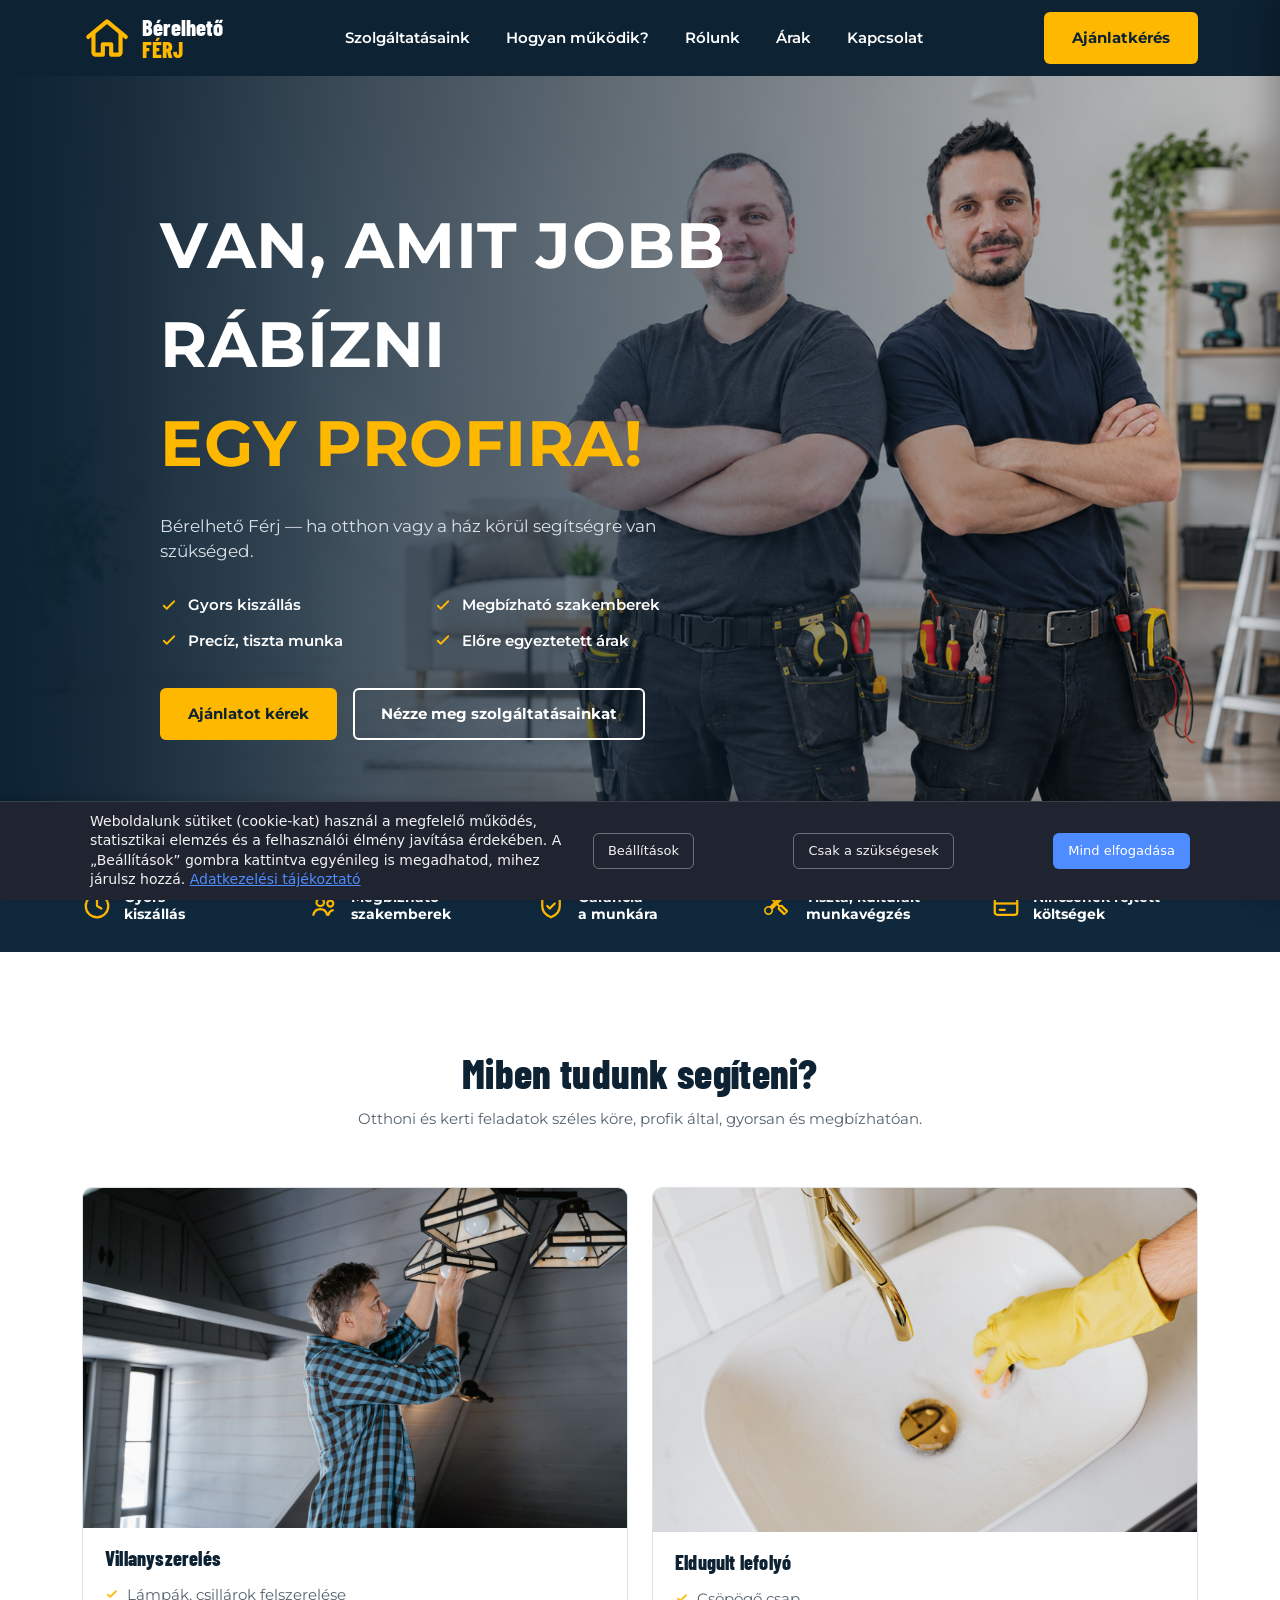
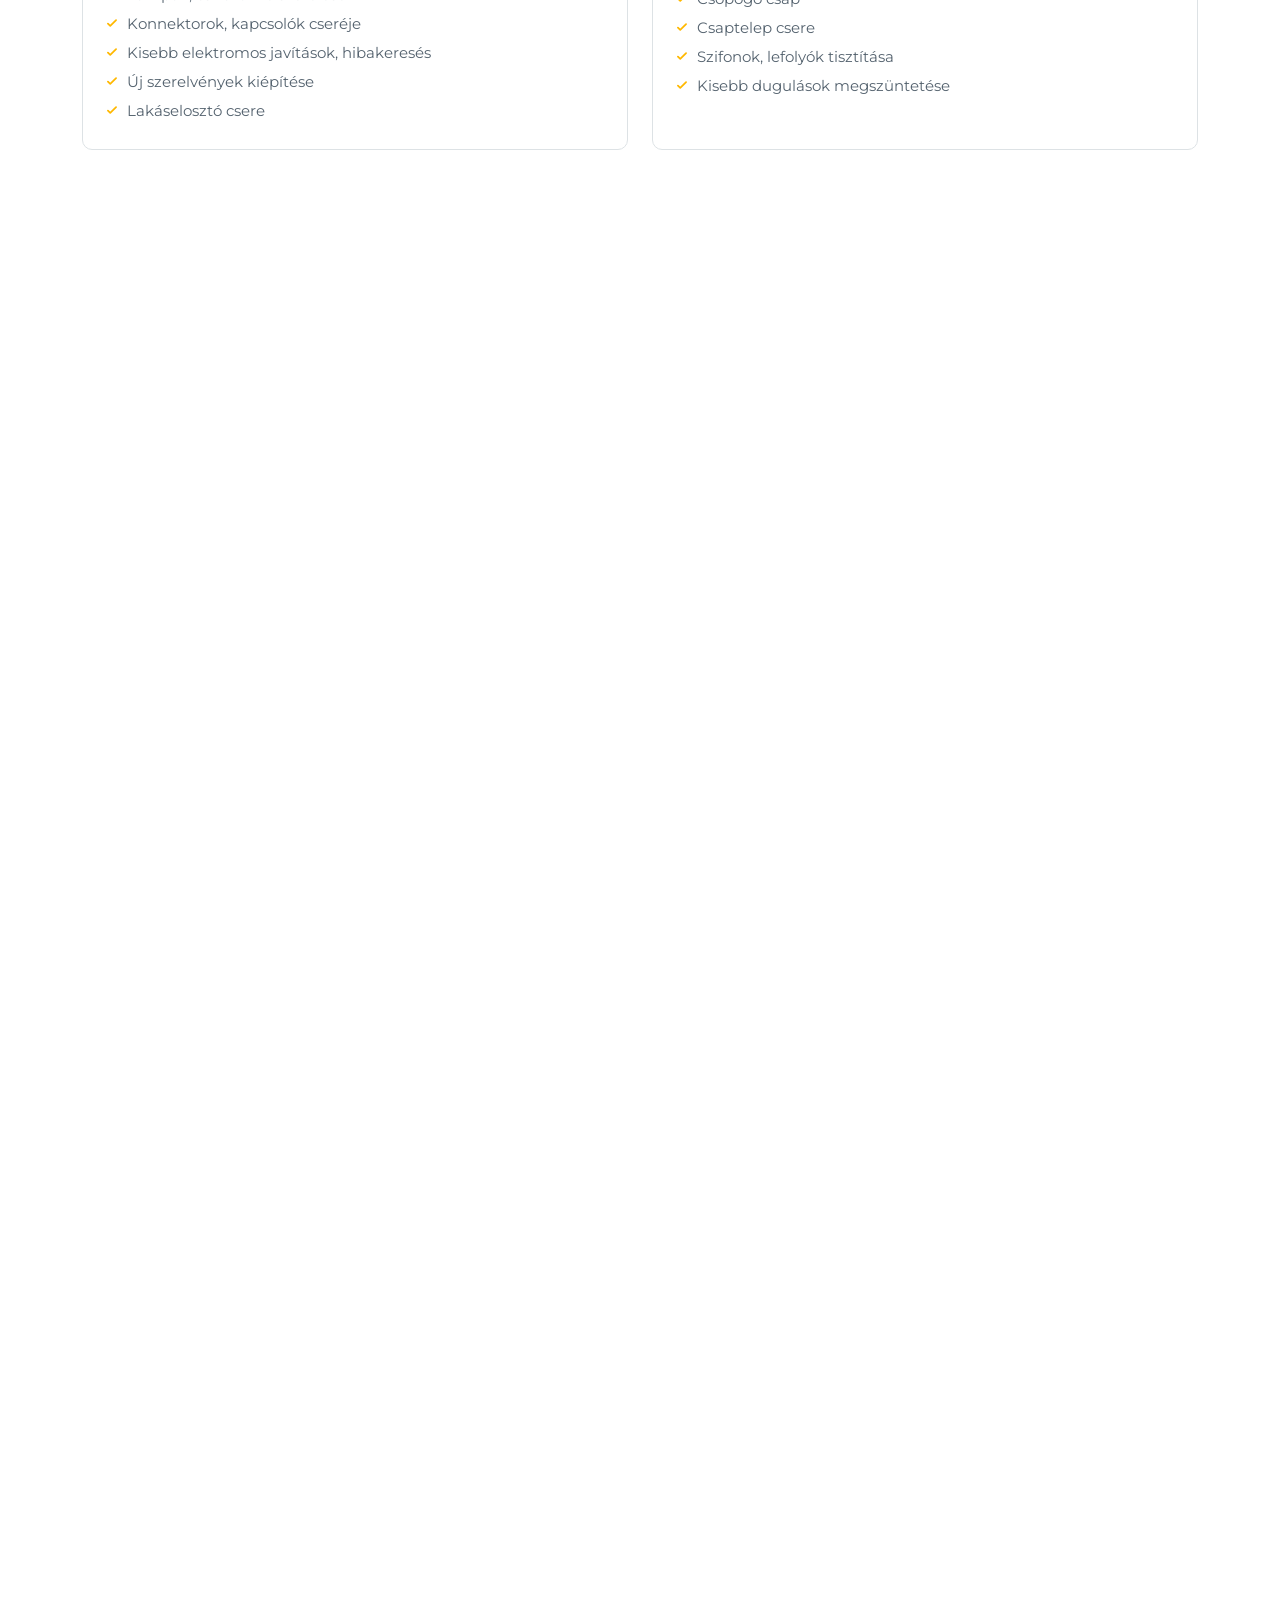
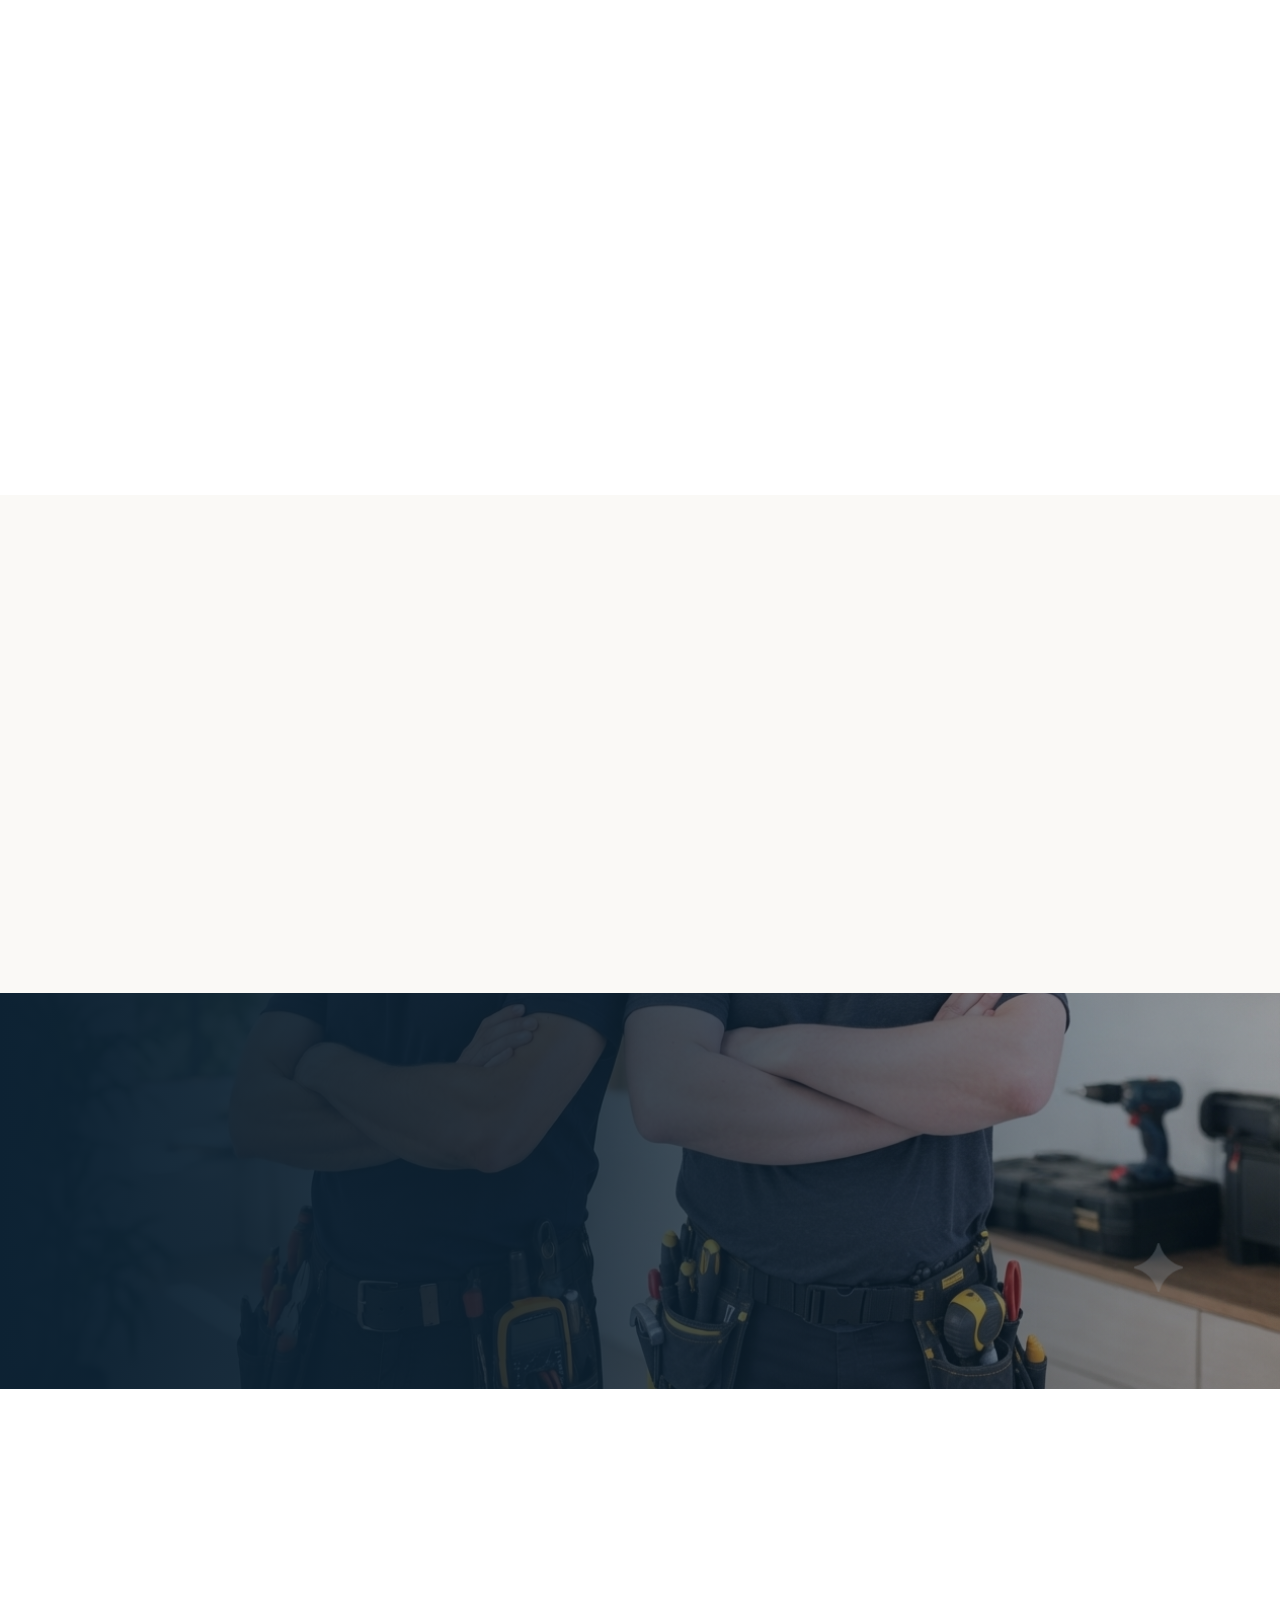
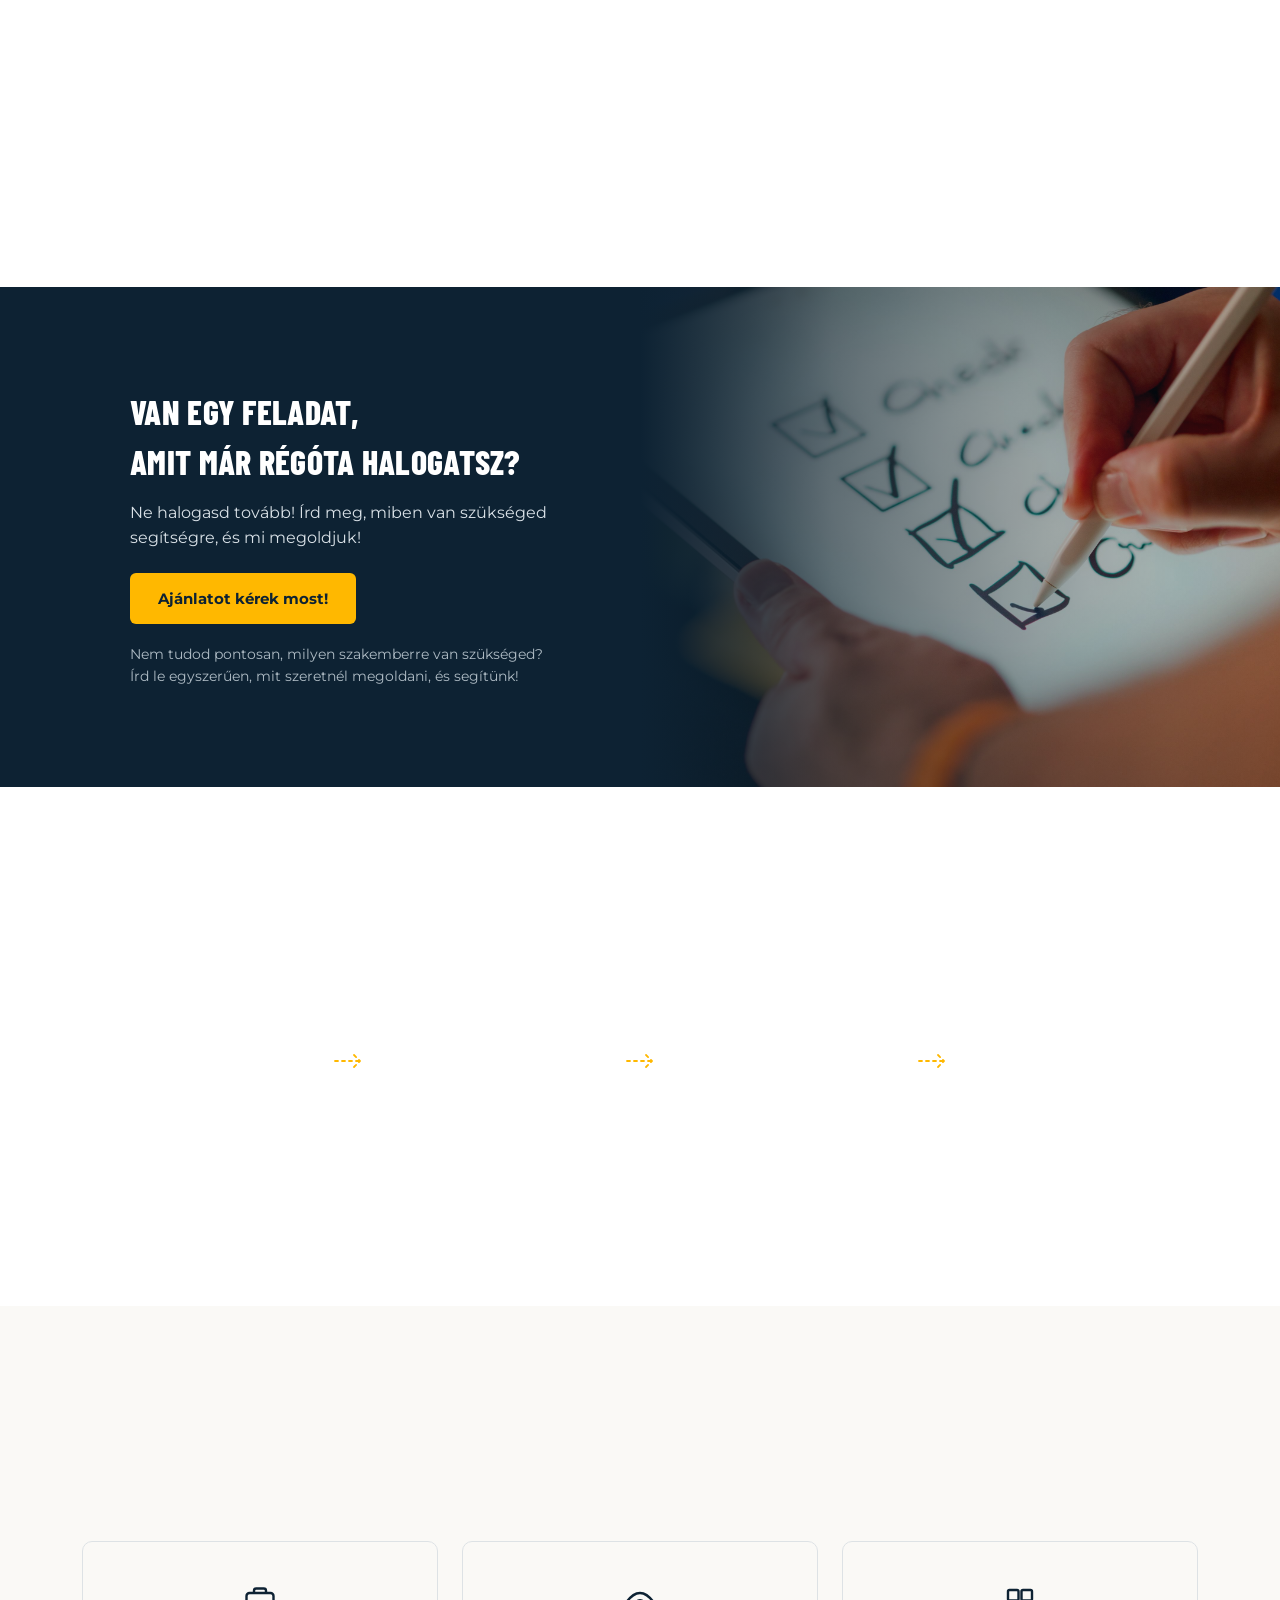
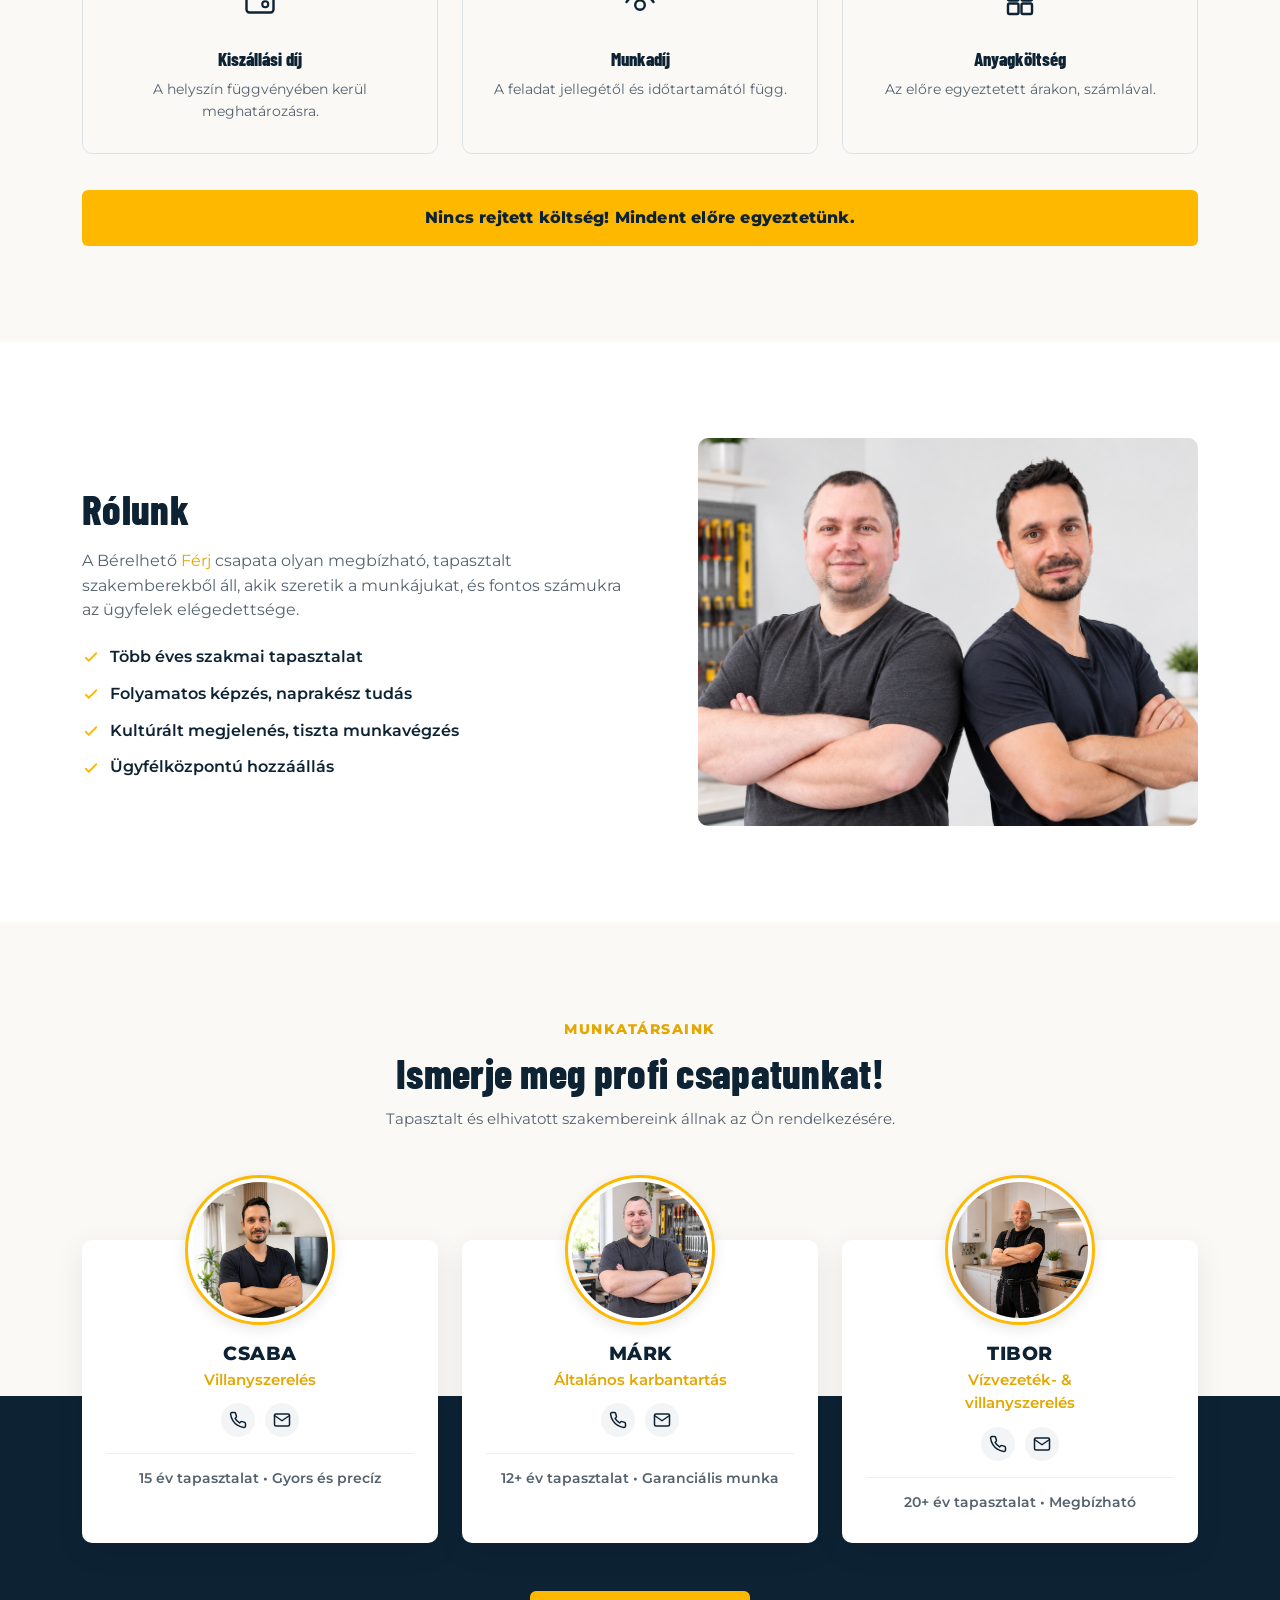
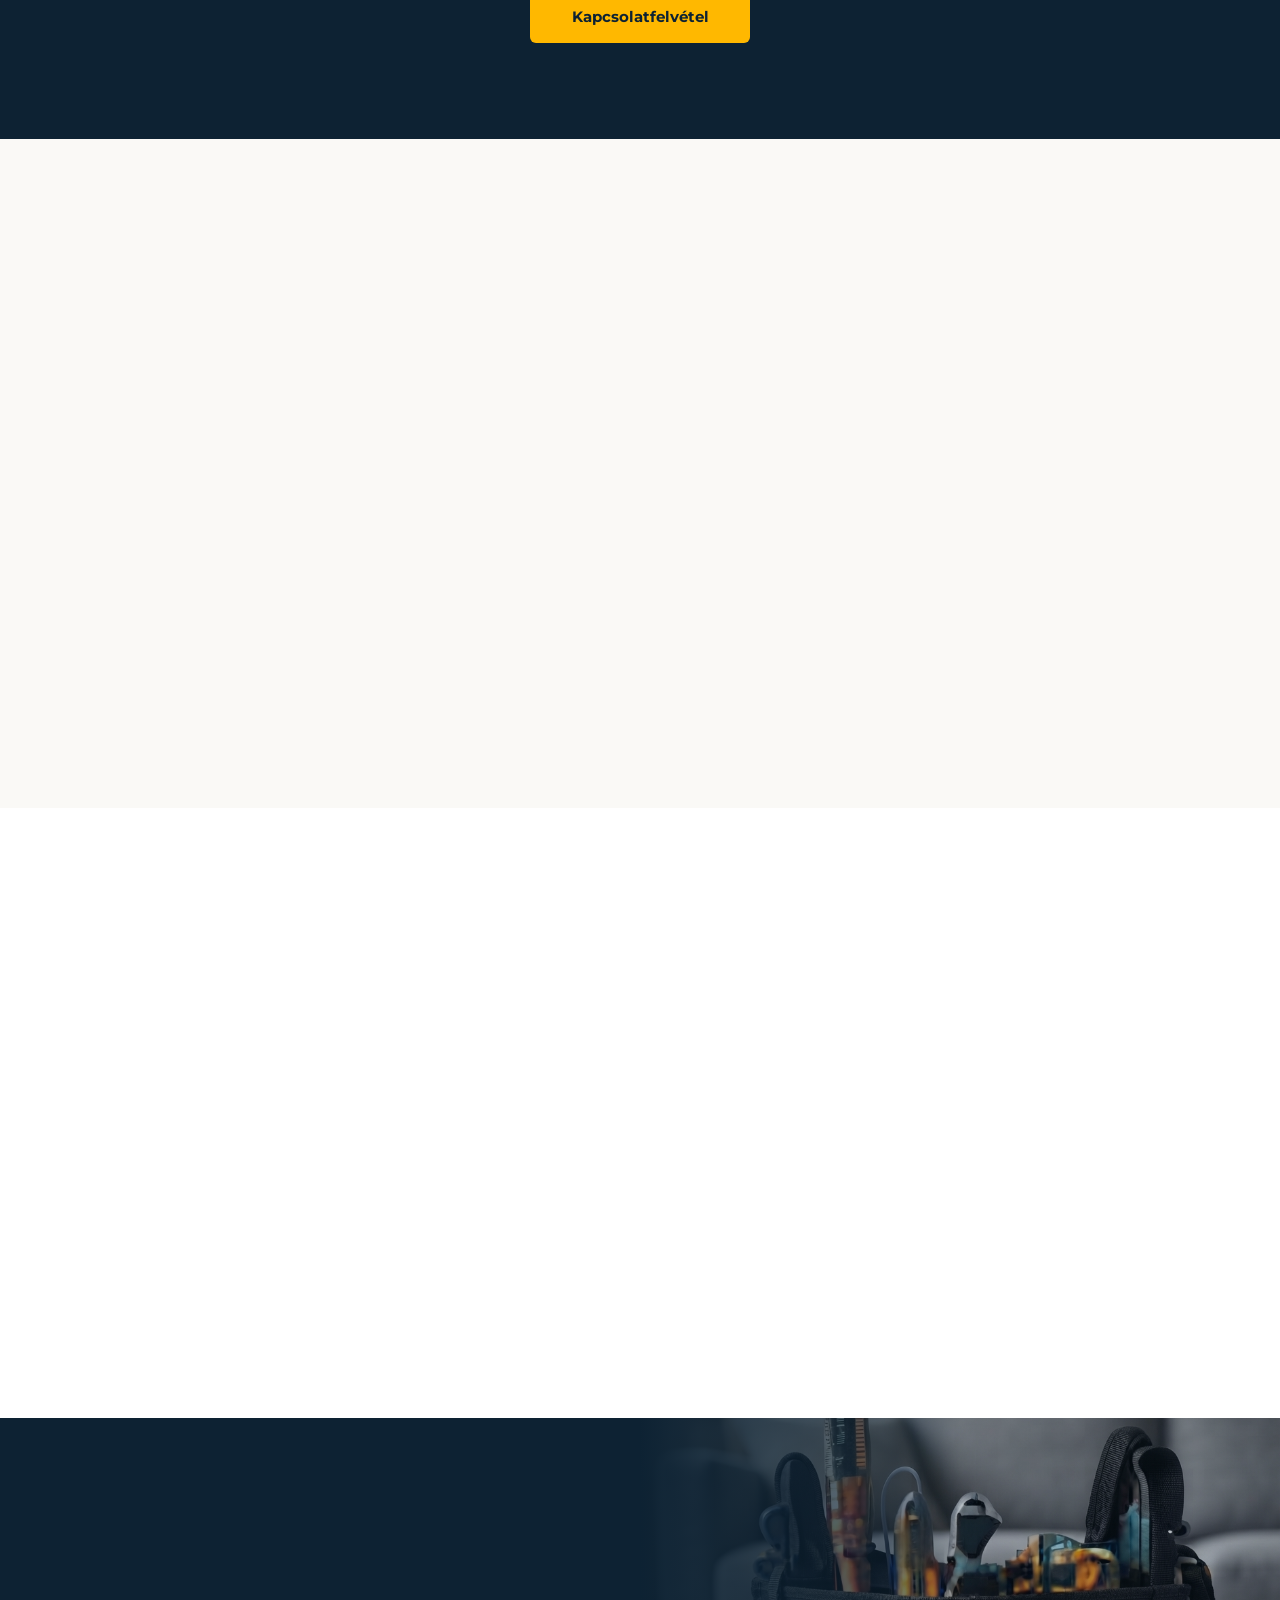
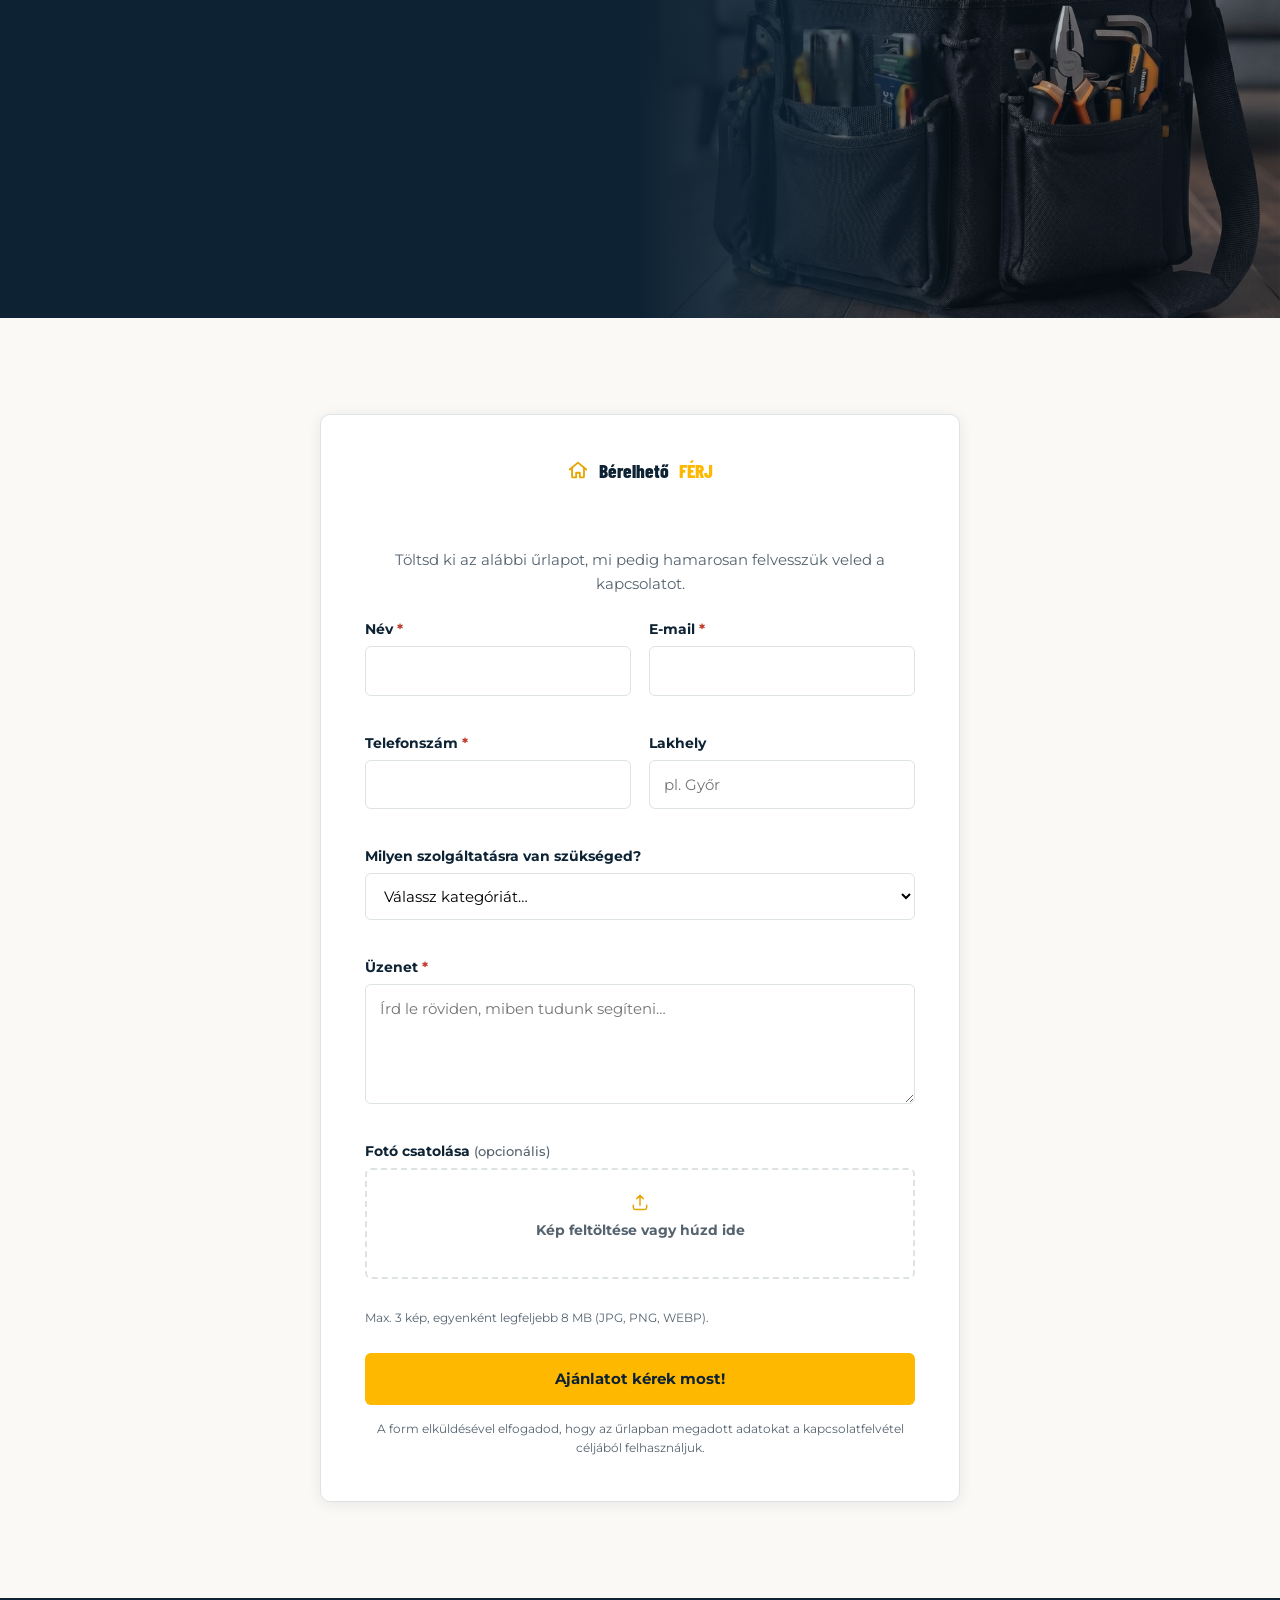
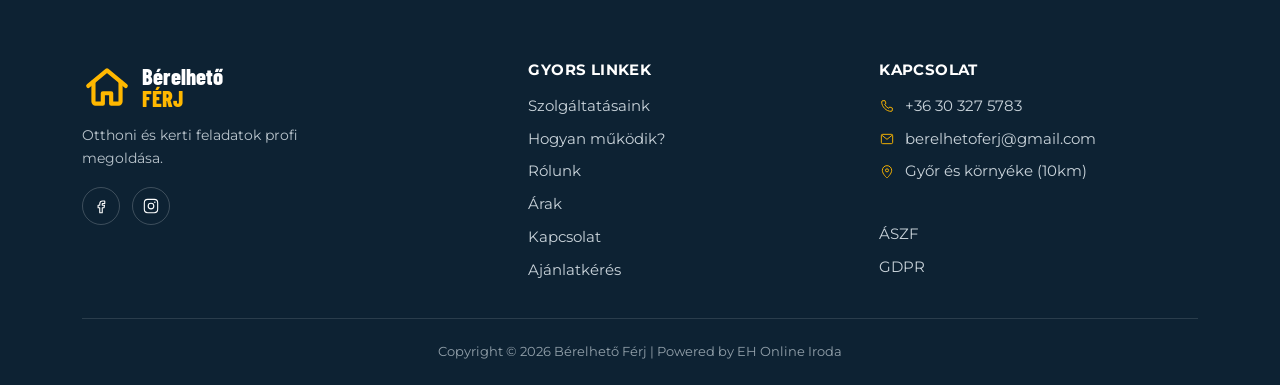
<file: index.html>
<!DOCTYPE html>
<html lang="hu">
<head>
<meta charset="UTF-8">
<meta name="viewport" content="width=device-width, initial-scale=1.0">
<title>Bérelhető Férj — Megbízható otthoni és kerti segítség Győrben</title>
<meta name="description" content="Villanyszerelés, vízszerelés, kerti munkák, bútorösszeszerelés és sok más otthoni feladat gyors, megbízható és tiszta elvégzése Győrben és környékén. Kérj ingyenes ajánlatot!">

<!-- Open Graph / Social Media Meta Tags -->
<meta property="og:type" content="website">
<meta property="og:site_name" content="Bérelhető Férj">
<meta property="og:url" content="https://berelhetoferj.hu/">
<meta property="og:title" content="Bérelhető Férj — Megbízható otthoni és kerti segítség Győrben">
<meta property="og:description" content="Villanyszerelés, vízszerelés, kerti munkák, bútorösszeszerelés és sok más otthoni feladat gyors, megbízható és tiszta elvégzése Győrben és környékén. Kérj ingyenes ajánlatot!">
<meta property="og:image" content="https://berelhetoferj.hu/images/meta_logo_bf.png?v=2">
<meta property="og:image:width" content="1200">
<meta property="og:image:height" content="630">
<meta property="og:locale" content="hu_HU">

<!-- Google Fonts: Barlow Condensed (címsorok) + Montserrat (törzsszöveg) -->
<link rel="preconnect" href="https://fonts.googleapis.com">
<link rel="preconnect" href="https://fonts.gstatic.com" crossorigin>
<link href="https://fonts.googleapis.com/css2?family=Barlow+Condensed:wght@700;800&family=Montserrat:wght@400;500;600;700;800&display=swap" rel="stylesheet">

<link rel="shortcut icon" href="https://berelhetoferj.hu/images/BF_logo_haz.png" type="image/png">
<link rel="icon" type="image/png" sizes="32x32" href="https://berelhetoferj.hu/images/BF_logo_haz.png">
<link rel="icon" type="image/png" sizes="16x16" href="https://berelhetoferj.hu/images/BF_logo_haz.png">
<link rel="apple-touch-icon" sizes="180x180" href="https://berelhetoferj.hu/images/BF_logo_haz.png">

<script type="application/ld+json">
{
  "@context": "https://schema.org",
  "@type": "WebSite",
  "name": "Bérelhető Férj",
  "url": "https://berelhetoferj.hu/"
}
</script>

	<!-- Süti kezelő banner -->
    <script src="js/cookie-consent.js"></script>

    <!-- Mérőkódok összekapcsolása a süti hozzájárulással -->
    <script>
      window.CCB_INTEGRATIONS_CONFIG = {
        googleAnalyticsId: "G-8GX90YJ783",
        facebookPixelId: "1879582559872892"
      };
    </script>
    
    <script src="js/cookie-consent-integrations.js"></script>

    <link rel="stylesheet" href="css/style.css">

    <!-- Google Search Console hitelesítő meta tag -->
    <meta name="google-site-verification" content="yEcXVjVeUPBAmQHOcJySM6yYIGI2klG_inpVsDItOJA" />

</head>

<body>

<a class="skip-link" href="#main">Ugrás a tartalomra</a>

<!-- ======================= HEADER ======================= -->
<header class="site-header">
  <div class="container">
    <a href="#top" class="logo" aria-label="Bérelhető Férj, kezdőlap">
      <svg class="logo-icon" width="50" height="50" viewBox="0 0 24 24" fill="none" aria-hidden="true">
        <path d="M3 11.5 12 4l9 7.5" stroke="currentColor" stroke-width="2" stroke-linecap="round" stroke-linejoin="round"/>
        <path d="M5.5 9.5V19a1 1 0 0 0 1 1H10v-5h4v5h3.5a1 1 0 0 0 1-1V9.5" stroke="currentColor" stroke-width="2" stroke-linecap="round" stroke-linejoin="round"/>
      </svg>
      <span>Bérelhető<br><span class="logo-accent">FÉRJ</span></span>
    </a>

    <nav class="main-nav" aria-label="Fő navigáció">
      <ul>
        <li><a href="#szolgaltatasok">Szolgáltatásaink</a></li>
        <li><a href="#hogyan-mukodik">Hogyan működik?</a></li>
        <li><a href="#rolunk">Rólunk</a></li>
        <li><a href="#arak">Árak</a></li>
        <li><a href="#kapcsolat">Kapcsolat</a></li>
      </ul>
    </nav>

    <a href="#ajanlatkeres" class="btn btn-primary header-cta desktop-only" data-event="cta">Ajánlatkérés</a>

    <button type="button" class="hamburger" id="hamburgerBtn" aria-expanded="false" aria-controls="mobileDrawer" aria-label="Menü megnyitása">
      <span></span><span></span><span></span>
    </button>
  </div>
</header>

<div class="backdrop" id="backdrop"></div>

<div class="mobile-drawer" id="mobileDrawer" role="dialog" aria-modal="true" aria-label="Mobil navigáció">
  <div class="mobile-drawer-head">
    <span class="logo" aria-hidden="true">
      <svg width="24" height="24" viewBox="0 0 24 24" fill="none"><path d="M3 11.5 12 4l9 7.5" stroke="#FFB800" stroke-width="2" stroke-linecap="round" stroke-linejoin="round"/></svg>
      Menü
    </span>
    <button type="button" class="mobile-drawer-close" id="drawerCloseBtn" aria-label="Menü bezárása">
      <svg width="22" height="22" viewBox="0 0 24 24" fill="none" aria-hidden="true"><path d="M6 6l12 12M18 6 6 18" stroke="currentColor" stroke-width="2" stroke-linecap="round"/></svg>
    </button>
  </div>
  <nav aria-label="Mobil navigáció">
    <ul>
      <li><a href="#szolgaltatasok">Szolgáltatásaink</a></li>
      <li><a href="#hogyan-mukodik">Hogyan működik?</a></li>
      <li><a href="#rolunk">Rólunk</a></li>
      <li><a href="#arak">Árak</a></li>
      <li><a href="#kapcsolat">Kapcsolat</a></li>
    </ul>
  </nav>
  <a href="#ajanlatkeres" class="btn btn-primary btn-block" data-event="cta">Ajánlatkérés</a>
</div>

<main id="main">

  <!-- ======================= HERO ======================= -->
<style>
  /* Ez a szabály CSAK a 992 képernyőszélesség feletti eszközökön (laptop, desktop) érvényesül 
  csak ez a konténer lett szélesebb és a szöveg kintebb hogy a kép jobban látszódjon !!!!!*/
  @media (min-width: 992px) {
    #top .container {
      max-width: 80% !important; /* Itt állíthatod be a kívánt szélességet */
    }
  }
</style>

  <section class="hero" id="top">
    <div class="hero-media" aria-hidden="true">
      <div class="image-placeholder" role="img" aria-label="Szakember a szerszámos műhelyében"><img src="images/Bérelhető férj_csapat01.png" alt="" loading="eager"></div>
    </div>
    <div class="container">
      <div class="hero-content">
        <h1 class="hero-title">Van, amit jobb<br>rábízni<br><span class="line-accent">egy profira!</span></h1>
        <p class="hero-subtitle">Bérelhető Férj — ha otthon vagy a ház körül segítségre van szükséged.</p>
        <ul class="hero-checklist">
          <li><svg width="18" height="18" viewBox="0 0 24 24" fill="none" aria-hidden="true"><path d="M5 13l4 4L19 7" stroke="currentColor" stroke-width="2.4" stroke-linecap="round" stroke-linejoin="round"/></svg>Gyors kiszállás</li>
          <li><svg width="18" height="18" viewBox="0 0 24 24" fill="none" aria-hidden="true"><path d="M5 13l4 4L19 7" stroke="currentColor" stroke-width="2.4" stroke-linecap="round" stroke-linejoin="round"/></svg>Megbízható szakemberek</li>
          <li><svg width="18" height="18" viewBox="0 0 24 24" fill="none" aria-hidden="true"><path d="M5 13l4 4L19 7" stroke="currentColor" stroke-width="2.4" stroke-linecap="round" stroke-linejoin="round"/></svg>Precíz, tiszta munka</li>
          <li><svg width="18" height="18" viewBox="0 0 24 24" fill="none" aria-hidden="true"><path d="M5 13l4 4L19 7" stroke="currentColor" stroke-width="2.4" stroke-linecap="round" stroke-linejoin="round"/></svg>Előre egyeztetett árak</li>
        </ul>
        <div class="hero-actions">
          <a href="#ajanlatkeres" class="btn btn-primary" data-event="cta">Ajánlatot kérek</a>
          <a href="#szolgaltatasok" class="btn btn-outline">Nézze meg szolgáltatásainkat</a>
        </div>
      </div>
    </div>
  </section>

  <!-- ======================= USP STRIP ======================= -->
  <section class="usp-strip" aria-label="Legfontosabb előnyeink">
    <div class="container">
      <div class="usp-item">
        <svg width="30" height="30" viewBox="0 0 24 24" fill="none" aria-hidden="true"><circle cx="12" cy="12" r="9" stroke="currentColor" stroke-width="1.8"/><path d="M12 7v5l3.5 2" stroke="currentColor" stroke-width="1.8" stroke-linecap="round" stroke-linejoin="round"/></svg>
        <span>Gyors<br>kiszállás</span>
      </div>
      <div class="usp-item">
        <svg width="30" height="30" viewBox="0 0 24 24" fill="none" aria-hidden="true"><circle cx="9" cy="9" r="3" stroke="currentColor" stroke-width="1.8"/><path d="M3.5 19c.8-3 3-4.5 5.5-4.5S13.7 16 14.5 19" stroke="currentColor" stroke-width="1.8" stroke-linecap="round"/><circle cx="17" cy="10" r="2.4" stroke="currentColor" stroke-width="1.8"/><path d="M15.5 19c.5-2 1.8-3.3 3.5-3.6" stroke="currentColor" stroke-width="1.8" stroke-linecap="round"/></svg>
        <span>Megbízható<br>szakemberek</span>
      </div>
      <div class="usp-item">
        <svg width="30" height="30" viewBox="0 0 24 24" fill="none" aria-hidden="true"><path d="M12 3l7 3v6c0 4.5-3 7.5-7 9-4-1.5-7-4.5-7-9V6l7-3Z" stroke="currentColor" stroke-width="1.8" stroke-linejoin="round"/><path d="M9 12l2 2 4-4" stroke="currentColor" stroke-width="1.8" stroke-linecap="round" stroke-linejoin="round"/></svg>
        <span>Garancia<br>a munkára</span>
      </div>
      <div class="usp-item">
        <svg style="align-items: center;" width="30" height="30" viewBox="0 0 20 20" fill="currentColor" aria-hidden="true"><path d="M1 0 0 1l2.2 3.081a1 1 0 0 0 .815.419h.07a1 1 0 0 1 .708.293l2.675 2.675-2.617 2.654A3.003 3.003 0 0 0 0 13a3 3 0 1 0 5.878-.851l2.654-2.617.968.968-.305.914a1 1 0 0 0 .242 1.023l3.27 3.27a.997.997 0 0 0 1.414 0l1.586-1.586a.997.997 0 0 0 0-1.414l-3.27-3.27a1 1 0 0 0-1.023-.242L10.5 9.5l-.96-.96 2.68-2.643A3.005 3.005 0 0 0 16 3q0-.405-.102-.777l-2.14 2.141L12 4l-.364-1.757L13.777.102a3 3 0 0 0-3.675 3.68L7.462 6.46 4.793 3.793a1 1 0 0 1-.293-.707v-.071a1 1 0 0 0-.419-.814zm9.646 10.646a.5.5 0 0 1 .708 0l2.914 2.915a.5.5 0 0 1-.707.707l-2.915-2.914a.5.5 0 0 1 0-.708M3 11l.471.242.529.026.287.445.445.287.026.529L5 13l-.242.471-.026.529-.445.287-.287.445-.529.026L3 15l-.471-.242L2 14.732l-.287-.445L1.268 14l-.026-.529L1 13l.242-.471.026-.529.445-.287.287-.445.529-.026z"/></svg>        
        <span>Tiszta, kultúrált<br>munkavégzés</span>
      </div>
      <div class="usp-item">
        <svg width="30" height="30" viewBox="0 0 24 24" fill="none" aria-hidden="true"><rect x="3" y="6" width="18" height="13" rx="2" stroke="currentColor" stroke-width="1.8"/><path d="M3 10h18" stroke="currentColor" stroke-width="1.8"/><path d="M7 15h4" stroke="currentColor" stroke-width="1.8" stroke-linecap="round"/></svg>
        <span>Nincsenek rejtett<br>költségek</span>
      </div>
    </div>
  </section>

    <!-- ======================= SZOLGÁLTATÁSAINK ======================= -->
  <section class="section-pad" id="szolgaltatasok">
    <div class="container">
      <div class="section-head reveal">
        <h2 style="color: #0D2233;">Miben tudunk segíteni?</h2>
        <p class="section-intro">Otthoni és kerti feladatok széles köre, profik által, gyorsan és megbízhatóan.</p>
      </div>

      <div class="services-grid">
        <article class="service-card reveal">
          <div class="image-placeholder" role="img" aria-label="Villanyszerelési munka"><img src="images/villanyszerelés.jpg" alt="" loading="eager"></div>
          <div class="service-card-body">
            <h3>Villanyszerelés</h3>
            <ul>
              <li><svg width="14" height="14" viewBox="0 0 24 24" fill="none" aria-hidden="true"><path d="M5 13l4 4L19 7" stroke="currentColor" stroke-width="3" stroke-linecap="round" stroke-linejoin="round"/></svg>Lámpák, csillárok felszerelése</li>
              <li><svg width="14" height="14" viewBox="0 0 24 24" fill="none" aria-hidden="true"><path d="M5 13l4 4L19 7" stroke="currentColor" stroke-width="3" stroke-linecap="round" stroke-linejoin="round"/></svg>Konnektorok, kapcsolók cseréje</li>
              <li><svg width="14" height="14" viewBox="0 0 24 24" fill="none" aria-hidden="true"><path d="M5 13l4 4L19 7" stroke="currentColor" stroke-width="3" stroke-linecap="round" stroke-linejoin="round"/></svg>Kisebb elektromos javítások, hibakeresés</li>
              <li><svg width="14" height="14" viewBox="0 0 24 24" fill="none" aria-hidden="true"><path d="M5 13l4 4L19 7" stroke="currentColor" stroke-width="3" stroke-linecap="round" stroke-linejoin="round"/></svg>Új szerelvények kiépítése</li>
              <li><svg width="14" height="14" viewBox="0 0 24 24" fill="none" aria-hidden="true"><path d="M5 13l4 4L19 7" stroke="currentColor" stroke-width="3" stroke-linecap="round" stroke-linejoin="round"/></svg>Lakáselosztó csere</li>
            </ul>
          </div>
        </article>

       

         <article class="service-card reveal">
          <div class="image-placeholder" role="img" aria-label="Eldugult lefolyó javítása"><img src="images/lefolyó.jpg" alt="" loading="eager"></div>
          <div class="service-card-body">
            <h3>Eldugult lefolyó</h3>
            <ul>
              <li><svg width="14" height="14" viewBox="0 0 24 24" fill="none" aria-hidden="true"><path d="M5 13l4 4L19 7" stroke="currentColor" stroke-width="3" stroke-linecap="round" stroke-linejoin="round"/></svg>Csöpögő csap</li>
              <li><svg width="14" height="14" viewBox="0 0 24 24" fill="none" aria-hidden="true"><path d="M5 13l4 4L19 7" stroke="currentColor" stroke-width="3" stroke-linecap="round" stroke-linejoin="round"/></svg>Csaptelep csere</li>
              <li><svg width="14" height="14" viewBox="0 0 24 24" fill="none" aria-hidden="true"><path d="M5 13l4 4L19 7" stroke="currentColor" stroke-width="3" stroke-linecap="round" stroke-linejoin="round"/></svg>Szifonok, lefolyók tisztítása</li>
              <li><svg width="14" height="14" viewBox="0 0 24 24" fill="none" aria-hidden="true"><path d="M5 13l4 4L19 7" stroke="currentColor" stroke-width="3" stroke-linecap="round" stroke-linejoin="round"/></svg>Kisebb dugulások megszüntetése</li>
           	  <br>
			</ul>
          </div>
        </article>

        <article class="service-card reveal">
          <div class="image-placeholder" role="img" aria-label="Bútor összeszerelés"><img src="images/butor.jpg" alt="" loading="eager"></div>
          <div class="service-card-body">
            <h3>Bútor összeszerelés</h3>
            <ul>
              <li><svg width="14" height="14" viewBox="0 0 24 24" fill="none" aria-hidden="true"><path d="M5 13l4 4L19 7" stroke="currentColor" stroke-width="3" stroke-linecap="round" stroke-linejoin="round"/></svg>Laprasszerelt bútorok összeszerelése</li>
              <li><svg width="14" height="14" viewBox="0 0 24 24" fill="none" aria-hidden="true"><path d="M5 13l4 4L19 7" stroke="currentColor" stroke-width="3" stroke-linecap="round" stroke-linejoin="round"/></svg>Fogantyúk, zsanérok szerelése</li>
              <li><svg width="14" height="14" viewBox="0 0 24 24" fill="none" aria-hidden="true"><path d="M5 13l4 4L19 7" stroke="currentColor" stroke-width="3" stroke-linecap="round" stroke-linejoin="round"/></svg>Polcok, szekrények rögzítése</li>
              <li><svg width="14" height="14" viewBox="0 0 24 24" fill="none" aria-hidden="true"><path d="M5 13l4 4L19 7" stroke="currentColor" stroke-width="3" stroke-linecap="round" stroke-linejoin="round"/></svg>Hibakeresés, javítás</li>
            </ul>
          </div>
        </article>

        <article class="service-card reveal">
          <div class="image-placeholder" role="img" aria-label="Karbantartás, javítás"><img src="images/karbantartás.jpg" alt="" loading="eager"></div>
          <div class="service-card-body">
            <h3>Karbantartás, javítás</h3>
            <ul>
              <li><svg width="14" height="14" viewBox="0 0 24 24" fill="none" aria-hidden="true"><path d="M5 13l4 4L19 7" stroke="currentColor" stroke-width="3" stroke-linecap="round" stroke-linejoin="round"/></svg>Ajtók, ablakok beállítása</li>
              <li><svg width="14" height="14" viewBox="0 0 24 24" fill="none" aria-hidden="true"><path d="M5 13l4 4L19 7" stroke="currentColor" stroke-width="3" stroke-linecap="round" stroke-linejoin="round"/></svg>Kilincsek, zárak cseréje</li>
              <li><svg width="14" height="14" viewBox="0 0 24 24" fill="none" aria-hidden="true"><path d="M5 13l4 4L19 7" stroke="currentColor" stroke-width="3" stroke-linecap="round" stroke-linejoin="round"/></svg>Polcok, képek felszerelése</li>
              <li><svg width="14" height="14" viewBox="0 0 24 24" fill="none" aria-hidden="true"><path d="M5 13l4 4L19 7" stroke="currentColor" stroke-width="3" stroke-linecap="round" stroke-linejoin="round"/></svg>Fúrás, rögzítés, szerelés</li>
            </ul>
          </div>
        </article>


        <article class="service-card reveal">
          <div class="image-placeholder" role="img" aria-label="Kerti munkák"><img src="images/kerti_munka.png" alt="" loading="eager"></div>
          <div class="service-card-body">
            <h3>Kerti munkák</h3>
            <ul>
              <li><svg width="14" height="14" viewBox="0 0 24 24" fill="none" aria-hidden="true"><path d="M5 13l4 4L19 7" stroke="currentColor" stroke-width="3" stroke-linecap="round" stroke-linejoin="round"/></svg>Fűnyírás, sövénynyírás</li>
              <li><svg width="14" height="14" viewBox="0 0 24 24" fill="none" aria-hidden="true"><path d="M5 13l4 4L19 7" stroke="currentColor" stroke-width="3" stroke-linecap="round" stroke-linejoin="round"/></svg>Metszés, gyomirtás</li>
              <li><svg width="14" height="14" viewBox="0 0 24 24" fill="none" aria-hidden="true"><path d="M5 13l4 4L19 7" stroke="currentColor" stroke-width="3" stroke-linecap="round" stroke-linejoin="round"/></svg>Kert rendbetétele</li>
              <li><svg width="14" height="14" viewBox="0 0 24 24" fill="none" aria-hidden="true"><path d="M5 13l4 4L19 7" stroke="currentColor" stroke-width="3" stroke-linecap="round" stroke-linejoin="round"/></svg>Szezonális kerti munkák</li>
              <li><svg width="14" height="14" viewBox="0 0 24 24" fill="none" aria-hidden="true"><path d="M5 13l4 4L19 7" stroke="currentColor" stroke-width="3" stroke-linecap="round" stroke-linejoin="round"/></svg>Fakivágás</li>
            </ul>
          </div>
        </article>

        <article class="service-card reveal">
          <div class="image-placeholder" role="img" aria-label="Autó szerviz"><img src="images/auto.service.jpg" alt="" loading="eager"></div>
          <div class="service-card-body">
            <h3>Autó szerviz</h3>
            <ul>
              <li><svg width="14" height="14" viewBox="0 0 24 24" fill="none" aria-hidden="true"><path d="M5 13l4 4L19 7" stroke="currentColor" stroke-width="3" stroke-linecap="round" stroke-linejoin="round"/></svg>Gyors szerviz - helyszíni kiszállás, hibafelmérés</li>
              <li><svg width="14" height="14" viewBox="0 0 24 24" fill="none" aria-hidden="true"><path d="M5 13l4 4L19 7" stroke="currentColor" stroke-width="3" stroke-linecap="round" stroke-linejoin="round"/></svg>Olajcsere, Kerékcsere</li>
              <li><svg width="14" height="14" viewBox="0 0 24 24" fill="none" aria-hidden="true"><path d="M5 13l4 4L19 7" stroke="currentColor" stroke-width="3" stroke-linecap="round" stroke-linejoin="round"/></svg>Fék-, Futómű javítás</li>
              <li><svg width="14" height="14" viewBox="0 0 24 24" fill="none" aria-hidden="true"><path d="M5 13l4 4L19 7" stroke="currentColor" stroke-width="3" stroke-linecap="round" stroke-linejoin="round"/></svg>Műszakira felkészítés & vizsgáztatás</li>
              <br>
            </ul>
          </div>
        </article>

        <article class="service-card reveal">
          <div class="image-placeholder" role="img" aria-label="Lomtalanítás"><img src="images/lomtalanítás.jpg" alt="" loading="eager"></div>
          <div class="service-card-body">
            <h3>Lomtalanítás</h3>
            <ul>
              <li><svg width="14" height="14" viewBox="0 0 24 24" fill="none" aria-hidden="true"><path d="M5 13l4 4L19 7" stroke="currentColor" stroke-width="3" stroke-linecap="round" stroke-linejoin="round"/></svg>Rakodás</li>
              <li><svg width="14" height="14" viewBox="0 0 24 24" fill="none" aria-hidden="true"><path d="M5 13l4 4L19 7" stroke="currentColor" stroke-width="3" stroke-linecap="round" stroke-linejoin="round"/></svg>Elszállítás</li>
              <li><svg width="14" height="14" viewBox="0 0 24 24" fill="none" aria-hidden="true"><path d="M5 13l4 4L19 7" stroke="currentColor" stroke-width="3" stroke-linecap="round" stroke-linejoin="round"/></svg>Felesleges bútorok, tárgyak elszállítása</li>
              <li><svg width="14" height="14" viewBox="0 0 24 24" fill="none" aria-hidden="true"><path d="M5 13l4 4L19 7" stroke="currentColor" stroke-width="3" stroke-linecap="round" stroke-linejoin="round"/></svg>Pince, padlás, garázs ürítése</li>
            </ul>
          </div>
        </article>

       

        <article class="service-card reveal">
          <div class="image-placeholder" role="img" aria-label="Egyéb apróságok"><img src="images/egyéb.jpg" alt="" loading="eager"></div>
          <div class="service-card-body">
            <h3>Egyéb apróságok</h3>
            <ul>
              <li><svg width="14" height="14" viewBox="0 0 24 24" fill="none" aria-hidden="true"><path d="M5 13l4 4L19 7" stroke="currentColor" stroke-width="3" stroke-linecap="round" stroke-linejoin="round"/></svg>Kisebb lakatos munkák</li>
              <li><svg width="14" height="14" viewBox="0 0 24 24" fill="none" aria-hidden="true"><path d="M5 13l4 4L19 7" stroke="currentColor" stroke-width="3" stroke-linecap="round" stroke-linejoin="round"/></svg>Kisebb kőműves munkák</li>
              <li><svg width="14" height="14" viewBox="0 0 24 24" fill="none" aria-hidden="true"><path d="M5 13l4 4L19 7" stroke="currentColor" stroke-width="3" stroke-linecap="round" stroke-linejoin="round"/></svg>Ami "apró", de időigényes</li>
              <li><path d="M5 13l4 4L19 7" stroke="currentColor" stroke-width="3" stroke-linecap="round" stroke-linejoin="round"/><br></li>
            </ul>
          </div>
        </article>
      </div>

      <div class="cta-banner reveal">
        <div class="cta-banner-text">
          <p>Nem találod a feladatod?</p>
          <span>Írd meg, hogy miben van szükséged segítségre! Ha megoldható, találunk rá embert.</span>
        </div>
        <a href="#ajanlatkeres" class="btn btn-primary" data-event="cta">Írj nekünk most!</a>
      </div>
    </div>
  </section>

  <!-- ======================= MIÉRT MINKET ======================= -->
  <section class="section-pad bg-offwhite">
    <div class="container">
      <div class="section-head reveal">
        <h2 style="color: #0D2233;">Miért minket válasszon?</h2>
        <p class="section-intro">Mert mi nem csak ígérünk, hanem meg is csináljuk!</p>
      </div>
      <div class="why-grid">
        <div class="why-item reveal">
          <div class="icon-badge"><svg width="40" height="40" viewBox="0 0 24 24" fill="none" aria-hidden="true"><path d="M9 18h6M10 21h4M12 3a6 6 0 0 0-3.6 10.8c.4.3.6.8.6 1.3V16h6v-.9c0-.5.2-1 .6-1.3A6 6 0 0 0 12 3Z" stroke="currentColor" stroke-width="1.6" stroke-linecap="round" stroke-linejoin="round"/></svg></div>
          <h3>Megbízható szakemberek</h3>
          <p>Ellenőrzött, tapasztalt szakemberek dolgoznak.</p>
        </div>
        <div class="why-item reveal">
          <div class="icon-badge"><svg width="40" height="40" viewBox="0 0 24 24" fill="none" aria-hidden="true"><circle cx="12" cy="12" r="9" stroke="currentColor" stroke-width="1.6"/><path d="M12 7v5l3.5 2" stroke="currentColor" stroke-width="1.6" stroke-linecap="round" stroke-linejoin="round"/></svg></div>
          <h3>Pontos érkezés</h3>
          <p>Az idő értékes, ezért tartjuk a megbeszélt időpontot.</p>
        </div>
        <div class="why-item reveal">
        <div class="icon-badge"><svg width="40" height="40" viewBox="0 0 24 24" fill="none" aria-hidden="true"><rect x="2" y="6" width="20" height="12" rx="2" stroke="currentColor" stroke-width="1.6"/><circle cx="12" cy="12" r="2" stroke="currentColor" stroke-width="1.6"/><path d="M6 12h.01M18 12h.01" stroke="currentColor" stroke-width="1.6" stroke-linecap="round"/></svg></div>          <h3>Előre egyeztetett árak</h3>
          <p>Nincsenek rejtett költségek, előre tudod, mire számíthatsz.</p>
        </div>
        <div class="why-item reveal">
          <div class="icon-badge"><svg width="40" height="40" viewBox="0 0 24 24" fill="none" aria-hidden="true"><circle cx="8.5" cy="8" r="2.5" stroke="currentColor" stroke-width="1.6"/><path d="M3.5 18c.7-2.8 2.6-4.2 5-4.2s4.3 1.4 5 4.2" stroke="currentColor" stroke-width="1.6" stroke-linecap="round"/><circle cx="16.5" cy="9" r="2" stroke="currentColor" stroke-width="1.6"/><path d="M15 13.5c1.9.2 3.3 1.4 3.9 3.6" stroke="currentColor" stroke-width="1.6" stroke-linecap="round"/></svg></div>
          <h3>Tiszta munkavégzés</h3>
          <p>Nem hagyunk magunk után rendetlenséget.</p>
        </div>
        <div class="why-item reveal">
          <div class="icon-badge"><svg width="40" height="40" viewBox="0 0 24 24" fill="none" aria-hidden="true"><path d="M12 3l7 3v6c0 4.5-3 7.5-7 9-4-1.5-7-4.5-7-9V6l7-3Z" stroke="currentColor" stroke-width="1.6" stroke-linejoin="round"/><path d="M9 12l2 2 4-4" stroke="currentColor" stroke-width="1.6" stroke-linecap="round" stroke-linejoin="round"/></svg></div>
          <h3>Garancia</h3>
          <p>A munkánkra vállalunk garanciát.</p>
        </div>
      </div>
    </div>
  </section>

  <!-- ======================= NINCS FÉRJ / VAN FÉRJ ======================= -->
  <section class="split-banner">
    <div class="split-banner-media" aria-hidden="true">
      <div class="image-placeholder" role="img" aria-label="Szakember karba tett kézzel"><img src="images/Bérelhető férj_Csapat3.png" alt="" loading="eager"></div>
    </div>
    <div class="container">
      <div class="split-banner-content reveal">
        <h2>Nincs férj?<br><span class="accent-yellow" style="font-size: 55px;">Van férj!</span><br>Csak bérelhető 🙂</h2>
        <p>A férj, aki nem kérdezi meg: „Ez tényleg sürgős?” Megcsináljuk, amit otthon már mindenki kerül.</p>
      </div>
    </div>
  </section>

  <!-- ======================= KINEK HASZNOS ======================= -->
  <section class="section-pad">
    <div class="container">
      <div class="section-head reveal">
        <h2 style="color: #0D2233;">Kinek lehet ez hasznos?</h2>
        <p class="section-intro">Mindenkinek, akinek fontos az idő, a kényelem és a megbízhatóság!</p>
      </div>
      <div class="who-grid">
        <div class="who-item reveal">
          <div class="icon-badge"><svg xmlns="http://www.w3.org/2000/svg" width="40" height="40" viewBox="0 0 24 24" fill="none" stroke="currentColor" stroke-width="2" stroke-linecap="round" stroke-linejoin="round" class="icon icon-tabler icons-tabler-outline icon-tabler-woman">
	<path stroke="none" d="M0 0h24v24H0z" fill="none" />
	<path d="M10 16v5" />
	<path d="M14 16v5" />
	<path d="M8 16h8l-2 -7h-4l-2 7" />
	<path d="M5 11c1.667 -1.333 3.333 -2 5 -2" />
	<path d="M19 11c-1.667 -1.333 -3.333 -2 -5 -2" />
	<path d="M10 4a2 2 0 1 0 4 0a2 2 0 1 0 -4 0" />
</svg></div>
          <h3>Türelmetlen háziasszonyok</h3>
          <p>Van egy csomó apró feladat, ami már hónapok óta tolódik? Bízd ránk!</p>
        </div>
        <div class="who-item reveal">
          <div class="icon-badge"><svg xmlns="http://www.w3.org/2000/svg" width="40" height="40" viewBox="0 0 24 24" fill="none" stroke="currentColor" stroke-width="2" stroke-linecap="round" stroke-linejoin="round" class="icon icon-tabler icons-tabler-outline icon-tabler-old">
	<path stroke="none" d="M0 0h24v24H0z" fill="none" />
	<path d="M11 21l-1 -4l-2 -3v-6" />
	<path d="M5 14l-1 -3l4 -3l3 2l3 .5" />
	<path d="M7 4a1 1 0 1 0 2 0a1 1 0 1 0 -2 0" />
	<path d="M7 17l-2 4" />
	<path d="M16 21v-8.5a1.5 1.5 0 0 1 3 0v.5" />
</svg></div>
          <h3>Idős emberek</h3>
          <p>A nehezebb, vagy szereléssel járó feladatokat mi megoldjuk.</p>
        </div>
        <div class="who-item reveal">
          <div class="icon-badge"><svg width="40" height="40" viewBox="0 0 24 24" fill="none" aria-hidden="true"><circle cx="7" cy="5" r="2" fill="currentColor"/><path fill="currentColor" d="M7 8c-2.1 0-3.8 1.7-3.8 3.8v3.7c0 .5.4.9.9.9h.6v4.1c0 .5.4.9.9.9h3c.5 0 .9-.4.9-.9v-4.1h.4c.5 0 .9-.4.9-.9v-3.7C10.8 9.7 9.1 8 7 8Z"/><circle cx="17" cy="5" r="2" fill="currentColor"/>
      <path fill="currentColor" d="M17 8c-2.1 0-3.8 1.7-3.8 3.8v3.7c0 .5.4.9.9.9h.6v4.1c0 .5.4.9.9.9h3c.5 0 .9-.4.9-.9v-4.1h.4c.5 0 .9-.4.9-.9v-3.7C20.8 9.7 19.1 8 17 8Z"/>
      <circle cx="12" cy="8" r="1.6" fill="currentColor"/>
      <path fill="currentColor" d="M12 10.4c-1.7 0-3 1.4-3 3v3c0 .4.3.7.7.7h.5v3.3c0 .4.3.7.7.7h2.2c.4 0 .7-.3.7-.7v-3.3h.5c.4 0 .7-.3.7-.7v-3c0-1.6-1.3-3-3-3Z"/>
    </svg></div>
          <h3>Családok</h3>
          <p>A munka, a gyerekek és a háztartás mellett nem fér bele minden.</p>
        </div>
        <div class="who-item reveal">
          <div class="icon-badge"><svg width="40" height="40" viewBox="0 0 24 24" fill="none" aria-hidden="true"><circle cx="7" cy="4" r="1.3" fill="currentColor"/><circle cx="12" cy="3" r="1.3" fill="currentColor"/><circle cx="17" cy="4" r="1.3" fill="currentColor"/><circle cx="9.5" cy="7.5" r="1.3" fill="currentColor"/><circle cx="14.5" cy="7.5" r="1.3" fill="currentColor"/><circle cx="8.5" cy="13" r="2.1" fill="currentColor"/><path fill="currentColor" d="M8.5 15.6c-2.5 0-4.6 1.9-4.9 4.4-.1.5.3.9.8.9h8.2c.5 0 .9-.4.8-.9-.3-2.5-2.4-4.4-4.9-4.4Z"/>
      <circle cx="16.5" cy="13" r="2.1" fill="currentColor"/>
      <path fill="currentColor" d="M16.5 15.6c-2.3 0-4.3 1.5-4.8 3.6.2 1 1.6 1.7 2.9 1.7h5.8c.5 0 .9-.4.8-.9-.3-2.5-2.4-4.4-4.7-4.4Z"/>
    </svg></div>
          <h3>Elfoglalt emberek</h3>
          <p>Ha nincs időd barkácsolni, mi elvégezzük helyetted.</p>
        </div>
        <div class="who-item reveal">
          <div class="icon-badge"><svg width="40" height="40" viewBox="0 0 24 24" fill="none" aria-hidden="true">
      <path fill="currentColor" d="M12 2.6a1 1 0 0 1 .6.2l8.5 6.6c.5.4.2 1.2-.4 1.2H19v9.1c0 .7-.6 1.3-1.3 1.3h-3.2a.9.9 0 0 1-.9-.9v-4.4c0-.7-.6-1.3-1.3-1.3h-1c-.7 0-1.3.6-1.3 1.3v4.4a.9.9 0 0 1-.9.9H6.3c-.7 0-1.3-.6-1.3-1.3v-9.1H3.3c-.6 0-.9-.8-.4-1.2l8.5-6.6a1 1 0 0 1 .6-.2Z"/>
    </svg></div>
          <h3>Ingatlan tulajdonosok</h3>
          <p>Karbantartás, javítás, előkészítés — kiadás vagy értékesítés előtt.</p>
        </div>
      </div>
    </div>
  </section>

  <!-- ======================= HALOGATOTT FELADAT CTA ======================= -->
  <section class="procrastinate-section">
  <div class="procrastinate-media" aria-hidden="true">
    <div class="image-placeholder" role="img" aria-label="Jegyzetelés listával">
      <img src="images/checklist.jpg" alt="" loading="eager">
    </div>
  </div>
  <div class="container procrastinate-container">
    <div class="procrastinate-content reveal is-visible">
      <h2 style="line-height: 1.5;">Van egy feladat,<br>amit már régóta halogatsz?</h2>
      <p>Ne halogasd tovább! Írd meg, miben van szükséged segítségre, és mi megoldjuk!</p>
      <a href="#ajanlatkeres" class="btn btn-primary" data-event="cta">Ajánlatot kérek most!</a>
      <p class="fineprint">Nem tudod pontosan, milyen szakemberre van szükséged?<br> Írd le egyszerűen, mit szeretnél megoldani, és segítünk!</p>
    </div>
  </div>
</section>

  <!-- ======================= HOGYAN MŰKÖDIK ======================= -->
  <section class="section-pad" id="hogyan-mukodik">
    <div class="container">
      <div class="section-head reveal">
        <h2 style="color: #0D2233;">Hogyan működik?</h2>
        <p class="section-intro">Egyszerű, gyors és átlátható folyamat.</p>
      </div>
      <div class="steps-grid-wrap">
        <div class="step-item reveal">
          <div class="step-circle">
            <svg width="30" height="30" viewBox="0 0 24 24" fill="none" aria-hidden="true"><rect x="5" y="4" width="14" height="17" rx="1.5" stroke="currentColor" stroke-width="1.6"/><path d="M8.5 9h7M8.5 12.5h7M8.5 16h4" stroke="currentColor" stroke-width="1.6" stroke-linecap="round"/></svg>
            <span class="step-number">1</span>
          </div>
          <h3>Ajánlatkérés</h3>
          <p>Írd le mire van szükséged az űrlapon vagy mondd el telefonon.</p>
        </div>
        <div class="step-connector" aria-hidden="true"><svg width="28" height="16" viewBox="0 0 28 16" fill="none"><path d="M1 8h24M20 2l6 6-6 6" stroke="currentColor" stroke-width="1.8" stroke-linecap="round" stroke-linejoin="round" stroke-dasharray="3 4"/></svg></div>
        <div class="step-item reveal">
          <div class="step-circle">
            <svg width="30" height="30" viewBox="0 0 24 24" fill="none" aria-hidden="true"><path d="M6 5h9l4 4v11a1 1 0 0 1-1 1H6a1 1 0 0 1-1-1V6a1 1 0 0 1 1-1Z" stroke="currentColor" stroke-width="1.6" stroke-linejoin="round"/><path d="M9.5 13.5 9 15l1.5-.4 5-5-1.1-1.1-5 5Z" stroke="currentColor" stroke-width="1.4" stroke-linejoin="round"/></svg>
            <span class="step-number">2</span>
          </div>
          <h3>Visszajelzés</h3>
          <p>Rövid időn belül felvesszük veled a kapcsolatot.</p>
        </div>
        <div class="step-connector" aria-hidden="true"><svg width="28" height="16" viewBox="0 0 28 16" fill="none"><path d="M1 8h24M20 2l6 6-6 6" stroke="currentColor" stroke-width="1.8" stroke-linecap="round" stroke-linejoin="round" stroke-dasharray="3 4"/></svg></div>
        <div class="step-item reveal">
          <div class="step-circle">
            <svg width="30" height="30" viewBox="0 0 24 24" fill="none" aria-hidden="true"><circle cx="12" cy="12" r="9" stroke="currentColor" stroke-width="1.6"/><path d="M12 7v5l3.5 2" stroke="currentColor" stroke-width="1.6" stroke-linecap="round" stroke-linejoin="round"/></svg>
            <span class="step-number">3</span>
          </div>
          <h3>Időpont egyeztetés</h3>
          <p>Megbeszéljük a részleteket, az árakat és az időpontot.</p>
        </div>
        <div class="step-connector" aria-hidden="true"><svg width="28" height="16" viewBox="0 0 28 16" fill="none"><path d="M1 8h24M20 2l6 6-6 6" stroke="currentColor" stroke-width="1.8" stroke-linecap="round" stroke-linejoin="round" stroke-dasharray="3 4"/></svg></div>
        <div class="step-item reveal">
          <div class="step-circle">
            <svg width="30" height="30" viewBox="0 0 16 16" fill="currentColor" aria-hidden="true"><path d="M1 0 0 1l2.2 3.081a1 1 0 0 0 .815.419h.07a1 1 0 0 1 .708.293l2.675 2.675-2.617 2.654A3.003 3.003 0 0 0 0 13a3 3 0 1 0 5.878-.851l2.654-2.617.968.968-.305.914a1 1 0 0 0 .242 1.023l3.27 3.27a.997.997 0 0 0 1.414 0l1.586-1.586a.997.997 0 0 0 0-1.414l-3.27-3.27a1 1 0 0 0-1.023-.242L10.5 9.5l-.96-.96 2.68-2.643A3.005 3.005 0 0 0 16 3q0-.405-.102-.777l-2.14 2.141L12 4l-.364-1.757L13.777.102a3 3 0 0 0-3.675 3.68L7.462 6.46 4.793 3.793a1 1 0 0 1-.293-.707v-.071a1 1 0 0 0-.419-.814zm9.646 10.646a.5.5 0 0 1 .708 0l2.914 2.915a.5.5 0 0 1-.707.707l-2.915-2.914a.5.5 0 0 1 0-.708M3 11l.471.242.529.026.287.445.445.287.026.529L5 13l-.242.471-.026.529-.445.287-.287.445-.529.026L3 15l-.471-.242L2 14.732l-.287-.445L1.268 14l-.026-.529L1 13l.242-.471.026-.529.445-.287.287-.445.529-.026z"/></svg>
            <span class="step-number">4</span>
          </div>
        <h3>Mi megoldjuk</h3>
          <p>Elvégezzük a munkát, Te pedig kipipálhatod a feladatot a listádról.</p>
      </div>
      </div>
    </div>
  </section>

  <!-- ======================= ÁRAK ======================= -->
  <section class="section-pad bg-offwhite" id="arak">
    <div class="container">
      <div class="section-head reveal">
        <h2 style="color: #0D2233;">Átlátható árak</h2>
        <p class="section-intro">Minden feladat más, ezért egyedi árajánlatot adunk.</p>
      </div>
      <div class="pricing-grid">
        <div class="price-card reveal">
          <div class="icon-badge"><svg width="36" height="36" viewBox="0 0 24 24" fill="none" aria-hidden="true"><rect x="3" y="6" width="18" height="13" rx="2" stroke="currentColor" stroke-width="1.6"/><path d="M8 6V4.5A1.5 1.5 0 0 1 9.5 3h5A1.5 1.5 0 0 1 16 4.5V6" stroke="currentColor" stroke-width="1.6"/><path d="M15.5 15.5A2 2 0 1 0 15.5 11.5 2 2 0 0 0 15.5 15.5Z" stroke="currentColor" stroke-width="1.4"/></svg></div>
          <h3>Kiszállási díj</h3>
          <p>A helyszín függvényében kerül meghatározásra.</p>
        </div>
        <div class="price-card reveal">
          <div class="icon-badge"><svg width="36" height="36" viewBox="0 0 24 24" fill="none" aria-hidden="true"><path d="M3 12c3-4 6-6 9-6s6 2 9 6" stroke="currentColor" stroke-width="1.6" stroke-linecap="round" stroke-linejoin="round"/><circle cx="12" cy="14" r="3.2" stroke="currentColor" stroke-width="1.6"/></svg></div>
          <h3>Munkadíj</h3>
          <p>A feladat jellegétől és időtartamától függ.</p>
        </div>
        <div class="price-card reveal">
          <div class="icon-badge"><svg width="36" height="36" viewBox="0 0 24 24" fill="none" aria-hidden="true"><rect x="4" y="4" width="7" height="7" rx="1" stroke="currentColor" stroke-width="1.6"/><rect x="13" y="4" width="7" height="7" rx="1" stroke="currentColor" stroke-width="1.6"/><rect x="4" y="13" width="7" height="7" rx="1" stroke="currentColor" stroke-width="1.6"/><rect x="13" y="13" width="7" height="7" rx="1" stroke="currentColor" stroke-width="1.6"/></svg></div>
          <h3>Anyagköltség</h3>
          <p>Az előre egyeztetett árakon, számlával.</p>
        </div>
      </div>
      <p class="pricing-note reveal">Nincs rejtett költség! Mindent előre egyeztetünk.</p>
    </div>
  </section>

  <!-- ======================= RÓLUNK ======================= -->
  <section class="section-pad" id="rolunk">
    <div class="container">
      <div class="about-grid">
        <div class="about-text reveal">
          <h2 style="color: #0D2233;">Rólunk</h2>
          <p>A Bérelhető <span class="accent-yellow">Férj</span> csapata olyan megbízható, tapasztalt szakemberekből áll, akik szeretik a munkájukat, és fontos számukra az ügyfelek elégedettsége.</p>
          <ul class="about-list">
            <li><svg width="18" height="18" viewBox="0 0 24 24" fill="none" aria-hidden="true"><path d="M5 13l4 4L19 7" stroke="currentColor" stroke-width="2.4" stroke-linecap="round" stroke-linejoin="round"/></svg>Több éves szakmai tapasztalat</li>
            <li><svg width="18" height="18" viewBox="0 0 24 24" fill="none" aria-hidden="true"><path d="M5 13l4 4L19 7" stroke="currentColor" stroke-width="2.4" stroke-linecap="round" stroke-linejoin="round"/></svg>Folyamatos képzés, naprakész tudás</li>
            <li><svg width="18" height="18" viewBox="0 0 24 24" fill="none" aria-hidden="true"><path d="M5 13l4 4L19 7" stroke="currentColor" stroke-width="2.4" stroke-linecap="round" stroke-linejoin="round"/></svg>Kultúrált megjelenés, tiszta munkavégzés</li>
            <li><svg width="18" height="18" viewBox="0 0 24 24" fill="none" aria-hidden="true"><path d="M5 13l4 4L19 7" stroke="currentColor" stroke-width="2.4" stroke-linecap="round" stroke-linejoin="round"/></svg>Ügyfélközpontú hozzáállás</li>
          </ul>
        </div>
        <div class="about-media reveal">
          <div class="image-placeholder" role="img" aria-label="A Bérelhető Férj csapatának egyik tagja"><img src="images/Bérelhető férj_Csapat2.png" alt="" loading="eager"style="width: 100%; height: 100%; object-fit: cover; object-position: center 20%;"></div>
        </div>
      </div>
    </div>
  </section>

	<!-- ======================= CSAPATUNK SZEKCIÓ ======================= -->
  <section class="section-pad team-section-wrapper" id="rolunk">
    <!-- Felső világos háttérben lévő fejléces rész -->
    <div class="container">
      <div class="section-head reveal" style="margin-bottom: 60px;">
        <span class="team-subtitle">Munkatársaink</span>
        <h2 style="color: #0D2233;">Ismerje meg profi csapatunkat!</h2>
        <p class="section-intro">Tapasztalt és elhivatott szakembereink állnak az Ön rendelkezésére.</p> <br><br>
      </div>

      <!-- Kártyák rácsa -->
      <div class="team-grid">
        
        <!-- 1. Kártya -->
        <article class="team-card reveal">
          <div class="team-avatar-container">
            <div class="team-avatar-circle">
              <img src="images/csaba.bf.png" alt="Csaba">
            </div>
          </div>
          <div class="team-card-body">
            <h3>CSABA</h3>
            <span class="team-specialty">Villanyszerelés</span>
            <div class="team-contact-actions">
				<!-- Kapcsolat rész vagy mobilon HÍVÁS -->
              <a href="#kapcsolat" class="phone-smart-link" 
                data-desktop-href="#kapcsolat" 
                data-mobile-href="tel:+36303275783" 
                aria-label="Telefonszám hívása" title="Hívjon minket">
                <svg width="18" height="18" viewBox="0 0 24 24" fill="none" stroke="currentColor" stroke-width="2" stroke-linecap="round" stroke-linejoin="round"><path d="M22 16.92v3a2 2 0 0 1-2.18 2 19.79 19.79 0 0 1-8.63-3.07 19.5 19.5 0 0 1-6-6 19.79 19.79 0 0 1-3.07-8.67A2 2 0 0 1 4.11 2h3a2 2 0 0 1 2 1.72 12.84 12.84 0 0 0 .7 2.81 2 2 0 0 1-.45 2.11L8.09 9.91a16 16 0 0 0 6 6l1.27-1.27a2 2 0 0 1 2.11-.45 12.84 12.84 0 0 0 2.81.7A2 2 0 0 1 22 16.92z"/></svg>
                </a>
				
              <!-- GÉP VAGY MOBIL- GMAILT NYIT-->
              <a href="#kapcsolat" class="email-smart-link"  data-desktop-href="#kapcsolat" 
              data-mobile-href="mailto:berelhetoferj@gmail.com?subject=Megkeresés%20-%20Bérelhető%20Férj" 
              aria-label="E-mail küldése vagy kapcsolatfelvétel" title="Írjon nekünk">
             <svg width="18" height="18" viewBox="0 0 24 24" fill="none" stroke="currentColor" stroke-width="2" stroke-linecap="round" stroke-linejoin="round"><path d="M4 4h16c1.1 0 2 .9 2 2v12c0 1.1-.9 2-2 2H4c-1.1 0-2-.9-2-2V6c0-1.1.9-2 2-2z"/><polyline points="22,6 12,13 2,6"/></svg>
            </a>
            </div>
            <p class="team-meta">15 év tapasztalat • Gyors és precíz</p>
          </div>
        </article>

        <!-- 2. Kártya -->
        <article class="team-card reveal">
          <div class="team-avatar-container">
            <div class="team-avatar-circle">
              <img src="images/mark.bf.png" alt="Márk">
            </div>
          </div>
          <div class="team-card-body">
            <h3>MÁRK</h3>
            <span class="team-specialty">Általános karbantartás</span>
            <div class="team-contact-actions">
              <a href="#kapcsolat" class="phone-smart-link" 
                data-desktop-href="#kapcsolat" 
                data-mobile-href="tel:+36303275783" 
                aria-label="Telefonszám hívása" title="Hívjon minket">
                <svg width="18" height="18" viewBox="0 0 24 24" fill="none" stroke="currentColor" stroke-width="2" stroke-linecap="round" stroke-linejoin="round"><path d="M22 16.92v3a2 2 0 0 1-2.18 2 19.79 19.79 0 0 1-8.63-3.07 19.5 19.5 0 0 1-6-6 19.79 19.79 0 0 1-3.07-8.67A2 2 0 0 1 4.11 2h3a2 2 0 0 1 2 1.72 12.84 12.84 0 0 0 .7 2.81 2 2 0 0 1-.45 2.11L8.09 9.91a16 16 0 0 0 6 6l1.27-1.27a2 2 0 0 1 2.11-.45 12.84 12.84 0 0 0 2.81.7A2 2 0 0 1 22 16.92z"/></svg>
                </a>
				
              <a href="#kapcsolat" class="email-smart-link"  data-desktop-href="#kapcsolat" 
              data-mobile-href="mailto:berelhetoferj@gmail.com?subject=Megkeresés%20-%20Bérelhető%20Férj" 
              aria-label="E-mail küldése vagy kapcsolatfelvétel" title="Írjon nekünk">
             <svg width="18" height="18" viewBox="0 0 24 24" fill="none" stroke="currentColor" stroke-width="2" stroke-linecap="round" stroke-linejoin="round"><path d="M4 4h16c1.1 0 2 .9 2 2v12c0 1.1-.9 2-2 2H4c-1.1 0-2-.9-2-2V6c0-1.1.9-2 2-2z"/><polyline points="22,6 12,13 2,6"/></svg>
            </a>
            </div>
            <p class="team-meta">12+ év tapasztalat • Garanciális munka</p>
          </div>
        </article>

        <!-- 3. Kártya -->
        <article class="team-card reveal">
          <div class="team-avatar-container">
            <div class="team-avatar-circle">
              <img src="images/tibi.bf.png" alt="Tibor">
            </div>
          </div>
          <div class="team-card-body">
            <h3>TIBOR</h3>
            <span class="team-specialty">Vízvezeték- & <br>villanyszerelés</span>
            <div class="team-contact-actions">
             <a href="#kapcsolat" class="phone-smart-link" 
                data-desktop-href="#kapcsolat" 
                data-mobile-href="tel:+36303275783" 
                aria-label="Telefonszám hívása" title="Hívjon minket">
                <svg width="18" height="18" viewBox="0 0 24 24" fill="none" stroke="currentColor" stroke-width="2" stroke-linecap="round" stroke-linejoin="round"><path d="M22 16.92v3a2 2 0 0 1-2.18 2 19.79 19.79 0 0 1-8.63-3.07 19.5 19.5 0 0 1-6-6 19.79 19.79 0 0 1-3.07-8.67A2 2 0 0 1 4.11 2h3a2 2 0 0 1 2 1.72 12.84 12.84 0 0 0 .7 2.81 2 2 0 0 1-.45 2.11L8.09 9.91a16 16 0 0 0 6 6l1.27-1.27a2 2 0 0 1 2.11-.45 12.84 12.84 0 0 0 2.81.7A2 2 0 0 1 22 16.92z"/></svg>
            </a>
				
              <a href="#kapcsolat" class="email-smart-link"  data-desktop-href="#kapcsolat" 
              data-mobile-href="mailto:berelhetoferj@gmail.com?subject=Megkeresés%20-%20Bérelhető%20Férj" 
              aria-label="E-mail küldése vagy kapcsolatfelvétel" title="Írjon nekünk">
             <svg width="18" height="18" viewBox="0 0 24 24" fill="none" stroke="currentColor" stroke-width="2" stroke-linecap="round" stroke-linejoin="round"><path d="M4 4h16c1.1 0 2 .9 2 2v12c0 1.1-.9 2-2 2H4c-1.1 0-2-.9-2-2V6c0-1.1.9-2 2-2z"/><polyline points="22,6 12,13 2,6"/></svg>
            </a>
            </div>
            <p class="team-meta">20+ év tapasztalat • Megbízható</p>
          </div>
        </article>

      </div>

      <!-- Alsó gombok a képről -->
      <div class="team-actions reveal">
        <a href="#ajanlatkeres" class="btn btn-primary">Kapcsolatfelvétel</a>
      </div>
    </div>
  </section>

  <!-- ======================= GYIK ======================= -->
  <section class="section-pad bg-offwhite">
    <div class="container">
      <div class="section-head reveal">
        <h2 style="color: #0D2233;">Gyakran ismételt kérdések</h2>
      </div>
      <div class="faq-list reveal">
        <details class="faq-item" name="faq">
          <summary>
            Mennyi időn belül tudtok kijönni?
            <svg class="chevron" width="18" height="18" viewBox="0 0 24 24" fill="none" aria-hidden="true"><path d="M6 9l6 6 6-6" stroke="currentColor" stroke-width="2" stroke-linecap="round" stroke-linejoin="round"/></svg>
          </summary>
          <div class="faq-answer">Az esetek többségében néhány napon belül tudunk időpontot egyeztetni, sürgősebb esetben pedig igyekszünk ennél is hamarabb kiérkezni. A pontos időpontot mindig a bejelentkezéskor egyeztetjük.</div>
        </details>
        <details class="faq-item" name="faq">
          <summary>
            Hogyan tudok ajánlatot kérni?
            <svg class="chevron" width="18" height="18" viewBox="0 0 24 24" fill="none" aria-hidden="true"><path d="M6 9l6 6 6-6" stroke="currentColor" stroke-width="2" stroke-linecap="round" stroke-linejoin="round"/></svg>
          </summary>
          <div class="faq-answer">Töltsd ki az oldal alján található ajánlatkérő űrlapot, vagy hívj minket telefonon. Röviden írd le, miben van szükséged segítségre, mi pedig hamarosan jelentkezünk.</div>
        </details>
        <details class="faq-item" name="faq">
          <summary>
            Mi történik, ha közben más feladat is eszembe jut?
            <svg class="chevron" width="18" height="18" viewBox="0 0 24 24" fill="none" aria-hidden="true"><path d="M6 9l6 6 6-6" stroke="currentColor" stroke-width="2" stroke-linecap="round" stroke-linejoin="round"/></svg>
          </summary>
          <div class="faq-answer">Semmi gond! Nyugodtan jelezd az időpont egyeztetésekor vagy akár a helyszínen is — ha van rá idő és kapacitás, a további feladatot is elvégezzük.</div>
        </details>
        <details class="faq-item" name="faq">
          <summary>
            Vállaltok garanciát a munkára?
            <svg class="chevron" width="18" height="18" viewBox="0 0 24 24" fill="none" aria-hidden="true"><path d="M6 9l6 6 6-6" stroke="currentColor" stroke-width="2" stroke-linecap="round" stroke-linejoin="round"/></svg>
          </summary>
          <div class="faq-answer">Igen, az elvégzett munkára garanciát vállalunk. Ha bármi probléma adódna, jelezd felénk, és orvosoljuk.</div>
        </details>
        <details class="faq-item" name="faq">
          <summary>
            Dolgoztok hétvégén is?
            <svg class="chevron" width="18" height="18" viewBox="0 0 24 24" fill="none" aria-hidden="true"><path d="M6 9l6 6 6-6" stroke="currentColor" stroke-width="2" stroke-linecap="round" stroke-linejoin="round"/></svg>
          </summary>
          <div class="faq-answer">Igény esetén hétvégén is vállalunk munkát, ezt az időpont egyeztetésekor tudjuk pontosítani.</div>
        </details>
        <details class="faq-item" name="faq">
          <summary>
            Helyileg hol vállaltok el munkákat?
            <svg class="chevron" width="18" height="18" viewBox="0 0 24 24" fill="none" aria-hidden="true"><path d="M6 9l6 6 6-6" stroke="currentColor" stroke-width="2" stroke-linecap="round" stroke-linejoin="round"/></svg>
          </summary>
          <div class="faq-answer">Elsősorban Győrben és környékén vállalunk munkát. Ha bizonytalan vagy, hogy hozzánk tartozik-e a helyszín, egyszerűen kérdezz rá az ajánlatkéréskor.</div>
        </details>
      </div>
    </div>
  </section>

  <!-- ======================= ÜGYFELEINK MONDTÁK ======================= -->
  <section class="section-pad">
    <div class="container">
      <div class="section-head reveal">
        <h2 style="color: #0D2233;">Ügyfeleink mondták</h2>
      </div>
      <div class="testimonials-grid">
        <div class="testimonial-card reveal">
          <div class="stars" aria-hidden="true">★★★★★</div>
          <p class="quote">„Először csak egy polc felszerelésére hívtam őket, azóta mindenre őket kérem. Megbízhatóak, pontosak és nagyon segítőkészek.”</p>
          <p class="author">Kati néni, Győr</p>
        </div>
        <div class="testimonial-card reveal">
          <div class="stars" aria-hidden="true">★★★★★</div>
          <p class="quote">„Villanyszerelésre volt szükségem. Rövid határidővel jönnek, korrekt áron és profi munkát végeznek. Csak ajánlani tudom!”</p>
          <p class="author">Péter, Győr-Ménfőcsanak</p>
        </div>
        <div class="testimonial-card reveal">
          <div class="stars" aria-hidden="true">★★★★★</div>
          <p class="quote">„Kert rendezésére és bútor összeszerelésére kértem segítséget. Gyorsak voltak, és még rendet is hagytak maguk után!”</p>
          <p class="author">Lilla, Győr</p>
        </div>
      </div>
      <div class="testimonials-cta reveal">
        <a href="#ajanlatkeres" class="btn btn-primary" data-event="cta">Nekem is elkél a segítség. Ajánlatot kérek!</a>
      </div>
    </div>
  </section>

  <!-- ======================= FINAL CTA ======================= -->
  <section class="final-cta">
    <div class="final-cta-media" aria-hidden="true">
      <div class="image-placeholder" role="img" aria-label="Szerszámos táska"><img src="images/szerszámostáska_bérelhető.férj.jpg" alt="" loading="eager"></div>
    </div>
    <div class="container">
      <div class="final-cta-content reveal">
        <h2 style="line-height: 1.5;">A Bérelhető <span style="color: #FFB800;">Férj</span> már itt van!<br>Te készen állsz?</h2>
        <p>Írd meg, miben segíthetünk, és hamarosan jelentkezünk!</p>
        <a href="#ajanlatkeres" class="btn btn-primary" data-event="cta">AJÁNLATOT KÉREK MOST!</a>
        <ul class="final-cta-list">
          <li><svg width="18" height="18" viewBox="0 0 24 24" fill="none" aria-hidden="true"><circle cx="12" cy="12" r="9" stroke="currentColor" stroke-width="1.8"/><path d="M12 7v5l3.5 2" stroke="currentColor" stroke-width="1.8" stroke-linecap="round" stroke-linejoin="round"/></svg>Gyors válasz</li>
          <li><svg width="18" height="18" viewBox="0 0 24 24" fill="none" aria-hidden="true"><rect x="4" y="5" width="16" height="15" rx="2" stroke="currentColor" stroke-width="1.8"/><path d="M4 9.5h16M8 3v4M16 3v4" stroke="currentColor" stroke-width="1.8" stroke-linecap="round"/></svg>Rugalmas időpontok</li>
          <li><svg width="18" height="18" viewBox="0 0 24 24" fill="none" aria-hidden="true"><circle cx="9" cy="9" r="3" stroke="currentColor" stroke-width="1.8"/><path d="M3.5 19c.8-3 3-4.5 5.5-4.5S13.7 16 14.5 19" stroke="currentColor" stroke-width="1.8" stroke-linecap="round"/><circle cx="17" cy="10" r="2.4" stroke="currentColor" stroke-width="1.8"/><path d="M15.5 19c.5-2 1.8-3.3 3.5-3.6" stroke="currentColor" stroke-width="1.8" stroke-linecap="round"/></svg>Megbízható szakemberek</li>
        </ul>
      </div>
    </div>
  </section>

  <!-- ======================= AJÁNLATKÉRŐ ŰRLAP ======================= -->
  <section class="section-pad quote-section" id="ajanlatkeres">
    <div class="container">
      <div class="quote-wrap reveal">
        <span class="logo">
          <svg class="logo-icon" width="22" height="22" viewBox="0 0 24 24" fill="none" aria-hidden="true"><path d="M3 11.5 12 4l9 7.5" stroke="currentColor" stroke-width="2" stroke-linecap="round" stroke-linejoin="round"/><path d="M5.5 9.5V19a1 1 0 0 0 1 1H10v-5h4v5h3.5a1 1 0 0 0 1-1V9.5" stroke="currentColor" stroke-width="2" stroke-linecap="round" stroke-linejoin="round"/></svg>
          Bérelhető <span class="logo-accent">FÉRJ</span>
        </span>
        <h2>Ajánlatot kérek</h2>
        <p class="section-intro">Töltsd ki az alábbi űrlapot, mi pedig hamarosan felvesszük veled a kapcsolatot.</p>

        <form class="quote-form" id="quoteForm" novalidate data-event="quote-request">
          <div class="form-grid">
            <div class="form-field">
              <label for="qf-name">Név <span class="required-mark">*</span></label>
              <input type="text" id="qf-name" name="name" autocomplete="name" required aria-describedby="err-name">
              <span class="field-error" id="err-name"></span>
            </div>
            <div class="form-field">
              <label for="qf-email">E-mail <span class="required-mark">*</span></label>
              <input type="email" id="qf-email" name="email" autocomplete="email" required aria-describedby="err-email">
              <span class="field-error" id="err-email"></span>
            </div>
            <div class="form-field">
              <label for="qf-phone">Telefonszám <span class="required-mark">*</span></label>
              <input type="tel" id="qf-phone" name="phone" autocomplete="tel" required aria-describedby="err-phone">
              <span class="field-error" id="err-phone"></span>
            </div>
            <div class="form-field">
              <label for="qf-city">Lakhely</label>
              <input type="text" id="qf-city" name="city" autocomplete="address-level2" placeholder="pl. Győr" aria-describedby="err-city">
              <span class="field-error" id="err-city"></span>
            </div>
            <div class="form-field full">
              <label for="qf-service">Milyen szolgáltatásra van szükséged?</label>
              <select id="qf-service" name="service" aria-describedby="err-service">
                <option value="">Válassz kategóriát…</option>
                <option value="villanyszereles">Villanyszerelés</option>
                <option value="vizszereles">Eldugult lefolyó</option>
                <option value="butor-osszeszereles">Bútor összeszerelés</option>
                <option value="karbantartas-javitas">Karbantartás, javítás</option>
                <option value="kerti-munkak">Kerti munkák</option>
                <option value="auto-szerviz">Autó szerviz</option>
                <option value="lomtalanitas">Lomtalanítás</option>
                <option value="egyeb">Egyéb apróságok</option>
              </select>
              <span class="field-error" id="err-service"></span>
            </div>
            <div class="form-field full">
              <label for="qf-message">Üzenet <span class="required-mark">*</span></label>
              <textarea id="qf-message" name="message" required aria-describedby="err-message" placeholder="Írd le röviden, miben tudunk segíteni…"></textarea>
              <span class="field-error" id="err-message"></span>
            </div>

            <div class="form-field full">
  <label for="qf-photos">Fotó csatolása <span class="optional-mark">(opcionális)</span></label>
  <div class="file-upload" id="fileUpload">
    <input type="file" id="qf-photos" name="photos" accept="image/png, image/jpeg, image/webp" multiple aria-describedby="err-photos file-upload-hint">
    <label for="qf-photos" class="file-upload-label">
      <svg width="20" height="20" viewBox="0 0 24 24" fill="none" aria-hidden="true"><path d="M12 16V4M12 4l-4 4M12 4l4 4" stroke="currentColor" stroke-width="1.8" stroke-linecap="round" stroke-linejoin="round"/><path d="M4 16v3a2 2 0 0 0 2 2h12a2 2 0 0 0 2-2v-3" stroke="currentColor" stroke-width="1.8" stroke-linecap="round" stroke-linejoin="round"/></svg>
      <span>Kép feltöltése vagy húzd ide</span>
    </label>
    <ul class="file-upload-list" id="fileUploadList" aria-live="polite"></ul>
  </div>
  <span class="field-error" id="err-photos"></span>
  <span class="form-hint" id="file-upload-hint">Max. 3 kép, egyenként legfeljebb 8 MB (JPG, PNG, WEBP).</span>
</div>
          </div>

<!-- EZ A HONEYPOT MEZŐ (Rejtett mező a botoknak) -->
    <div style="display:none;" aria-hidden="true">
        <label for="hp_website">Hagyja üresen ezt a mezőt:</label>
        <input type="text" id="hp_website" name="hp_website" tabindex="-1" autocomplete="off">
    </div>
			
          <div class="form-actions">
            <button type="submit" class="btn btn-primary btn-block" data-event="quote-request">Ajánlatot kérek most!</button>
          </div>
          <p class="form-note">A form elküldésével elfogadod, hogy az űrlapban megadott adatokat a kapcsolatfelvétel céljából felhasználjuk.</p>
        </form>

        <div class="form-success" id="formSuccess" role="status">
          <svg class="success-icon" width="64" height="64" viewBox="0 0 24 24" fill="none" aria-hidden="true"><circle cx="12" cy="12" r="10" stroke="currentColor" stroke-width="1.6"/><path d="M7.5 12.5l3 3 6-6.5" stroke="currentColor" stroke-width="1.8" stroke-linecap="round" stroke-linejoin="round"/></svg>
          <h3>Köszönjük a megkeresést!</h3>
          <p>Hamarosan felvesszük veled a kapcsolatot.</p>
        </div>
      </div>
    </div>
  </section>

</main>

<!-- ======================= FOOTER ======================= -->
<footer class="site-footer" id="kapcsolat">
  <div class="container">
    <div class="footer-grid">
      <div class="footer-brand">
        <a href="#top" class="logo" aria-label="Bérelhető Férj, kezdőlap">
      <svg class="logo-icon" width="50" height="50" viewBox="0 0 24 24" fill="none" aria-hidden="true">
        <path d="M3 11.5 12 4l9 7.5" stroke="currentColor" stroke-width="2" stroke-linecap="round" stroke-linejoin="round"/>
        <path d="M5.5 9.5V19a1 1 0 0 0 1 1H10v-5h4v5h3.5a1 1 0 0 0 1-1V9.5" stroke="currentColor" stroke-width="2" stroke-linecap="round" stroke-linejoin="round"/>
      </svg>
      <span>Bérelhető<br><span class="logo-accent">FÉRJ</span></span>
    </a>
        <p>Otthoni és kerti feladatok profi megoldása.</p>
        <div class="footer-social">
          <a href="https://www.facebook.com/berelhetoferj1" aria-label="Facebook oldalunk">
            <svg width="20" height="20" viewBox="0 0 24 24" fill="none" aria-hidden="true"><path d="M14 9h2.5V6H14c-1.9 0-3.5 1.6-3.5 3.5V11H8.5v3H10.5v6h3v-6h2.2l.5-3H13.5V9.7c0-.4.3-.7.5-.7Z" stroke="currentColor" stroke-width="1.3" stroke-linejoin="round"/></svg>
          </a>
          <a href="https://www.facebook.com/berelhetoferj1" aria-label="Instagram oldalunk">
            <svg width="20" height="20" viewBox="0 0 24 24" fill="none" aria-hidden="true"><rect x="4" y="4" width="16" height="16" rx="4" stroke="currentColor" stroke-width="1.3"/><circle cx="12" cy="12" r="3.4" stroke="currentColor" stroke-width="1.3"/><circle cx="16.6" cy="7.4" r="0.9" fill="currentColor"/></svg>
          </a>
        </div>
      </div>

      <div class="footer-col">
        <h4 style="color: white;">Gyors linkek</h4>
        <ul>
          <li><a href="#szolgaltatasok">Szolgáltatásaink</a></li>
          <li><a href="#hogyan-mukodik">Hogyan működik?</a></li>
          <li><a href="#rolunk">Rólunk</a></li>
          <li><a href="#arak">Árak</a></li>
          <li><a href="#kapcsolat">Kapcsolat</a></li>
          <li><a href="#ajanlatkeres">Ajánlatkérés</a></li>
        </ul>
      </div>

      <div class="footer-col">
        <h4 style="color: white;">Kapcsolat</h4>
        <ul>
          <li class="contact-line">
            <svg width="16" height="16" viewBox="0 0 24 24" fill="none" aria-hidden="true"><path d="M6 4h3l1.5 4-2 1.5a12 12 0 0 0 6 6l1.5-2 4 1.5v3a2 2 0 0 1-2 2C11 20 4 13 4 6a2 2 0 0 1 2-2Z" stroke="currentColor" stroke-width="1.4" stroke-linejoin="round"/></svg>
            <a href="tel:+36303275783">+36 30 327 5783</a>
          </li>
          <li class="contact-line">
            <svg width="16" height="16" viewBox="0 0 24 24" fill="none" aria-hidden="true"><rect x="3.5" y="5" width="17" height="14" rx="2" stroke="currentColor" stroke-width="1.4"/><path d="M4.5 6.5l7.5 6 7.5-6" stroke="currentColor" stroke-width="1.4" stroke-linecap="round" stroke-linejoin="round"/></svg>
            <a href="mailto:berelhetoferj@gmail.com">berelhetoferj@gmail.com</a>
          </li>
          <li class="contact-line">
            <svg width="16" height="16" viewBox="0 0 24 24" fill="none" aria-hidden="true"><path d="M12 21s7-6.1 7-11.5A7 7 0 0 0 5 9.5C5 14.9 12 21 12 21Z" stroke="currentColor" stroke-width="1.4" stroke-linejoin="round"/><circle cx="12" cy="9.5" r="2.3" stroke="currentColor" stroke-width="1.4"/></svg>
            <span>Győr és környéke (10km)</span>
          </li>
          <p></p><p></p><p></p>
          <li><a href="aszf/aszf_bf.html">ÁSZF</a></li>
          <li><a href="gdpr/gdpr_berelheto_ferj.html">GDPR</a></li>
        </ul>
      </div>
    </div>

    <div class="footer-bottom">
      <p>Copyright &copy; 2026 Bérelhető Férj | Powered by <a href="https://ehonlineiroda.hu" target="_blank" rel="noopener">EH Online Iroda</a></p>
    </div>
  </div>
</footer>

<!-- Mobil ragadós alsó sáv: ajánlatkérés + hívás -->
<div class="mobile-cta-bar" id="mobileCtaBar">
  <a href="#ajanlatkeres" class="btn btn-primary mobile-cta-main" data-event="cta">
    Ajánlatkérés
  </a>
  <a href="tel:+36303275783" class="mobile-cta-call" aria-label="Hívás" data-event="contact">
    <svg width="24" height="24" viewBox="0 0 24 24" fill="none" aria-hidden="true">
      <path d="M6 4h3l1.5 4-2 1.5a12 12 0 0 0 6 6l1.5-2 4 1.5v3a2 2 0 0 1-2 2C11 20 4 13 4 6a2 2 0 0 1 2-2Z" stroke="currentColor" stroke-width="1.8" stroke-linejoin="round"/>
    </svg>
  </a>
</div>

<button type="button" class="back-to-top" id="backToTop" aria-label="Vissza a tetejére">
  <svg width="20" height="20" viewBox="0 0 24 24" fill="none" aria-hidden="true"><path d="M12 19V5M6 11l6-6 6 6" stroke="currentColor" stroke-width="2.2" stroke-linecap="round" stroke-linejoin="round"/></svg>
</button>

<script src="js/script.js"></script>
	
</body>
</html>
</file>
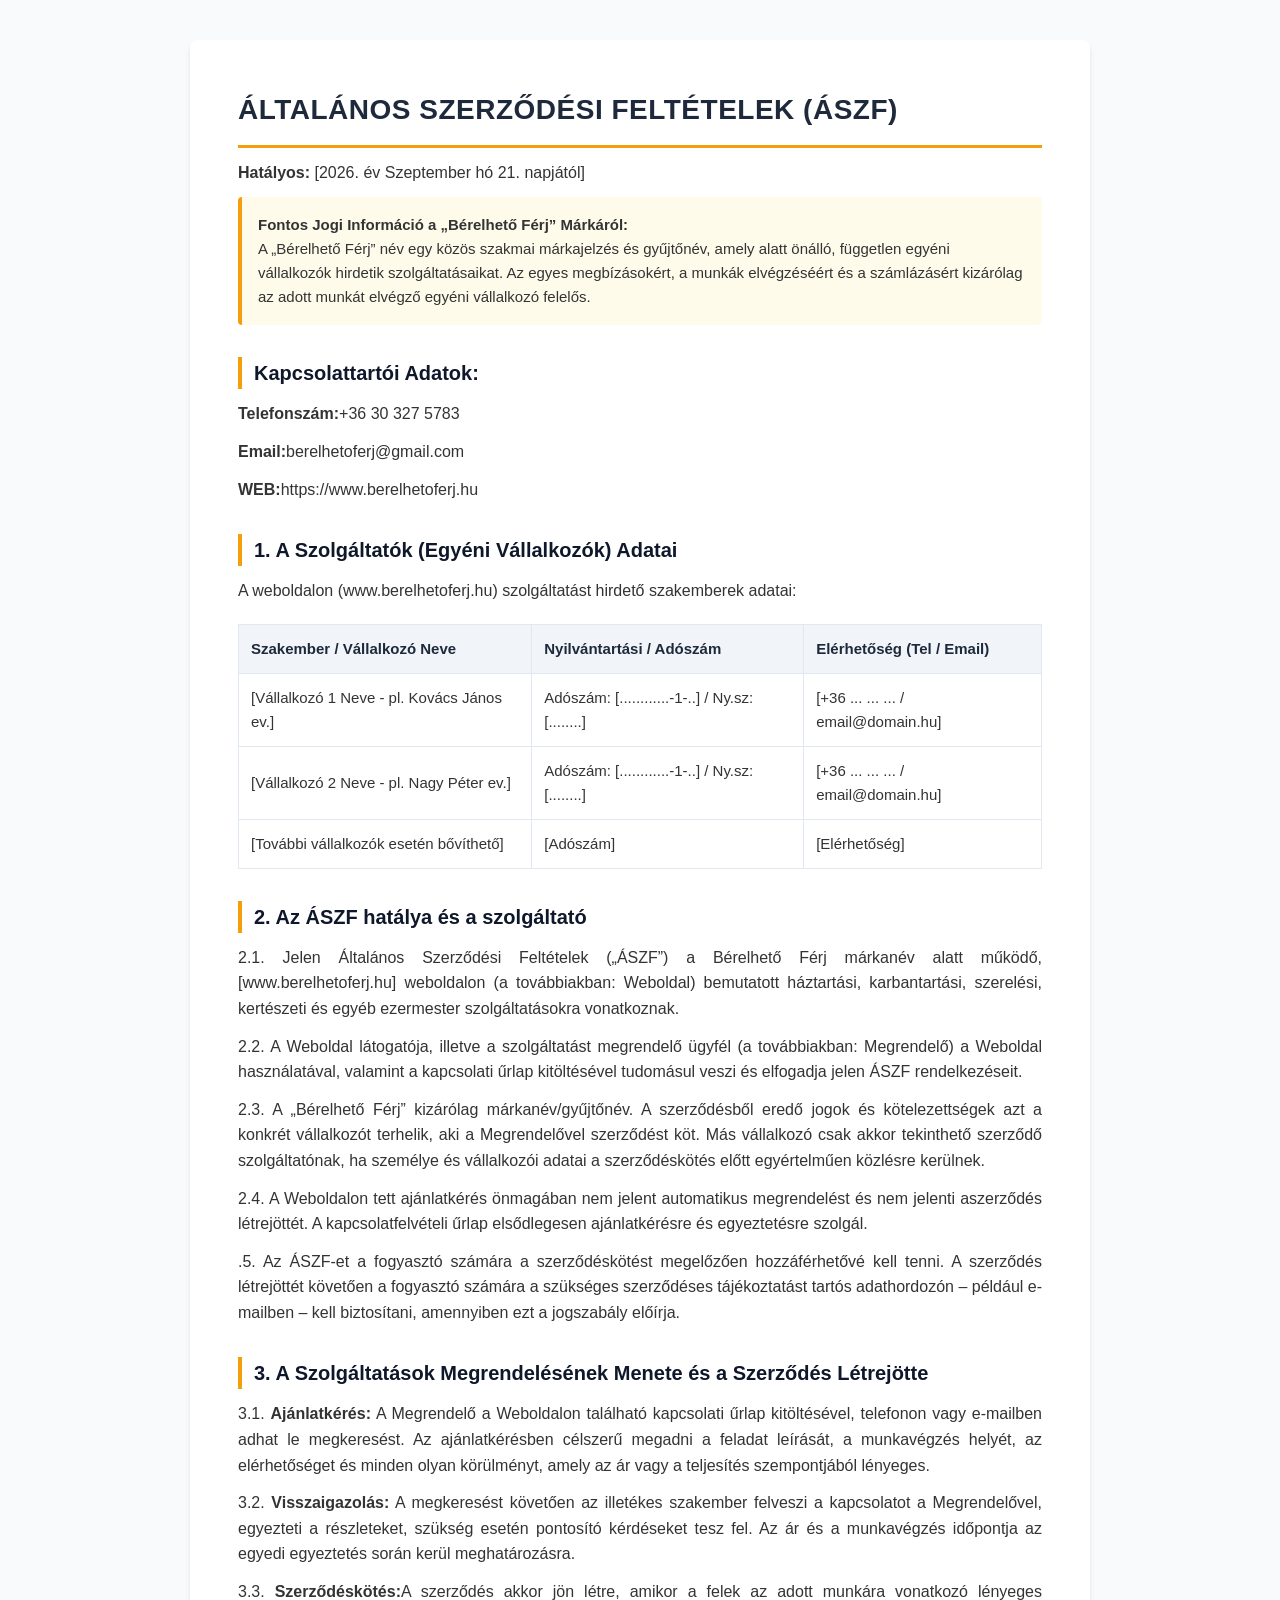
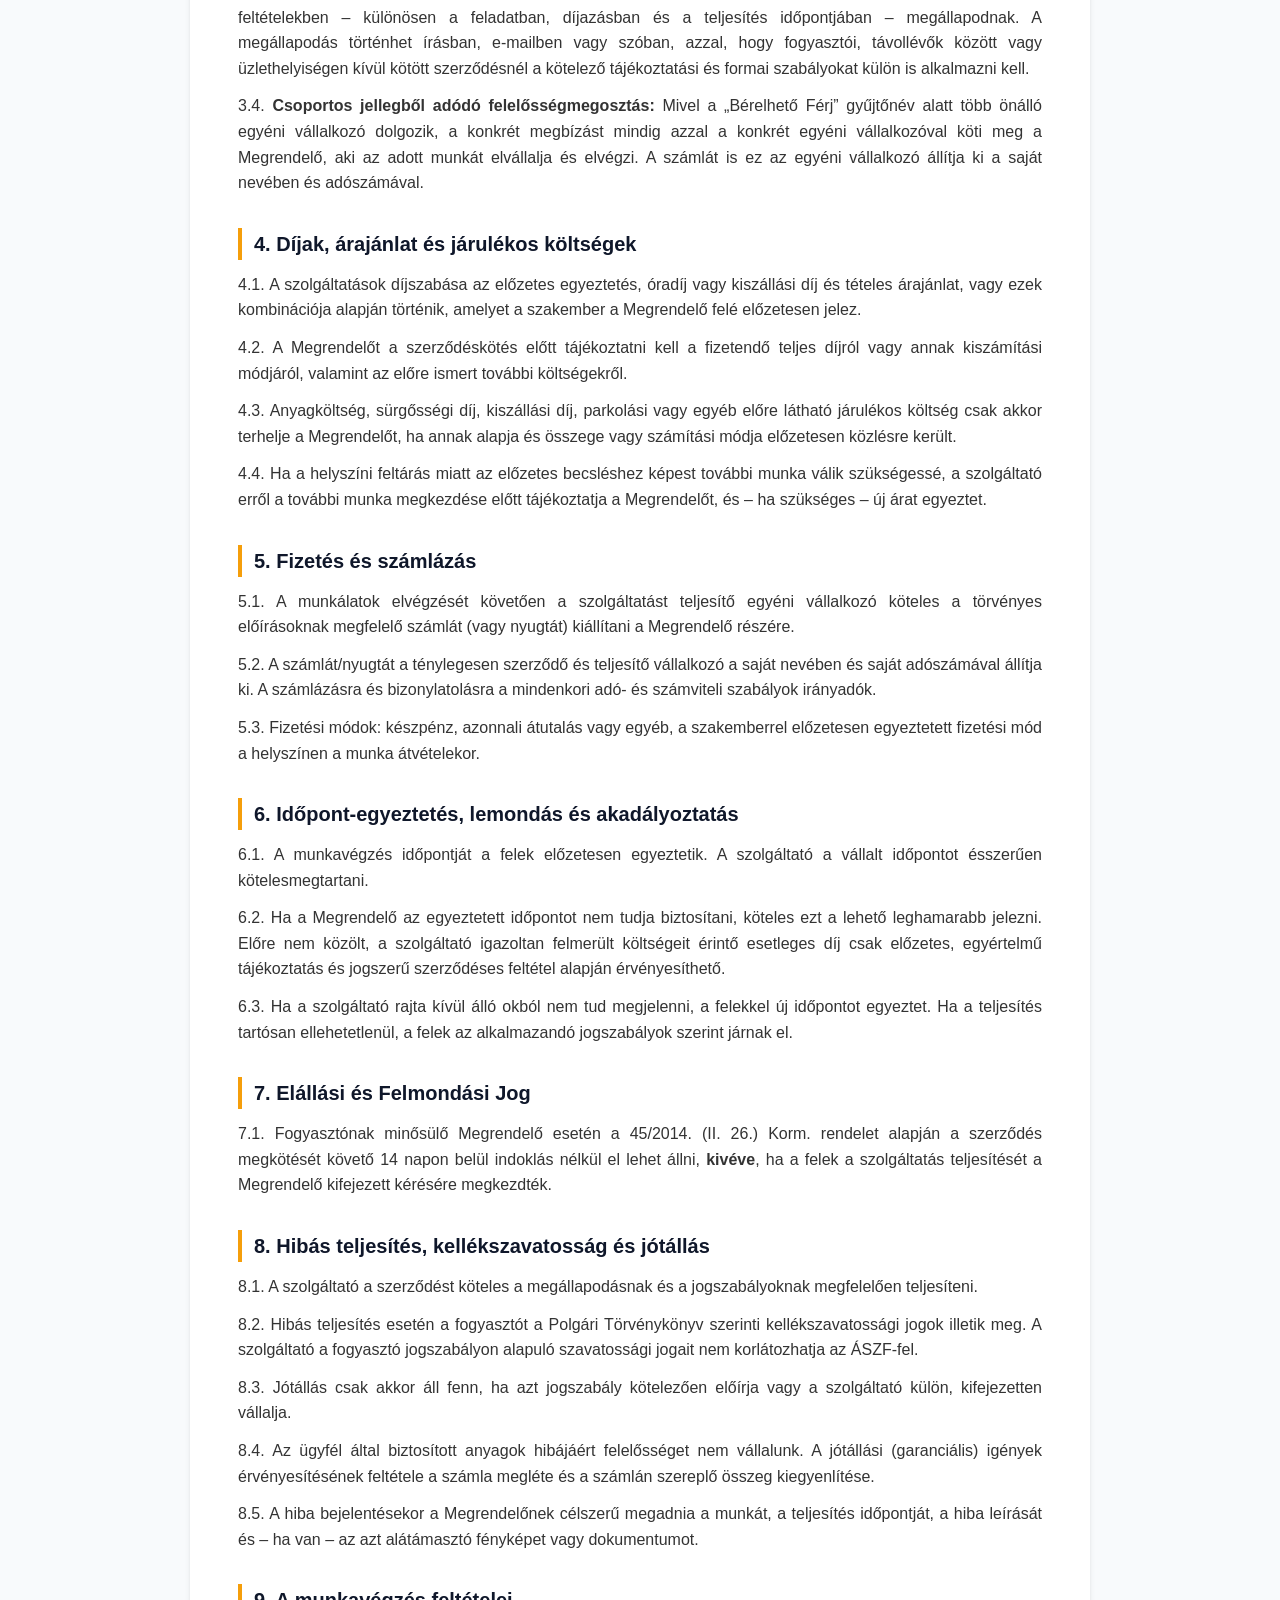
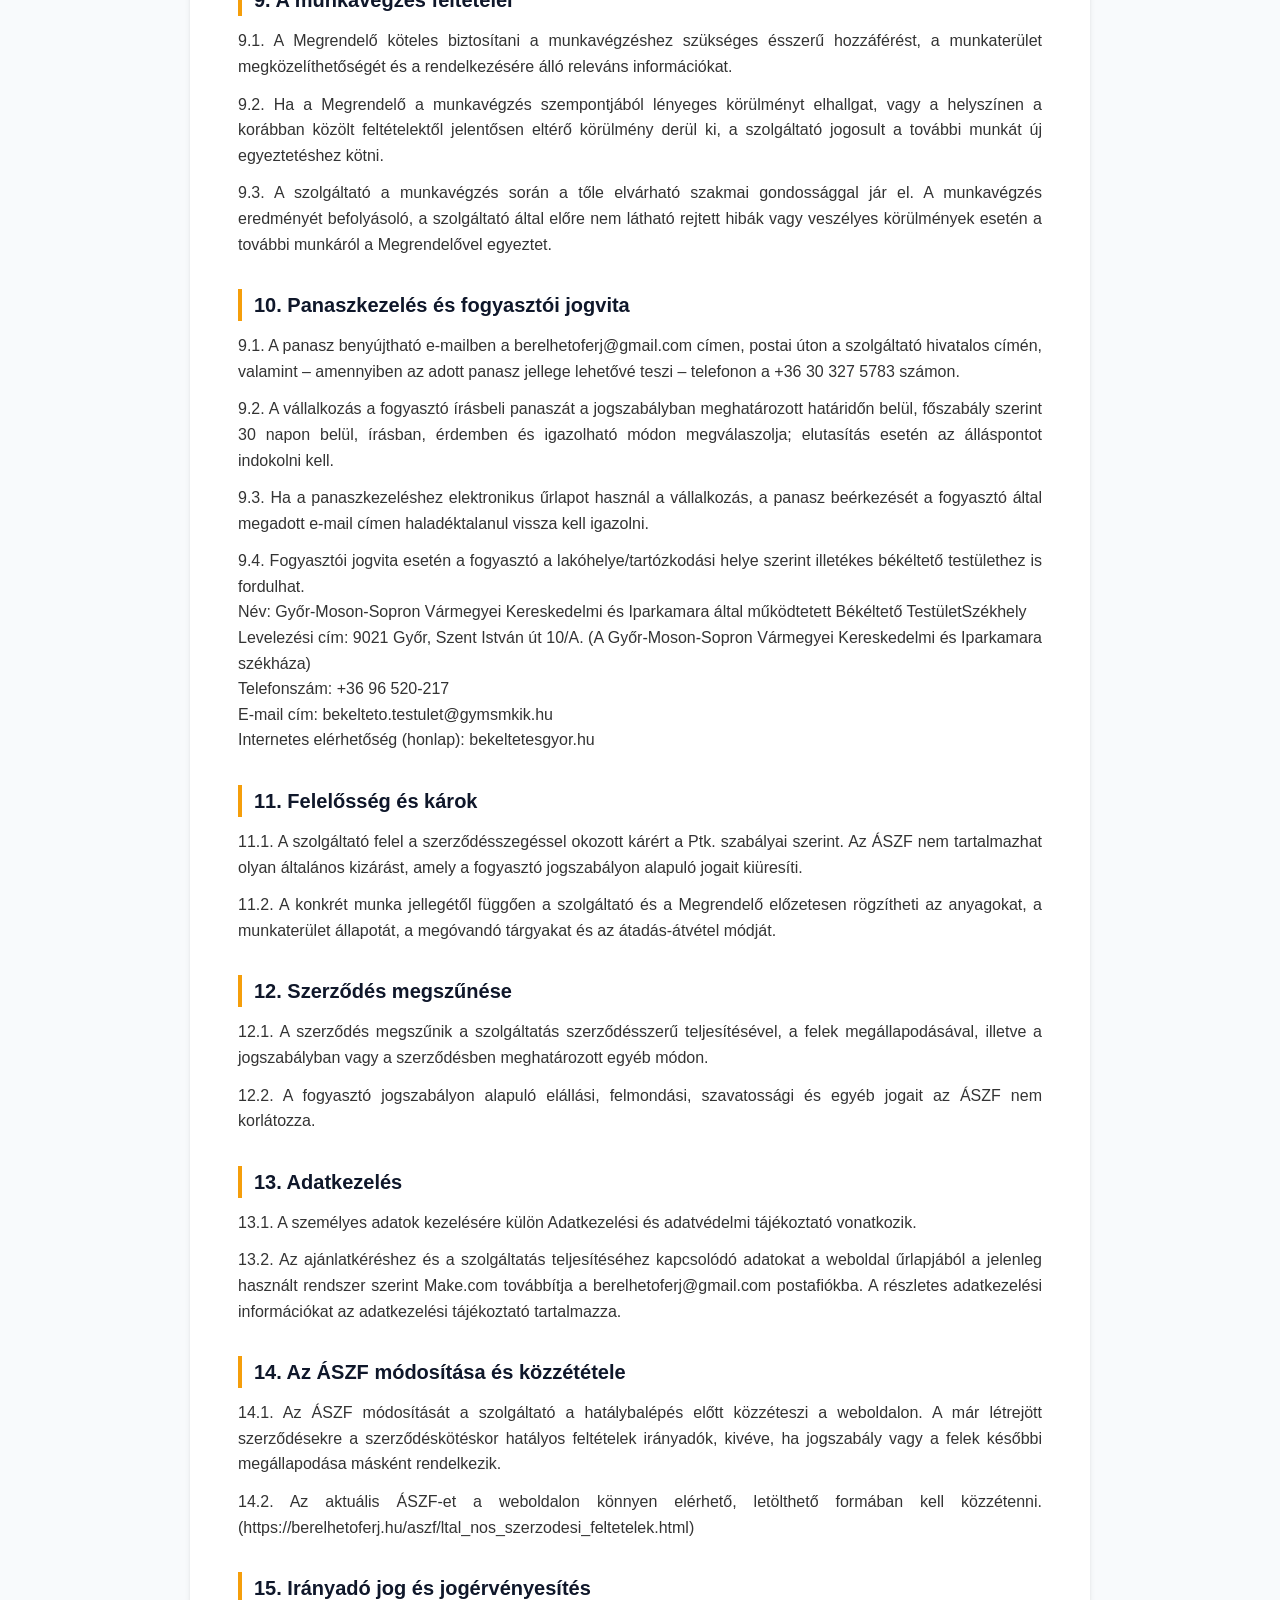
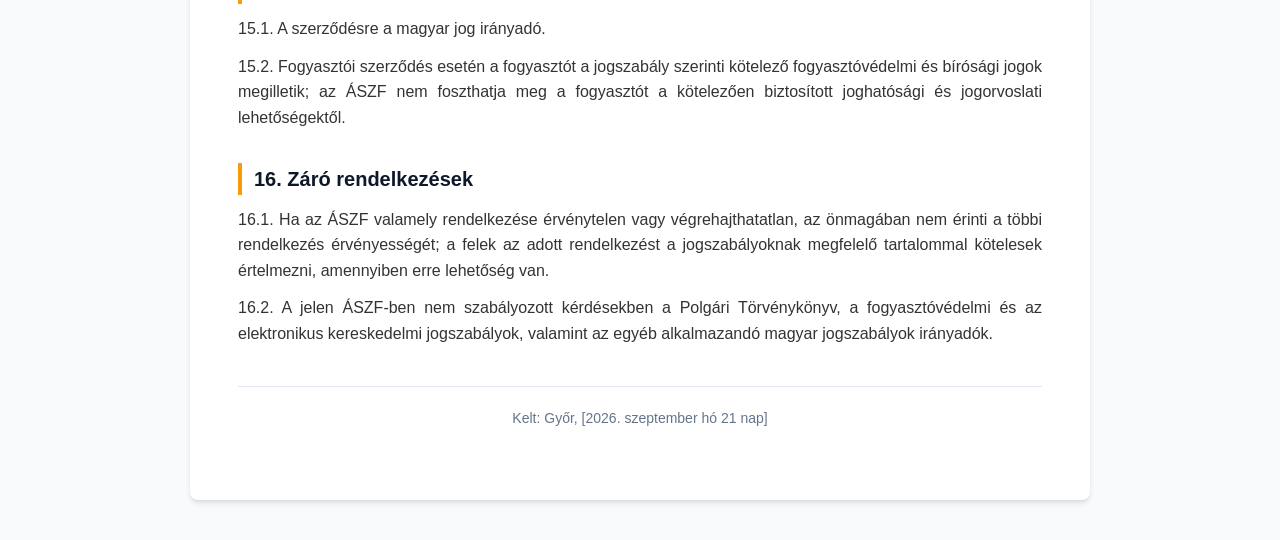
<file: aszf/aszf_bf.html>
<!DOCTYPE html>
<html lang="hu">
<head>
    <meta charset="UTF-8">
    <meta name="viewport" content="width=device-width, initial-scale=1.0">
    <title>Általános Szerződési Feltételek (ÁSZF) - Bérelhető Férj</title>
    <style>
        :root {
            --primary: #f59e0b;
            --primary-dark: #d97706;
            --text-main: #333333;
            --text-muted: #64748b;
            --bg-body: #f8fafc;
            --bg-card: #ffffff;
            --border-color: #e2e8f0;
        }
        *, *::before, *::after { box-sizing: border-box; }
        body {
            margin: 0;
            padding: 0;
            background-color: var(--bg-body);
            font-family: 'Helvetica Neue', Helvetica, Arial, sans-serif;
            color: var(--text-main);
            line-height: 1.6;
            font-size: 16px;
        }
        .container {
            max-width: 900px;
            margin: 40px auto;
            background: var(--bg-card);
            padding: 48px;
            border-radius: 8px;
            box-shadow: 0 4px 6px -1px rgba(0, 0, 0, 0.1), 0 2px 4px -1px rgba(0, 0, 0, 0.06);
        }
        h1 {
            font-size: 28px;
            color: #1e293b;
            margin-top: 0;
            margin-bottom: 12px;
            text-transform: uppercase;
            letter-spacing: 0.5px;
            border-bottom: 3px solid var(--primary);
            padding-bottom: 12px;
        }
        h2 {
            font-size: 20px;
            color: #0f172a;
            margin-top: 32px;
            margin-bottom: 12px;
            border-left: 4px solid var(--primary);
            padding-left: 12px;
        }
        h3 { font-size: 16px; color: #334155; margin-top: 20px; margin-bottom: 8px; }
        p { margin: 0 0 12px 0; text-align: justify; }
        ul { margin: 0 0 16px 0; padding-left: 24px; }
        li { margin-bottom: 6px; }
        .meta-box {
            background: #fffbeb;
            border-left: 4px solid var(--primary);
            padding: 16px;
            margin-bottom: 24px;
            border-radius: 4px;
            font-size: 15px;
        }
        .table-custom {
            width: 100%;
            border-collapse: collapse;
            margin: 20px 0;
            font-size: 15px;
        }
        .table-custom th, .table-custom td {
            border: 1px solid var(--border-color);
            padding: 12px;
            text-align: left;
        }
        .table-custom th {
            background: #f1f5f9;
            color: #1e293b;
        }
        .footer-note {
            margin-top: 40px;
            padding-top: 20px;
            border-top: 1px solid var(--border-color);
            text-align: center;
            font-size: 14px;
            color: var(--text-muted);
        }
        @media (max-width: 768px) {
            .container { margin: 0; padding: 20px; border-radius: 0; box-shadow: none; }
            h1 { font-size: 22px; }
            h2 { font-size: 18px; }
        }
    </style>
</head>
<body>

    <div class="container" contenteditable="true">
        <h1>ÁLTALÁNOS SZERZŐDÉSI FELTÉTELEK (ÁSZF)</h1>
        <p><strong>Hatályos:</strong> [2026. év Szeptember hó 21. napjától]</p>
        
        <div class="meta-box">
            <strong>Fontos Jogi Információ a „Bérelhető Férj” Márkáról:</strong><br>
            A „Bérelhető Férj” név egy közös szakmai márkajelzés és gyűjtőnév, amely alatt önálló, független egyéni vállalkozók hirdetik szolgáltatásaikat. Az egyes megbízásokért, a munkák elvégzéséért és a számlázásért kizárólag az adott munkát elvégző egyéni vállalkozó felelős.
        </div>

        <h2>Kapcsolattartói Adatok:</h2>
        <p><strong>Telefonszám:</strong>+36 30 327 5783</p>
        <p><strong>Email:</strong>berelhetoferj@gmail.com</p>
        <p><strong>WEB:</strong>https://www.berelhetoferj.hu</p>



        <h2>1. A Szolgáltatók (Egyéni Vállalkozók) Adatai</h2>
        <p>A weboldalon (<span>www.berelhetoferj.hu</span>) szolgáltatást hirdető szakemberek adatai:</p>
        
        <table class="table-custom">
            <thead>
                <tr>
                    <th>Szakember / Vállalkozó Neve</th>
                    <th>Nyilvántartási / Adószám</th>
                    <th>Elérhetőség (Tel / Email)</th>
                </tr>
            </thead>
            <tbody>
                <tr>
                    <td>[Vállalkozó 1 Neve - pl. Kovács János ev.]</td>
                    <td>Adószám: [............-1-..] / Ny.sz: [........]</td>
                    <td>[+36 ... ... ... / email@domain.hu]</td>
                </tr>
                <tr>
                    <td>[Vállalkozó 2 Neve - pl. Nagy Péter ev.]</td>
                    <td>Adószám: [............-1-..] / Ny.sz: [........]</td>
                    <td>[+36 ... ... ... / email@domain.hu]</td>
                </tr>
                <tr>
                    <td>[További vállalkozók esetén bővíthető]</td>
                    <td>[Adószám]</td>
                    <td>[Elérhetőség]</td>
                </tr>
            </tbody>
        </table>

        <h2>2. Az ÁSZF hatálya és a szolgáltató</h2>
        <p>2.1. Jelen Általános Szerződési Feltételek („ÁSZF”) a Bérelhető Férj márkanév alatt működő,<span>[www.berelhetoferj.hu]</span> weboldalon (a továbbiakban: Weboldal) bemutatott háztartási, karbantartási, szerelési, kertészeti és egyéb ezermester szolgáltatásokra vonatkoznak.</p>
        <p>2.2. A Weboldal látogatója, illetve a szolgáltatást megrendelő ügyfél (a továbbiakban: Megrendelő) a Weboldal használatával, valamint a kapcsolati űrlap kitöltésével tudomásul veszi és elfogadja jelen ÁSZF rendelkezéseit.</p>
        <p>2.3. A „Bérelhető Férj” kizárólag márkanév/gyűjtőnév. A szerződésből eredő jogok és kötelezettségek azt a konkrét vállalkozót terhelik, aki a Megrendelővel szerződést köt. Más vállalkozó csak akkor tekinthető szerződő szolgáltatónak, ha személye és vállalkozói adatai a szerződéskötés előtt egyértelműen közlésre kerülnek.</p>
        <p>2.4. A Weboldalon tett ajánlatkérés önmagában nem jelent automatikus megrendelést és nem jelenti aszerződés létrejöttét. A kapcsolatfelvételi űrlap elsődlegesen ajánlatkérésre és egyeztetésre szolgál.</p>
        <p>.5. Az ÁSZF-et a fogyasztó számára a szerződéskötést megelőzően hozzáférhetővé kell tenni. A szerződés létrejöttét követően a fogyasztó számára a szükséges szerződéses tájékoztatást tartós adathordozón – például e-mailben – kell biztosítani, amennyiben ezt a jogszabály előírja.</p>
        
        
        <h2>3. A Szolgáltatások Megrendelésének Menete és a Szerződés Létrejötte</h2>
        <p>3.1. <strong>Ajánlatkérés:</strong> A Megrendelő a Weboldalon található kapcsolati űrlap kitöltésével, telefonon vagy e-mailben adhat le megkeresést. Az ajánlatkérésben célszerű megadni a feladat leírását, a munkavégzés helyét, az elérhetőséget és minden olyan körülményt, amely az ár vagy a teljesítés szempontjából lényeges.</p>
        <p>3.2. <strong>Visszaigazolás:</strong> A megkeresést követően az illetékes szakember felveszi a kapcsolatot a Megrendelővel, egyezteti a részleteket, szükség esetén pontosító kérdéseket tesz fel. Az ár és a munkavégzés időpontja az egyedi egyeztetés során kerül meghatározásra.</p>
        <p>3.3. <strong>Szerződéskötés:</strong>A szerződés akkor jön létre, amikor a felek az adott munkára vonatkozó lényeges feltételekben – különösen a feladatban, díjazásban és a teljesítés időpontjában – megállapodnak. A megállapodás történhet írásban, e-mailben vagy szóban, azzal, hogy fogyasztói, távollévők között vagy üzlethelyiségen kívül kötött szerződésnél a kötelező tájékoztatási és formai szabályokat külön is alkalmazni kell.</p>
        <p>3.4. <strong>Csoportos jellegből adódó felelősségmegosztás:</strong> Mivel a „Bérelhető Férj” gyűjtőnév alatt több önálló egyéni vállalkozó dolgozik, a konkrét megbízást mindig azzal a konkrét egyéni vállalkozóval köti meg a Megrendelő, aki az adott munkát elvállalja és elvégzi. A számlát is ez az egyéni vállalkozó állítja ki a saját nevében és adószámával.</p>



        <h2>4.  Díjak, árajánlat és járulékos költségek</h2>
        <p>4.1. A szolgáltatások díjszabása az előzetes egyeztetés, óradíj vagy kiszállási díj és tételes árajánlat, vagy ezek kombinációja alapján történik, amelyet a szakember a Megrendelő felé előzetesen jelez.</p>
        <p>4.2.  A Megrendelőt a szerződéskötés előtt tájékoztatni kell a fizetendő teljes díjról vagy annak kiszámítási módjáról, valamint az előre ismert további költségekről.</p>
        <p>4.3. Anyagköltség, sürgősségi díj, kiszállási díj, parkolási vagy egyéb előre látható járulékos költség csak akkor terhelje a Megrendelőt, ha annak alapja és összege vagy számítási módja előzetesen közlésre került.</p>
        <p>4.4. Ha a helyszíni feltárás miatt az előzetes becsléshez képest további munka válik szükségessé, a szolgáltató erről a további munka megkezdése előtt tájékoztatja a Megrendelőt, és – ha szükséges – új árat egyeztet.</p>
        

        
        <h2>5. Fizetés és számlázás</h2>
        <p>5.1. A munkálatok elvégzését követően a szolgáltatást teljesítő egyéni vállalkozó köteles a törvényes előírásoknak megfelelő számlát (vagy nyugtát) kiállítani a Megrendelő részére.</p>
        <p>5.2. A számlát/nyugtát a ténylegesen szerződő és teljesítő vállalkozó a saját nevében és saját adószámával állítja ki. A számlázásra és bizonylatolásra a mindenkori adó- és számviteli szabályok irányadók.</p>
        <p>5.3. Fizetési módok: készpénz, azonnali átutalás vagy egyéb, a szakemberrel előzetesen egyeztetett fizetési mód a helyszínen a munka átvételekor.</p>


        <h2>6. Időpont-egyeztetés, lemondás és akadályoztatás</h2>
        <p>6.1. A munkavégzés időpontját a felek előzetesen egyeztetik. A szolgáltató a vállalt időpontot ésszerűen kötelesmegtartani.</p>
        <p>6.2. Ha a Megrendelő az egyeztetett időpontot nem tudja biztosítani, köteles ezt a lehető leghamarabb jelezni. Előre nem közölt, a szolgáltató igazoltan felmerült költségeit érintő esetleges díj csak előzetes, egyértelmű tájékoztatás és jogszerű szerződéses feltétel alapján érvényesíthető.</p>
        <p>6.3. Ha a szolgáltató rajta kívül álló okból nem tud megjelenni, a felekkel új időpontot egyeztet. Ha a teljesítés tartósan ellehetetlenül, a felek az alkalmazandó jogszabályok szerint járnak el.</p>



        <h2>7. Elállási és Felmondási Jog</h2>
        <p>7.1. Fogyasztónak minősülő Megrendelő esetén a 45/2014. (II. 26.) Korm. rendelet alapján a szerződés megkötését követő 14 napon belül indoklás nélkül el lehet állni, <strong>kivéve</strong>, ha a felek a szolgáltatás teljesítését a Megrendelő kifejezett kérésére megkezdték.</p>
        
        <h2>8. Hibás teljesítés, kellékszavatosság és jótállás</h2>
        <p>8.1. A szolgáltató a szerződést köteles a megállapodásnak és a jogszabályoknak megfelelően teljesíteni.</p>
        <p>8.2. Hibás teljesítés esetén a fogyasztót a Polgári Törvénykönyv szerinti kellékszavatossági jogok illetik meg. A szolgáltató a fogyasztó jogszabályon alapuló szavatossági jogait nem korlátozhatja az ÁSZF-fel.</p>
        <p>8.3. Jótállás csak akkor áll fenn, ha azt jogszabály kötelezően előírja vagy a szolgáltató külön, kifejezetten vállalja. </p>
        <p>8.4. Az ügyfél által biztosított anyagok hibájáért felelősséget nem vállalunk. A jótállási (garanciális) igények érvényesítésének feltétele a számla megléte és a számlán szereplő összeg kiegyenlítése.</p>
        <p>8.5. A hiba bejelentésekor a Megrendelőnek célszerű megadnia a munkát, a teljesítés időpontját, a hiba leírását és – ha van – az azt alátámasztó fényképet vagy dokumentumot.</p>


        <h2>9. A munkavégzés feltételei</h2>
        <p>9.1. A Megrendelő köteles biztosítani a munkavégzéshez szükséges ésszerű hozzáférést, a munkaterület megközelíthetőségét és a rendelkezésére álló releváns információkat.</p>
        <p>9.2. Ha a Megrendelő a munkavégzés szempontjából lényeges körülményt elhallgat, vagy a helyszínen a korábban közölt feltételektől jelentősen eltérő körülmény derül ki, a szolgáltató jogosult a további munkát új egyeztetéshez kötni.</p>
        <p>9.3. A szolgáltató a munkavégzés során a tőle elvárható szakmai gondossággal jár el. A munkavégzés eredményét befolyásoló, a szolgáltató által előre nem látható rejtett hibák vagy veszélyes körülmények esetén a további munkáról a Megrendelővel egyeztet.</p>


        <h2>10. Panaszkezelés és fogyasztói jogvita</h2>
        <p>9.1. A panasz benyújtható e-mailben a berelhetoferj@gmail.com címen, postai úton a szolgáltató hivatalos címén, valamint – amennyiben az adott panasz jellege lehetővé teszi – telefonon a +36 30 327 5783 számon.</p>
        <p>9.2. A vállalkozás a fogyasztó írásbeli panaszát a jogszabályban meghatározott határidőn belül, főszabály szerint 30 napon belül, írásban, érdemben és igazolható módon megválaszolja; elutasítás esetén az álláspontot indokolni kell.</p>
        <p>9.3. Ha a panaszkezeléshez elektronikus űrlapot használ a vállalkozás, a panasz beérkezését a fogyasztó által megadott e-mail címen haladéktalanul vissza kell igazolni.</p>
        <p>9.4. Fogyasztói jogvita esetén a fogyasztó a lakóhelye/tartózkodási helye szerint illetékes békéltető testülethez is fordulhat.
        <br>Név: Győr-Moson-Sopron Vármegyei Kereskedelmi és Iparkamara által működtetett Békéltető TestületSzékhely <br> Levelezési cím: 9021 Győr, Szent István út 10/A. (A Győr-Moson-Sopron Vármegyei Kereskedelmi és Iparkamara székháza) <br> Telefonszám: +36 96 520-217 <br> E-mail cím: bekelteto.testulet@gymsmkik.hu <br> Internetes elérhetőség (honlap): bekeltetesgyor.hu </p>


        <h2>11. Felelősség és károk</h2>
        <P>11.1. A szolgáltató felel a szerződésszegéssel okozott kárért a Ptk. szabályai szerint. Az ÁSZF nem tartalmazhat olyan általános kizárást, amely a fogyasztó jogszabályon alapuló jogait kiüresíti.</P>
        <P>11.2. A konkrét munka jellegétől függően a szolgáltató és a Megrendelő előzetesen rögzítheti az anyagokat, a munkaterület állapotát, a megóvandó tárgyakat és az átadás-átvétel módját.</P>


        <h2>12. Szerződés megszűnése</h2>
        <p>12.1. A szerződés megszűnik a szolgáltatás szerződésszerű teljesítésével, a felek megállapodásával, illetve a jogszabályban vagy a szerződésben meghatározott egyéb módon.</p>
        <p>12.2. A fogyasztó jogszabályon alapuló elállási, felmondási, szavatossági és egyéb jogait az ÁSZF nem korlátozza.</p>


        <h2>13. Adatkezelés</h2>
        <p>13.1. A személyes adatok kezelésére külön Adatkezelési és adatvédelmi tájékoztató vonatkozik.</p>
        <p>13.2. Az ajánlatkéréshez és a szolgáltatás teljesítéséhez kapcsolódó adatokat a weboldal űrlapjából a jelenleg használt rendszer szerint Make.com továbbítja a berelhetoferj@gmail.com postafiókba. A részletes adatkezelési információkat az adatkezelési tájékoztató tartalmazza.</p>

        <h2>14. Az ÁSZF módosítása és közzététele</h2>
        <p>14.1. Az ÁSZF módosítását a szolgáltató a hatálybalépés előtt közzéteszi a weboldalon. A már létrejött szerződésekre a szerződéskötéskor hatályos feltételek irányadók, kivéve, ha jogszabály vagy a felek későbbi megállapodása másként rendelkezik.</p>
        <p>14.2. Az aktuális ÁSZF-et a weboldalon könnyen elérhető, letölthető formában kell közzétenni.(https://berelhetoferj.hu/aszf/ltal_nos_szerzodesi_feltetelek.html)</p>

        
        <h2>15. Irányadó jog és jogérvényesítés</h2>
        <p>15.1. A szerződésre a magyar jog irányadó.</p>
        <p>15.2. Fogyasztói szerződés esetén a fogyasztót a jogszabály szerinti kötelező fogyasztóvédelmi és bírósági jogok megilletik; az ÁSZF nem foszthatja meg a fogyasztót a kötelezően biztosított joghatósági és jogorvoslati lehetőségektől.</p>

        <h2>16. Záró rendelkezések</h2>
        <p>16.1. Ha az ÁSZF valamely rendelkezése érvénytelen vagy végrehajthatatlan, az önmagában nem érinti a többi rendelkezés érvényességét; a felek az adott rendelkezést a jogszabályoknak megfelelő tartalommal kötelesek értelmezni, amennyiben erre lehetőség van.</p>
        <p>16.2. A jelen ÁSZF-ben nem szabályozott kérdésekben a Polgári Törvénykönyv, a fogyasztóvédelmi és az elektronikus kereskedelmi jogszabályok, valamint az egyéb alkalmazandó magyar jogszabályok irányadók.</p>




        <div class="footer-note">
            Kelt: <span>Győr</span>, <span>[2026. szeptember hó 21 nap]</span><br><br>
           <!-- <strong>Bérelhető Férj Szakemberek Nevében / Képviseletében</strong> -->
        </div>
    </div>

</body>
</html>
</file>
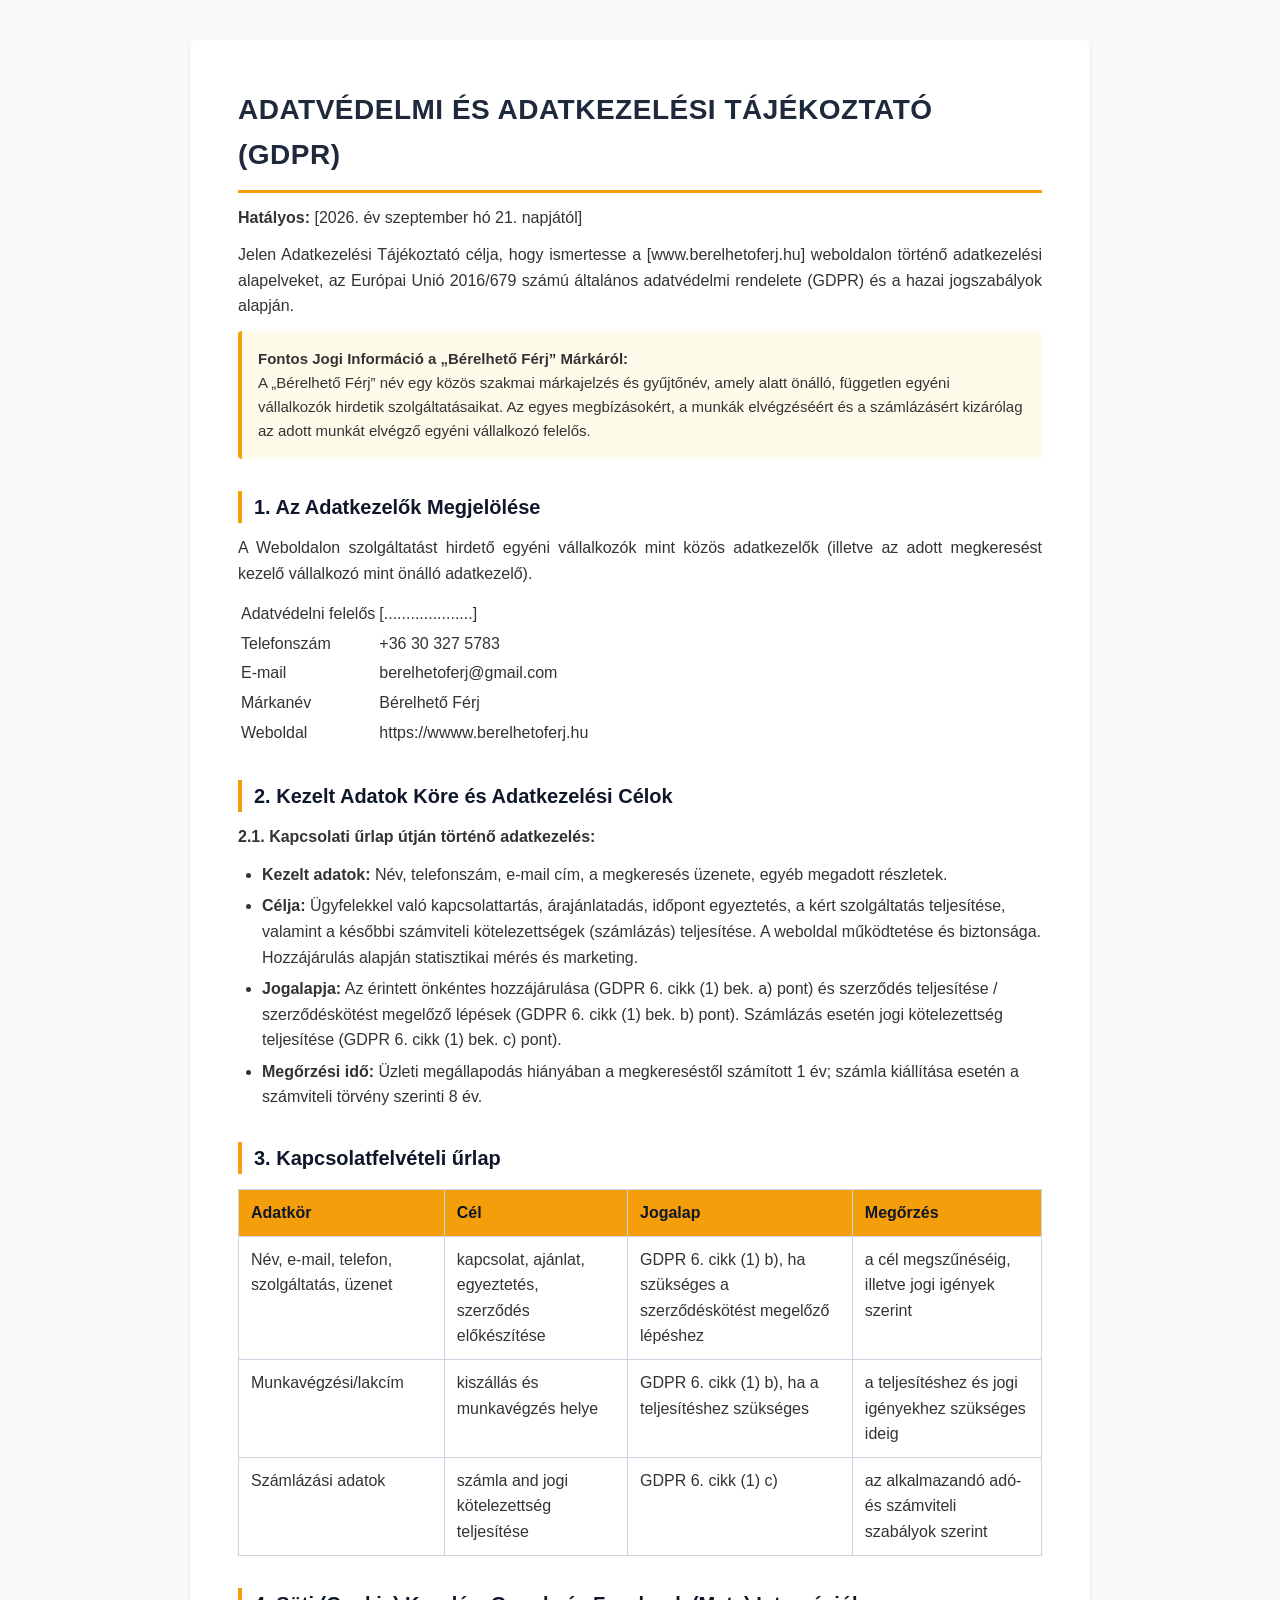
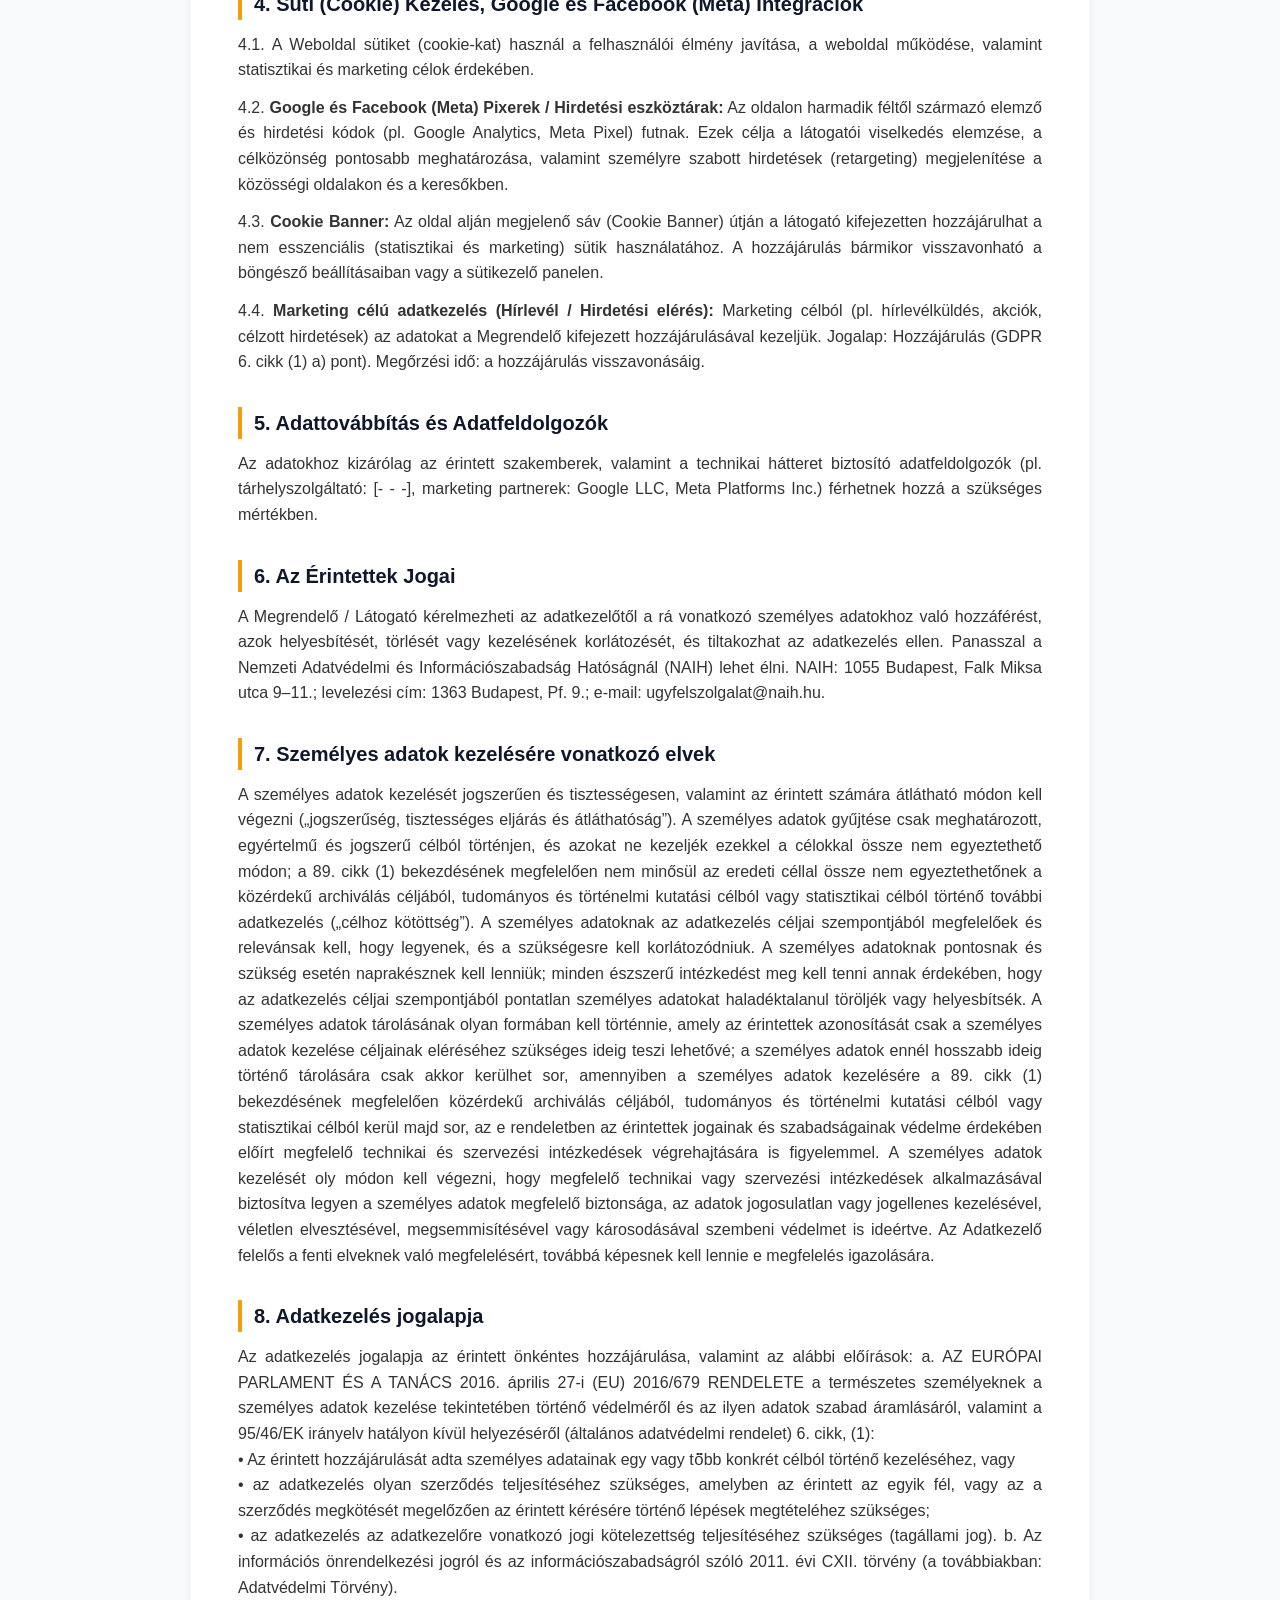
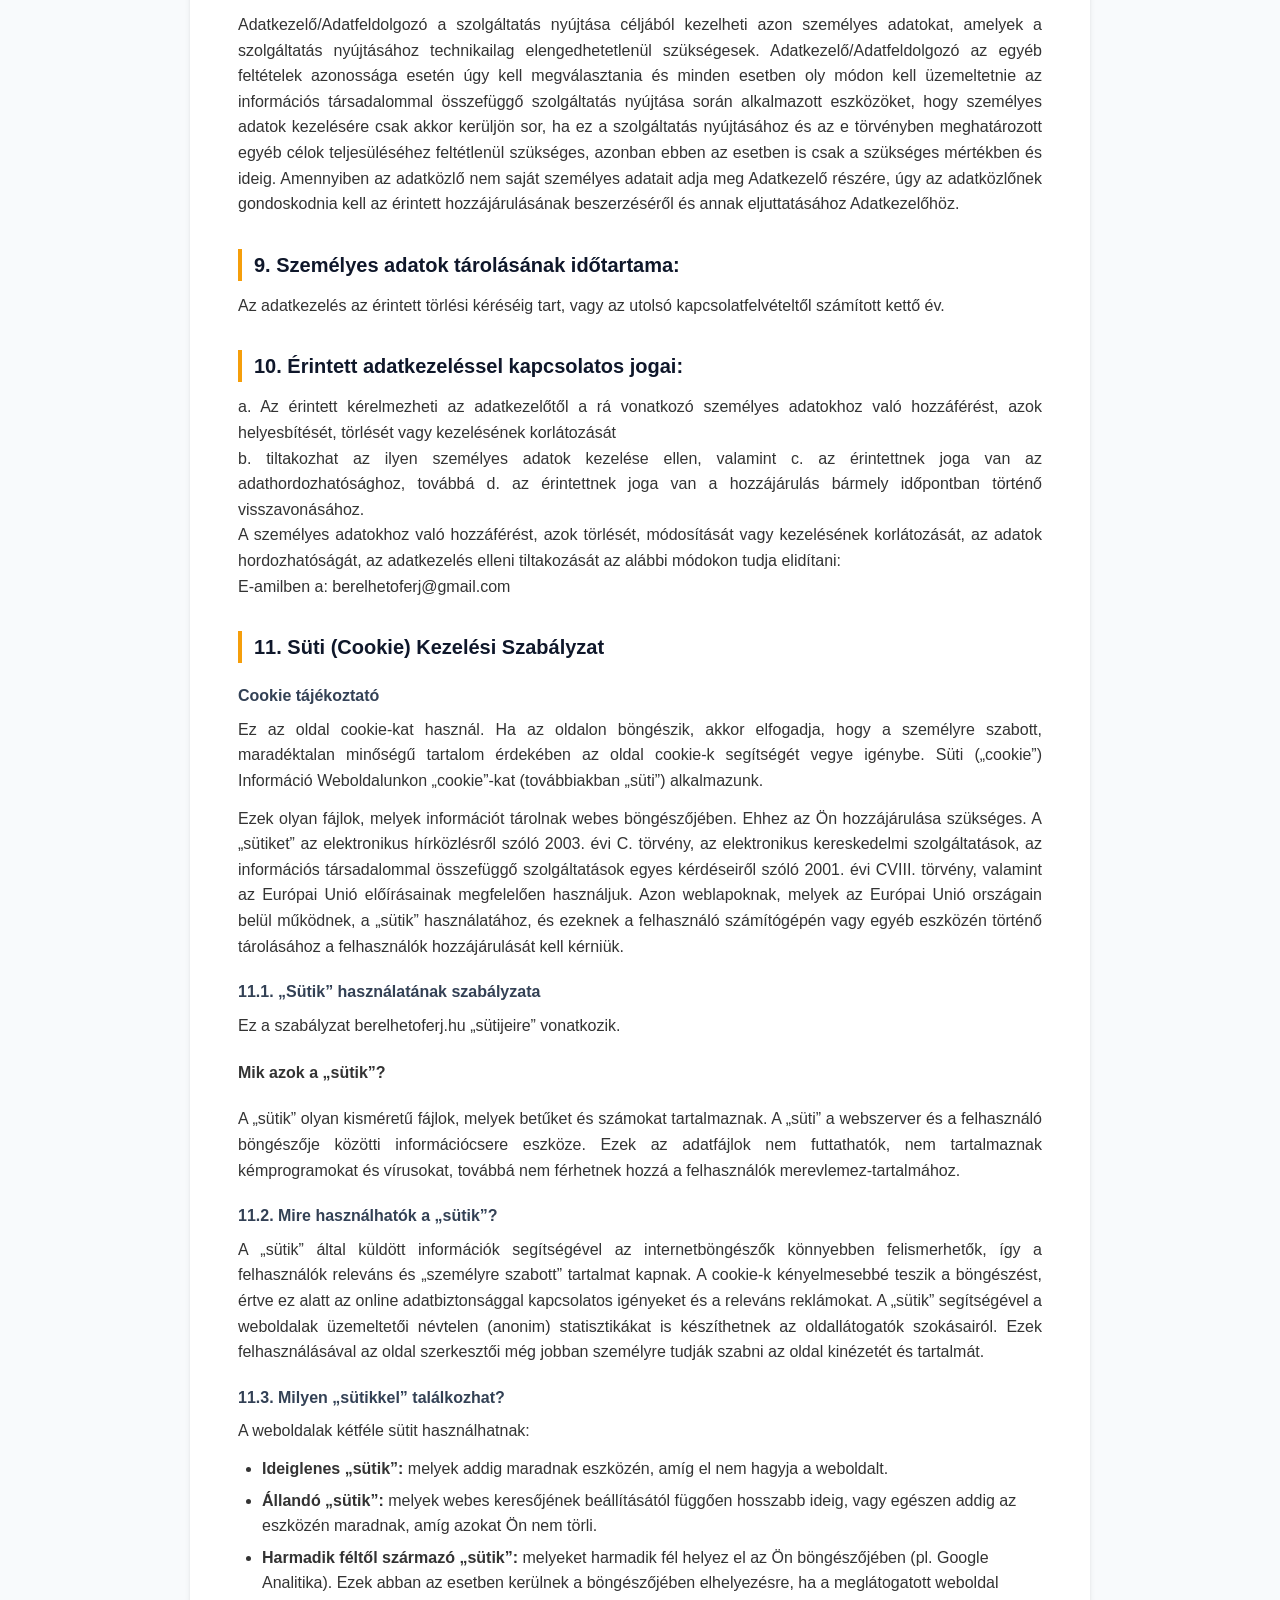
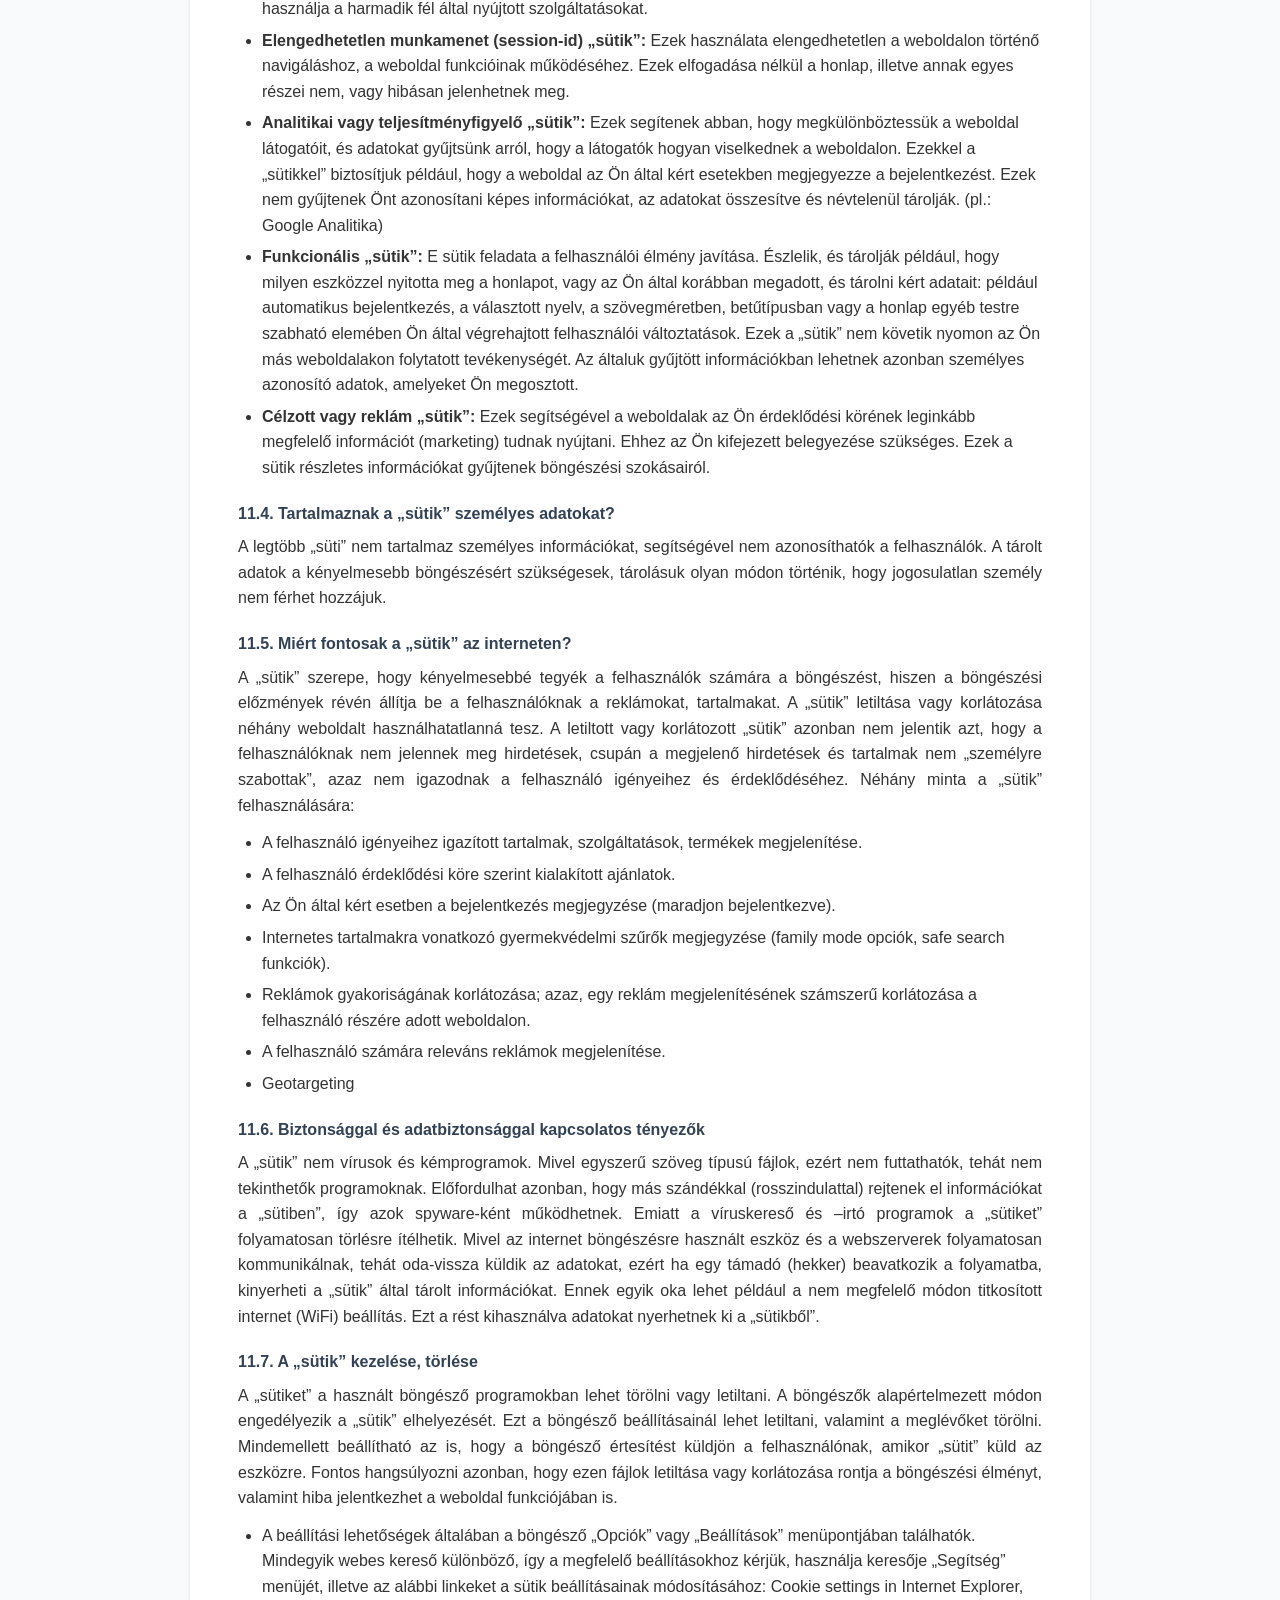
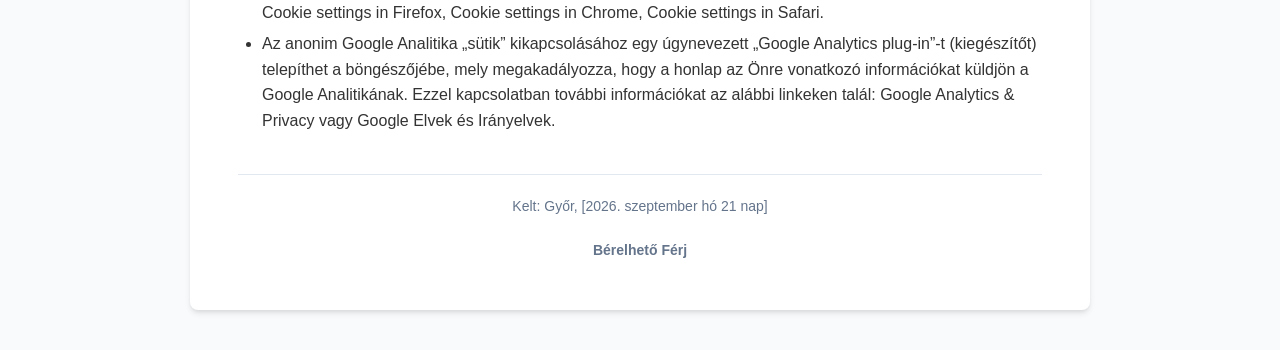
<file: gdpr/gdpr_berelheto_ferj.html>
<!DOCTYPE html>
<html lang="hu">
<head>
    <meta charset="UTF-8">
    <meta name="viewport" content="width=device-width, initial-scale=1.0">
    <title>Adatkezelési Tájékoztató (GDPR) - Bérelhető Férj</title>
    <style>
        :root {
            --primary: #f59e0b;
            --primary-dark: #d97706;
            --text-main: #333333;
            --text-muted: #64748b;
            --bg-body: #f8fafc;
            --bg-card: #ffffff;
            --border-color: #e2e8f0;
        }
        *, *::before, *::after { box-sizing: border-box; }
        body {
            margin: 0;
            padding: 0;
            background-color: var(--bg-body);
            font-family: 'Helvetica Neue', Helvetica, Arial, sans-serif;
            color: var(--text-main);
            line-height: 1.6;
            font-size: 16px;
        }
        .container {
            max-width: 900px;
            margin: 40px auto;
            background: var(--bg-card);
            padding: 48px;
            border-radius: 8px;
            box-shadow: 0 4px 6px -1px rgba(0, 0, 0, 0.1), 0 2px 4px -1px rgba(0, 0, 0, 0.06);
        }

        .meta-box {
    background: #fffbeb;
    border-left: 4px solid var(--primary);
    padding: 16px;
    margin-bottom: 24px;
    border-radius: 4px;
    font-size: 15px;
}

        h1 {
            font-size: 28px;
            color: #1e293b;
            margin-top: 0;
            margin-bottom: 12px;
            text-transform: uppercase;
            letter-spacing: 0.5px;
            border-bottom: 3px solid var(--primary);
            padding-bottom: 12px;
        }
        h2 {
            font-size: 20px;
            color: #0f172a;
            margin-top: 32px;
            margin-bottom: 12px;
            border-left: 4px solid var(--primary);
            padding-left: 12px;
        }
        h3 { font-size: 16px; color: #334155; margin-top: 20px; margin-bottom: 8px; }
        p { margin: 0 0 12px 0; text-align: justify; }
        ul { margin: 0 0 16px 0; padding-left: 24px; }
        li { margin-bottom: 6px; }

  table.custom-table {
    width: 100%;
    border-collapse: collapse;
    font-family: sans-serif;
    margin-top: 15px;
  }
  table.custom-table th, 
  table.custom-table td {
    border: 1px solid #cbd5e1;
    padding: 10px 12px;
    text-align: left;
    vertical-align: top;
  }
  table.custom-table th {
    background-color: #f59e0b;
    color: #0f172a; /* Sötét szöveg a jó olvashatóságért */
    font-weight: bold;
  }


        .footer-note {
            margin-top: 40px;
            padding-top: 20px;
            border-top: 1px solid var(--border-color);
            text-align: center;
            font-size: 14px;
            color: var(--text-muted);
        }
        @media (max-width: 768px) {
            .container { margin: 0; padding: 20px; border-radius: 0; box-shadow: none; }
            h1 { font-size: 22px; }
            h2 { font-size: 18px; }
        }
    </style>
</head>
<body>

    <div class="container" contenteditable="true">
        <h1>ADATVÉDELMI ÉS ADATKEZELÉSI TÁJÉKOZTATÓ (GDPR)</h1>
        <p><strong>Hatályos:</strong> [2026. év szeptember hó 21. napjától]</p>
        <p>Jelen Adatkezelési Tájékoztató célja, hogy ismertesse a <span>[www.berelhetoferj.hu]</span> weboldalon történő adatkezelési alapelveket, az Európai Unió 2016/679 számú általános adatvédelmi rendelete (GDPR) és a hazai jogszabályok alapján.</p>

        <div class="meta-box">
            <strong>Fontos Jogi Információ a „Bérelhető Férj” Márkáról:</strong><br>
            A „Bérelhető Férj” név egy közös szakmai márkajelzés és gyűjtőnév, amely alatt önálló, független egyéni vállalkozók hirdetik szolgáltatásaikat. Az egyes megbízásokért, a munkák elvégzéséért és a számlázásért kizárólag az adott munkát elvégző egyéni vállalkozó felelős.
        </div>

        <h2>1. Az Adatkezelők Megjelölése</h2>
        <p>A Weboldalon szolgáltatást hirdető egyéni vállalkozók mint közös adatkezelők (illetve az adott megkeresést kezelő vállalkozó mint önálló adatkezelő).</p>

<table>
    <tbody>
        <tr>
            <td>Adatvédelni felelős</td>
            <td>[....................]</td>
        </tr>

        <tr>
            <td>Telefonszám</td>
            <td>+36 30 327 5783</td>
        </tr>
      
        <tr>
            <td>E-mail</td>
            <td>berelhetoferj@gmail.com</td>
        </tr>

        <tr>
            <td>Márkanév</td>
            <td>Bérelhető Férj</td>
        </tr>

        <tr>
            <td>Weboldal</td>
            <td>https://wwww.berelhetoferj.hu</td>
        </tr>
    </tbody>
</table>



        <h2>2. Kezelt Adatok Köre és Adatkezelési Célok</h2>
        <p><strong>2.1. Kapcsolati űrlap útján történő adatkezelés:</strong></p>
        <ul>
            <li><strong>Kezelt adatok:</strong> Név, telefonszám, e-mail cím, a megkeresés üzenete, egyéb megadott részletek.</li>
            <li><strong>Célja:</strong> Ügyfelekkel való kapcsolattartás, árajánlatadás, időpont egyeztetés, a kért szolgáltatás teljesítése, valamint a későbbi számviteli kötelezettségek (számlázás) teljesítése. A weboldal működtetése és biztonsága.
Hozzájárulás alapján statisztikai mérés és marketing.</li>
            <li><strong>Jogalapja:</strong> Az érintett önkéntes hozzájárulása (GDPR 6. cikk (1) bek. a) pont) és szerződés teljesítése / szerződéskötést megelőző lépések (GDPR 6. cikk (1) bek. b) pont). Számlázás esetén jogi kötelezettség teljesítése (GDPR 6. cikk (1) bek. c) pont).</li>
            <li><strong>Megőrzési idő:</strong> Üzleti megállapodás hiányában a megkereséstől számított 1 év; számla kiállítása esetén a számviteli törvény szerinti 8 év.</li>
        </ul>

        <h2>3. Kapcsolatfelvételi űrlap</h2>
    <table class="custom-table">
    <thead>
        <tr>
            <th>Adatkör</th>
            <th>Cél</th>
            <th>Jogalap</th>
            <th>Megőrzés</th>
        </tr>
    </thead>
    <tbody>
        <tr>
            <td>Név, e-mail, telefon, szolgáltatás, üzenet</td>
            <td>kapcsolat, ajánlat, egyeztetés, szerződés előkészítése</td>
            <td>GDPR 6. cikk (1) b), ha szükséges a szerződéskötést megelőző lépéshez</td>
            <td>a cél megszűnéséig, illetve jogi igények szerint</td>
        </tr>
        <tr>
            <td>Munkavégzési/lakcím</td>
            <td>kiszállás és munkavégzés helye</td>
            <td>GDPR 6. cikk (1) b), ha a teljesítéshez szükséges</td>
            <td>a teljesítéshez és jogi igényekhez szükséges ideig</td>
        </tr>
        <tr>
            <td>Számlázási adatok</td>
            <td>számla and jogi kötelezettség teljesítése</td>
            <td>GDPR 6. cikk (1) c)</td>
            <td>az alkalmazandó adó- és számviteli szabályok szerint</td>
        </tr>
    </tbody>
</table>


        <h2>4. Süti (Cookie) Kezelés, Google és Facebook (Meta) Integrációk</h2>
        <p>4.1. A Weboldal sütiket (cookie-kat) használ a felhasználói élmény javítása, a weboldal működése, valamint statisztikai és marketing célok érdekében.</p>
        <p>4.2. <strong>Google és Facebook (Meta) Pixerek / Hirdetési eszköztárak:</strong> Az oldalon harmadik féltől származó elemző és hirdetési kódok (pl. Google Analytics, Meta Pixel) futnak. Ezek célja a látogatói viselkedés elemzése, a célközönség pontosabb meghatározása, valamint személyre szabott hirdetések (retargeting) megjelenítése a közösségi oldalakon és a keresőkben.</p>
        <p>4.3. <strong>Cookie Banner:</strong> Az oldal alján megjelenő sáv (Cookie Banner) útján a látogató kifejezetten hozzájárulhat a nem esszenciális (statisztikai és marketing) sütik használatához. A hozzájárulás bármikor visszavonható a böngésző beállításaiban vagy a sütikezelő panelen.</p>
        <p>4.4. <strong>Marketing célú adatkezelés (Hírlevél / Hirdetési elérés):</strong> Marketing célból (pl. hírlevélküldés, akciók, célzott hirdetések) az adatokat a Megrendelő kifejezett hozzájárulásával kezeljük. Jogalap: Hozzájárulás (GDPR 6. cikk (1) a) pont). Megőrzési idő: a hozzájárulás visszavonásáig.</p>

        <h2>5. Adattovábbítás és Adatfeldolgozók</h2>
        <p>Az adatokhoz kizárólag az érintett szakemberek, valamint a technikai hátteret biztosító adatfeldolgozók (pl. tárhelyszolgáltató: <span>[- - -]</span>, marketing partnerek: Google LLC, Meta Platforms Inc.) férhetnek hozzá a szükséges mértékben.</p>

        <h2>6. Az Érintettek Jogai</h2>
        <p>A Megrendelő / Látogató kérelmezheti az adatkezelőtől a rá vonatkozó személyes adatokhoz való hozzáférést, azok helyesbítését, törlését vagy kezelésének korlátozését, és tiltakozhat az adatkezelés ellen. Panasszal a Nemzeti Adatvédelmi és Információszabadság Hatóságnál (NAIH) lehet élni. NAIH: 1055
Budapest, Falk Miksa utca 9–11.; levelezési cím: 1363 Budapest, Pf. 9.; e-mail: ugyfelszolgalat@naih.hu.</p>
        
        <h2>7. Személyes adatok kezelésére vonatkozó elvek</h2>
        <p>A személyes adatok kezelését jogszerűen és tisztességesen, valamint az érintett számára átlátható módon kell végezni („jogszerűség, tisztességes eljárás és átláthatóság”). A személyes adatok gyűjtése csak meghatározott, egyértelmű és jogszerű célból történjen, és azokat ne kezeljék ezekkel a célokkal össze nem egyeztethető módon; a 89. cikk (1) bekezdésének megfelelően nem minősül az eredeti céllal össze nem egyeztethetőnek a közérdekű archiválás céljából, tudományos és történelmi kutatási célból vagy statisztikai célból történő további adatkezelés („célhoz kötöttség”). A személyes adatoknak az adatkezelés céljai szempontjából megfelelőek és relevánsak kell, hogy legyenek, és a szükségesre kell korlátozódniuk. A személyes adatoknak pontosnak és szükség esetén naprakésznek kell lenniük; minden észszerű intézkedést meg kell tenni annak érdekében, hogy az adatkezelés céljai szempontjából pontatlan személyes adatokat haladéktalanul töröljék vagy helyesbítsék. A személyes adatok tárolásának olyan formában kell történnie, amely az érintettek azonosítását csak a személyes adatok kezelése céljainak eléréséhez szükséges ideig teszi lehetővé; a személyes adatok ennél hosszabb ideig történő tárolására csak akkor kerülhet sor, amennyiben a személyes adatok kezelésére a 89. cikk (1) bekezdésének megfelelően közérdekű archiválás céljából, tudományos és történelmi kutatási célból vagy statisztikai célból kerül majd sor, az e rendeletben az érintettek jogainak és szabadságainak védelme érdekében előírt megfelelő technikai és szervezési intézkedések végrehajtására is figyelemmel. A személyes adatok kezelését oly módon kell végezni, hogy megfelelő technikai vagy szervezési intézkedések alkalmazásával biztosítva legyen a személyes adatok megfelelő biztonsága, az adatok jogosulatlan vagy jogellenes kezelésével, véletlen elvesztésével, megsemmisítésével vagy károsodásával szembeni védelmet is ideértve. Az Adatkezelő felelős a fenti elveknek való megfelelésért, továbbá képesnek kell lennie e megfelelés igazolására.   
        </p>

        <h2>8. Adatkezelés jogalapja</h2>
        <p>Az adatkezelés jogalapja az érintett önkéntes hozzájárulása, valamint az alábbi előírások: a. AZ EURÓPAI PARLAMENT ÉS A TANÁCS 2016. április 27-i (EU) 2016/679 RENDELETE a természetes személyeknek a személyes adatok kezelése tekintetében történő védelméről és az ilyen adatok szabad áramlásáról, valamint a 95/46/EK irányelv hatályon kívül helyezéséről (általános adatvédelmi rendelet) 6. cikk, (1):
            <br>• Az érintett hozzájárulását adta személyes adatainak egy vagy tö̈bb konkrét célból történő kezeléséhez, vagy 
            <br>• az adatkezelés olyan szerződés teljesítéséhez szükséges, amelyben az érintett az egyik fél, vagy az a szerződés megkötését megelőzően az érintett kérésére történő lépések megtételéhez szükséges; 
            <br>• az adatkezelés az adatkezelőre vonatkozó jogi kötelezettség teljesítéséhez szükséges (tagállami jog). b. Az információs önrendelkezési jogról és az információszabadságról szóló 2011. évi CXII. törvény (a továbbiakban: Adatvédelmi Törvény).
            </p>
        <p>Adatkezelő/Adatfeldolgozó a szolgáltatás nyújtása céljából kezelheti azon személyes adatokat, amelyek a szolgáltatás nyújtásához technikailag elengedhetetlenül szükségesek. Adatkezelő/Adatfeldolgozó az egyéb feltételek azonossága esetén úgy kell megválasztania és minden esetben oly módon kell üzemeltetnie az információs társadalommal összefüggő szolgáltatás nyújtása során alkalmazott eszközöket, hogy személyes adatok kezelésére csak akkor kerüljön sor, ha ez a szolgáltatás nyújtásához és az e törvényben meghatározott egyéb célok teljesüléséhez feltétlenül szükséges, azonban ebben az esetben is csak a szükséges mértékben és ideig. Amennyiben az adatközlő nem saját személyes adatait adja meg Adatkezelő részére, úgy az adatközlőnek gondoskodnia kell az érintett hozzájárulásának beszerzéséről és annak eljuttatásához Adatkezelőhöz.</p>

        <h2>9. Személyes adatok tárolásának időtartama:</h2>
        <p>Az adatkezelés az érintett törlési kéréséig tart, vagy az utolsó kapcsolatfelvételtől számított kettő év.</p>

        <h2>10. Érintett adatkezeléssel kapcsolatos jogai:</h2>
        <p>a. Az érintett kérelmezheti az adatkezelőtől a rá vonatkozó személyes adatokhoz való hozzáférést, azok helyesbítését, törlését vagy kezelésének korlátozását
            <br>
            b. tiltakozhat az ilyen személyes adatok kezelése ellen, valamint c. az érintettnek joga van az adathordozhatósághoz, továbbá d. az érintettnek joga van a hozzájárulás bármely időpontban történő visszavonásához.
            <br>
            A személyes adatokhoz való hozzáférést, azok törlését, módosítását vagy kezelésének korlátozását, az adatok hordozhatóságát, az adatkezelés elleni tiltakozását az alábbi módokon tudja elidítani:
            <br>E-amilben a: berelhetoferj@gmail.com

        </p>

        <h2>11. Süti (Cookie) Kezelési Szabályzat</h2>

<h3>Cookie tájékoztató</h3>
<p>Ez az oldal cookie-kat használ. Ha az oldalon böngészik, akkor elfogadja, hogy a személyre szabott, maradéktalan minőségű tartalom érdekében az oldal cookie-k segítségét vegye igénybe. Süti („cookie”) Információ Weboldalunkon „cookie”-kat (továbbiakban „süti”) alkalmazunk.</p>

<p>Ezek olyan fájlok, melyek információt tárolnak webes böngészőjében. Ehhez az Ön hozzájárulása szükséges. A „sütiket” az elektronikus hírközlésről szóló 2003. évi C. törvény, az elektronikus kereskedelmi szolgáltatások, az információs társadalommal összefüggő szolgáltatások egyes kérdéseiről szóló 2001. évi CVIII. törvény, valamint az Európai Unió előírásainak megfelelően használjuk. Azon weblapoknak, melyek az Európai Unió országain belül működnek, a „sütik” használatához, és ezeknek a felhasználó számítógépén vagy egyéb eszközén történő tárolásához a felhasználók hozzájárulását kell kérniük.</p>

<h3>11.1. „Sütik” használatának szabályzata</h3>
<p>Ez a szabályzat berelhetoferj.hu „sütijeire” vonatkozik.</p>

<h4>Mik azok a „sütik”?</h4>
<p>A „sütik” olyan kisméretű fájlok, melyek betűket és számokat tartalmaznak. A „süti” a webszerver és a felhasználó böngészője közötti információcsere eszköze. Ezek az adatfájlok nem futtathatók, nem tartalmaznak kémprogramokat és vírusokat, továbbá nem férhetnek hozzá a felhasználók merevlemez-tartalmához.</p>

<h3>11.2. Mire használhatók a „sütik”?</h3>
<p>A „sütik” által küldött információk segítségével az internetböngészők könnyebben felismerhetők, így a felhasználók releváns és „személyre szabott” tartalmat kapnak. A cookie-k kényelmesebbé teszik a böngészést, értve ez alatt az online adatbiztonsággal kapcsolatos igényeket és a releváns reklámokat. A „sütik” segítségével a weboldalak üzemeltetői névtelen (anonim) statisztikákat is készíthetnek az oldallátogatók szokásairól. Ezek felhasználásával az oldal szerkesztői még jobban személyre tudják szabni az oldal kinézetét és tartalmát.</p>

<h3>11.3. Milyen „sütikkel” találkozhat?</h3>
<p>A weboldalak kétféle sütit használhatnak:</p>
<ul>
    <li><strong>Ideiglenes „sütik”:</strong> melyek addig maradnak eszközén, amíg el nem hagyja a weboldalt.</li>
    <li><strong>Állandó „sütik”:</strong> melyek webes keresőjének beállításától függően hosszabb ideig, vagy egészen addig az eszközén maradnak, amíg azokat Ön nem törli.</li>
    <li><strong>Harmadik féltől származó „sütik”:</strong> melyeket harmadik fél helyez el az Ön böngészőjében (pl. Google Analitika). Ezek abban az esetben kerülnek a böngészőjében elhelyezésre, ha a meglátogatott weboldal használja a harmadik fél által nyújtott szolgáltatásokat.</li>
    <li><strong>Elengedhetetlen munkamenet (session-id) „sütik”:</strong> Ezek használata elengedhetetlen a weboldalon történő navigáláshoz, a weboldal funkcióinak működéséhez. Ezek elfogadása nélkül a honlap, illetve annak egyes részei nem, vagy hibásan jelenhetnek meg.</li>
    <li><strong>Analitikai vagy teljesítményfigyelő „sütik”:</strong> Ezek segítenek abban, hogy megkülönböztessük a weboldal látogatóit, és adatokat gyűjtsünk arról, hogy a látogatók hogyan viselkednek a weboldalon. Ezekkel a „sütikkel” biztosítjuk például, hogy a weboldal az Ön által kért esetekben megjegyezze a bejelentkezést. Ezek nem gyűjtenek Önt azonosítani képes információkat, az adatokat összesítve és névtelenül tárolják. (pl.: Google Analitika)</li>
    <li><strong>Funkcionális „sütik”:</strong> E sütik feladata a felhasználói élmény javítása. Észlelik, és tárolják például, hogy milyen eszközzel nyitotta meg a honlapot, vagy az Ön által korábban megadott, és tárolni kért adatait: például automatikus bejelentkezés, a választott nyelv, a szövegméretben, betűtípusban vagy a honlap egyéb testre szabható elemében Ön által végrehajtott felhasználói változtatások. Ezek a „sütik” nem követik nyomon az Ön más weboldalakon folytatott tevékenységét. Az általuk gyűjtött információkban lehetnek azonban személyes azonosító adatok, amelyeket Ön megosztott.</li>
    <li><strong>Célzott vagy reklám „sütik”:</strong> Ezek segítségével a weboldalak az Ön érdeklődési körének leginkább megfelelő információt (marketing) tudnak nyújtani. Ehhez az Ön kifejezett belegyezése szükséges. Ezek a sütik részletes információkat gyűjtenek böngészési szokásairól.</li>
</ul>

<h3>11.4. Tartalmaznak a „sütik” személyes adatokat?</h3>
<p>A legtöbb „süti” nem tartalmaz személyes információkat, segítségével nem azonosíthatók a felhasználók. A tárolt adatok a kényelmesebb böngészésért szükségesek, tárolásuk olyan módon történik, hogy jogosulatlan személy nem férhet hozzájuk.</p>

<h3>11.5. Miért fontosak a „sütik” az interneten?</h3>
<p>A „sütik” szerepe, hogy kényelmesebbé tegyék a felhasználók számára a böngészést, hiszen a böngészési előzmények révén állítja be a felhasználóknak a reklámokat, tartalmakat. A „sütik” letiltása vagy korlátozása néhány weboldalt használhatatlanná tesz. A letiltott vagy korlátozott „sütik” azonban nem jelentik azt, hogy a felhasználóknak nem jelennek meg hirdetések, csupán a megjelenő hirdetések és tartalmak nem „személyre szabottak”, azaz nem igazodnak a felhasználó igényeihez és érdeklődéséhez. Néhány minta a „sütik” felhasználására:</p>
<ul>
    <li>A felhasználó igényeihez igazított tartalmak, szolgáltatások, termékek megjelenítése.</li>
    <li>A felhasználó érdeklődési köre szerint kialakított ajánlatok.</li>
    <li>Az Ön által kért esetben a bejelentkezés megjegyzése (maradjon bejelentkezve).</li>
    <li>Internetes tartalmakra vonatkozó gyermekvédelmi szűrők megjegyzése (family mode opciók, safe search funkciók).</li>
    <li>Reklámok gyakoriságának korlátozása; azaz, egy reklám megjelenítésének számszerű korlátozása a felhasználó részére adott weboldalon.</li>
    <li>A felhasználó számára releváns reklámok megjelenítése.</li>
    <li>Geotargeting</li>
</ul>

<h3>11.6. Biztonsággal és adatbiztonsággal kapcsolatos tényezők</h3>
<p>A „sütik” nem vírusok és kémprogramok. Mivel egyszerű szöveg típusú fájlok, ezért nem futtathatók, tehát nem tekinthetők programoknak. Előfordulhat azonban, hogy más szándékkal (rosszindulattal) rejtenek el információkat a „sütiben”, így azok spyware-ként működhetnek. Emiatt a víruskereső és –irtó programok a „sütiket” folyamatosan törlésre ítélhetik. Mivel az internet böngészésre használt eszköz és a webszerverek folyamatosan kommunikálnak, tehát oda-vissza küldik az adatokat, ezért ha egy támadó (hekker) beavatkozik a folyamatba, kinyerheti a „sütik” által tárolt információkat. Ennek egyik oka lehet például a nem megfelelő módon titkosított internet (WiFi) beállítás. Ezt a rést kihasználva adatokat nyerhetnek ki a „sütikből”.</p>

<h3>11.7. A „sütik” kezelése, törlése</h3>
<p>A „sütiket” a használt böngésző programokban lehet törölni vagy letiltani. A böngészők alapértelmezett módon engedélyezik a „sütik” elhelyezését. Ezt a böngésző beállításainál lehet letiltani, valamint a meglévőket törölni. Mindemellett beállítható az is, hogy a böngésző értesítést küldjön a felhasználónak, amikor „sütit” küld az eszközre. Fontos hangsúlyozni azonban, hogy ezen fájlok letiltása vagy korlátozása rontja a böngészési élményt, valamint hiba jelentkezhet a weboldal funkciójában is.</p>
<ul>
    <li>A beállítási lehetőségek általában a böngésző „Opciók” vagy „Beállítások” menüpontjában találhatók. Mindegyik webes kereső különböző, így a megfelelő beállításokhoz kérjük, használja keresője „Segítség” menüjét, illetve az alábbi linkeket a sütik beállításainak módosításához: Cookie settings in Internet Explorer, Cookie settings in Firefox, Cookie settings in Chrome, Cookie settings in Safari.</li>
    <li>Az anonim Google Analitika „sütik” kikapcsolásához egy úgynevezett „Google Analytics plug-in”-t (kiegészítőt) telepíthet a böngészőjébe, mely megakadályozza, hogy a honlap az Önre vonatkozó információkat küldjön a Google Analitikának. Ezzel kapcsolatban további információkat az alábbi linkeken talál: Google Analytics & Privacy vagy Google Elvek és Irányelvek.</li>
</ul>

        <div class="footer-note">
            Kelt: <span>Győr</span>, <span>[2026. szeptember hó 21 nap]</span><br><br>
            <strong>Bérelhető Férj</strong>
        </div>
    </div>

</body>
</html>
</file>
<file: css/style.css>
/* ==========================================================================
   Bérelhető Férj — Landing oldal stílusai
   ========================================================================== */

/* ---- Design tokens ------------------------------------------------------ */
:root {
  --color-white: #FFFFFF;
  --color-offwhite: #FAF9F6;
  --color-dark: #0D2233;
  --color-dark-2: #10283C;
  --color-yellow: #FFB800;
  --color-yellow-dark: #E5A600;
  --color-border: #DDE2E5;
  --color-text-muted: #55636F;

  --font-heading: 'Barlow Condensed', sans-serif;
  --font-body: 'Montserrat', sans-serif;

  --container-width: 1180px;
  --radius-sm: 6px;
  --radius-md: 10px;
  --shadow-card: 0 2px 14px rgba(13, 34, 51, 0.08);

  --transition-fast: 0.18s ease;
  --transition-med: 0.3s ease;

  --header-height: 76px;
}

/* ---- Reset --------------------------------------------------------------*/
*, *::before, *::after { box-sizing: border-box; }
html { scroll-behavior: smooth; }

@media (prefers-reduced-motion: reduce) {
  html { scroll-behavior: auto; }
  *, *::before, *::after {
    animation-duration: 0.01ms !important;
    animation-iteration-count: 1 !important;
    transition-duration: 0.01ms !important;
    scroll-behavior: auto !important;
  }
}

body, h1, h2, h3, h4, p, ul, ol, figure { margin: 0; }
ul { padding: 0; list-style: none; }
img { max-width: 100%; display: block; }
a { color: inherit; text-decoration: none; }
button { font: inherit; cursor: pointer; border: none; background: none; color: inherit; }
input, textarea, select { font: inherit; }

html, body {
  overflow-x: hidden;
  width: 100%;
}

body {
  font-family: var(--font-body);
  color: var(--color-dark);
  background: var(--color-white);
  line-height: 1.55;
  -webkit-font-smoothing: antialiased;
}

.container {
  width: 100%;
  max-width: var(--container-width);
  margin-inline: auto;
  padding-inline: clamp(20px, 5vw, 32px);
}

h1{
  color: #FFFFFF;
}

h2{
  color: #FFFFFF;
  font-family: var(--font-heading);
  font-weight: 800;
  line-height: 1.2
}

 h3, h4 {
  font-family: var(--font-heading);
  font-weight: 800;
  line-height: 1.08;
  color: var(--color-dark);
}

h2 {
  font-size: clamp(1.9rem, 3.2vw, 2.6rem);
  text-align: center;
  letter-spacing: 0.3px;
}

.section-intro {
  max-width: 620px;
  margin: 0 auto;
  text-align: center;
  color: var(--color-text-muted);
  font-size: clamp(0.95rem, 1.1vw, 1.05rem);
  margin-top: 10px;
}

.section-head {
  margin-bottom: clamp(32px, 5vw, 56px);
}

section { position: relative; }

.section-pad {
  padding-block: clamp(56px, 8vw, 96px);
}

.bg-offwhite { background: var(--color-offwhite); }
.bg-dark { background: var(--color-dark); color: var(--color-white); }
.bg-dark h2, .bg-dark h3 { color: var(--color-white); }

.visually-hidden {
  position: absolute;
  width: 1px; height: 1px;
  padding: 0; margin: -1px;
  overflow: hidden;
  clip: rect(0,0,0,0);
  white-space: nowrap; border: 0;
}

/* Skip link */
.skip-link {
  position: absolute;
  left: 12px; top: -60px;
  background: var(--color-yellow);
  color: var(--color-dark);
  padding: 10px 18px;
  border-radius: var(--radius-sm);
  font-weight: 700;
  z-index: 1000;
  transition: top var(--transition-fast);
}
.skip-link:focus { top: 12px; }

/* Focus visibility */
a:focus-visible,
button:focus-visible,
input:focus-visible,
textarea:focus-visible,
select:focus-visible,
summary:focus-visible {
  outline: 3px solid var(--color-yellow);
  outline-offset: 2px;
  border-radius: 4px;
}

/* ---- Buttons ------------------------------------------------------------*/
.btn {
  display: inline-flex;
  align-items: center;
  justify-content: center;
  gap: 8px;
  padding: 14px 28px;
  font-family: var(--font-body);
  font-weight: 700;
  font-size: 0.95rem;
  border-radius: var(--radius-sm);
  transition: transform var(--transition-fast), background var(--transition-fast), color var(--transition-fast), box-shadow var(--transition-fast);
  white-space: nowrap;
}
.btn:active { transform: translateY(1px); }

.btn-primary {
  background: var(--color-yellow);
  color: var(--color-dark);
}
.btn-primary:hover { background: var(--color-yellow-dark); }

.btn-outline {
  background: transparent;
  color: var(--color-white);
  border: 2px solid var(--color-white);
  padding: 12px 26px;
}
.btn-outline:hover { background: var(--color-white); color: var(--color-dark); }

.btn-outline-dark {
  background: transparent;
  color: var(--color-dark);
  border: 2px solid var(--color-dark);
  padding: 12px 26px;
}
.btn-outline-dark:hover { background: var(--color-dark); color: var(--color-white); }

.btn-block { width: 100%; }

/* ==========================================================================
   Header
   ========================================================================== */
.site-header {
  position: sticky;
  top: 0;
  z-index: 500;
  background: var(--color-dark);
  height: var(--header-height);
  display: flex;
  align-items: center;
}

.site-header .container {
  display: flex;
  align-items: center;
  justify-content: space-between;
  gap: 24px;
}

.logo {
  display: flex;
  align-items: center;
  gap: 10px;
  color: var(--color-white);
  font-family: var(--font-heading);
  font-weight: 800;
  font-size: 1.4rem;
  line-height: 1;
  flex-shrink: 0;
}
.logo .logo-icon { color: var(--color-yellow); flex-shrink: 0; }
.logo .logo-accent { color: var(--color-yellow); }

.main-nav { display: flex; }
.main-nav ul { display: flex; align-items: center; gap: 32px; }
.main-nav a {
  color: var(--color-white);
  font-weight: 600;
  font-size: 0.95rem;
  padding: 8px 2px;
  position: relative;
}
.main-nav a::after {
  content: "";
  position: absolute;
  left: 0; right: 0; bottom: -2px;
  height: 2px;
  background: var(--color-yellow);
  transform: scaleX(0);
  transform-origin: left;
  transition: transform var(--transition-fast);
}
.main-nav a:hover::after,
.main-nav a.active::after { transform: scaleX(1); }

.header-cta { flex-shrink: 0; }

.hamburger {
  display: none;
  flex-direction: column;
  justify-content: center;
  align-items: center;
  gap: 5px;
  width: 44px;
  height: 44px;
  border-radius: var(--radius-sm);
  flex-shrink: 0;
}
.hamburger span {
  display: block;
  width: 24px;
  height: 2px;
  background: var(--color-white);
  transition: transform var(--transition-fast), opacity var(--transition-fast);
}
.hamburger[aria-expanded="true"] span:nth-child(1) { transform: translateY(7px) rotate(45deg); }
.hamburger[aria-expanded="true"] span:nth-child(2) { opacity: 0; }
.hamburger[aria-expanded="true"] span:nth-child(3) { transform: translateY(-7px) rotate(-45deg); }

/* Mobile drawer */
.mobile-drawer {
  position: fixed;
  top: 0; right: 0;
  height: 100%;
  width: min(320px, 84vw);
  background: var(--color-dark-2);
  color: var(--color-white);
  z-index: 900;
  padding: 28px 26px;
  display: flex;
  flex-direction: column;
  gap: 28px;
  transform: translateX(100%);
  transition: transform var(--transition-med);
  box-shadow: -8px 0 32px rgba(0,0,0,0.3);
}
.mobile-drawer.is-open { transform: translateX(0); }

.mobile-drawer-head {
  display: flex;
  align-items: center;
  justify-content: space-between;
}
.mobile-drawer-close {
  width: 40px; height: 40px;
  display: flex; align-items: center; justify-content: center;
  border-radius: var(--radius-sm);
  color: var(--color-white);
}
.mobile-drawer nav ul { display: flex; flex-direction: column; gap: 6px; }
.mobile-drawer nav a {
  display: block;
  padding: 12px 4px;
  font-size: 1.15rem;
  font-weight: 600;
  border-bottom: 1px solid rgba(255,255,255,0.08);
}

.backdrop {
  position: fixed;
  inset: 0;
  background: rgba(6, 16, 26, 0.55);
  z-index: 850;
  opacity: 0;
  pointer-events: none;
  transition: opacity var(--transition-med);
}
.backdrop.is-visible { opacity: 1; pointer-events: auto; }

/* ==========================================================================
   Hero
   ========================================================================== */
.hero {
  position: relative;
  background: var(--color-dark);
  color: var(--color-white);
  overflow: hidden;
}

.hero-media {
  position: absolute;
  inset: 0;
  z-index: 0;
}
.hero-media .image-placeholder {
  width: 100%; height: 100%;
  border-radius: 0;
}

.image-placeholder img {
  position: absolute;
  inset: 0;
  width: 100%;
  height: 100%;
  object-fit: cover;
  display: block;
}

/* ha van benne valódi kép, a placeholder-mintázat és ikon tűnjön el */
.image-placeholder:has(img)::before,
.image-placeholder:has(img)::after {
  content: none;
}

.hero-media img {
  object-fit: cover;
  object-position: 80% 15%; /* jobbra és felülre igazít, hogy a fej és az alak is látszódjon */
}

/* Tableten kicsit lejjebb/balrább kell hozni, ahogy szűkül a konténer */
@media (max-width: 860px) {
  .hero-media img {
    object-position: 68% 10%;
  }
}

/* Mobilon a legszűkebb a konténer, itt kell a legjobban „ráközelíteni" az alakra */
@media (max-width: 480px) {
  .hero-media img {
    object-position: 73% 8%;
  }
}

.hero-media::after {
  content: "";
  position: absolute;
  inset: 0;
  background: linear-gradient(90deg, rgba(13,34,51,1) 0%, rgba(13,34,51,0.95) 10%, rgba(13,34,51,0.95) 5%, rgba(13,34,51,0.35) 75%, rgba(13,34,51,0.15) 100%);
}

.hero-content {
  position: relative;
  z-index: 1;
  padding-block: clamp(64px, 11vw, 120px);
  max-width: 640px;
}

.hero-title {
  font-size: clamp(2.4rem, 5.4vw, 4rem);
  text-transform: uppercase;
  letter-spacing: 0.5px;
}
.hero-title .line-accent { color: var(--color-yellow); }

.hero-subtitle {
  margin-top: 20px;
  font-size: clamp(1rem, 1.3vw, 1.15rem);
  color: #D9E1E7;
  max-width: 520px;
}

.hero-checklist {
  display: grid;
  grid-template-columns: repeat(2, minmax(0,1fr));
  gap: 12px 28px;
  margin-top: 28px;
  max-width: 520px;
}
.hero-checklist li {
  display: flex;
  align-items: center;
  gap: 10px;
  font-weight: 600;
  font-size: 0.95rem;
}
.hero-checklist svg { flex-shrink: 0; color: var(--color-yellow); }

.hero-actions {
  display: flex;
  flex-wrap: wrap;
  gap: 16px;
  margin-top: 36px;
}

/* ==========================================================================
   Icon strip (USP bar)
   ========================================================================== */
.usp-strip {
  background: var(--color-dark-2);
  border-top: 1px solid rgba(255,255,255,0.08);
}
.usp-strip .container {
  display: grid;
  grid-template-columns: repeat(5, minmax(0,1fr));
  gap: 20px;
  padding-block: 28px;
}
.usp-item {
  display: flex;
  align-items: center;
  gap: 12px;
  color: var(--color-white);
}
.usp-item svg {
  color: var(--color-yellow);
  flex-shrink: 0;
}
.usp-item span {
  font-weight: 700;
  font-size: 0.88rem;
  line-height: 1.25;
}

/* ==========================================================================
   Services grid
   ========================================================================== */
.services-grid {
  display: grid;
  grid-template-columns: repeat(2, minmax(0,1fr));
  gap: 24px;
}

.service-card {
  background: var(--color-white);
  border: 1px solid var(--color-border);
  border-radius: var(--radius-md);
  overflow: hidden;
  display: flex;
  flex-direction: column;
  transition: box-shadow var(--transition-fast), transform var(--transition-fast);
}
.service-card:hover {
  box-shadow: var(--shadow-card);
  transform: translateY(-3px);
}

.service-card .image-placeholder {
  aspect-ratio: 16 / 10;
  border-radius: 0;
}

.service-card-body { padding: 20px 22px 24px; }

.service-card h3 {
  font-size: 1.25rem;
  letter-spacing: 0.2px;
  margin-bottom: 12px;
}

.service-card ul li {
  display: flex;
  align-items: flex-start;
  gap: 8px;
  font-size: 0.92rem;
  color: var(--color-text-muted);
  padding-block: 3px;
}
.service-card ul li svg {
  color: var(--color-yellow);
  margin-top: 3px;
  flex-shrink: 0;
}

/* CTA banner (inline, within a section) */
.cta-banner {
  margin-top: clamp(32px, 5vw, 48px);
  background: var(--color-dark);
  color: var(--color-white);
  border-radius: var(--radius-md);
  padding: 22px 28px;
  display: flex;
  align-items: center;
  justify-content: space-between;
  gap: 20px;
  flex-wrap: wrap;
}
.cta-banner p { font-weight: 700; }
.cta-banner .cta-banner-text { display: flex; flex-direction: column; gap: 2px; }
.cta-banner .cta-banner-text span:last-child {
  font-weight: 500;
  font-size: 0.9rem;
  color: #C9D3DA;
}

/* ==========================================================================
   Why choose us
   ========================================================================== */
.why-grid {
  display: grid;
  grid-template-columns: repeat(5, minmax(0,1fr));
  gap: 28px;
}
.why-item { text-align: center; }
.why-item .icon-badge {
  width: 56px; height: 56px;
  margin: 0 auto 18px;
  display: flex; align-items: center; justify-content: center;
  color: var(--color-yellow);
}
.why-item h3 {
  font-size: 1.15rem;
  margin-bottom: 8px;
}
.why-item p {
  font-size: 0.88rem;
  color: var(--color-text-muted);
}

/* ==========================================================================
   Split banner (Nincs férj / Van férj)
   ========================================================================== */
.split-banner {
  position: relative;
  background: var(--color-dark);
  color: var(--color-white);
  overflow: hidden;
}
.split-banner-media {
  position: absolute;
  inset: 0;
  z-index: 0;
}
.split-banner-media::after {
  content: "";
  position: absolute; inset: 0;
  background: linear-gradient(90deg, rgba(13,34,51,1) 0%, rgba(13,34,51,0.85) 45%, rgba(13,34,51,0.35) 100%);
}
.split-banner-content {
  position: relative;
  z-index: 1;
  padding-block: clamp(48px, 7vw, 80px);
  max-width: 620px;
}
.split-banner-content h2 {
  text-align: left;
  font-size: clamp(1.9rem, 4vw, 2.7rem);
  text-transform: uppercase;
}
.split-banner-content h2 .accent-yellow { color: var(--color-yellow); }
.split-banner-content p {
  margin-top: 16px;
  font-size: 1rem;
  color: #D9E1E7;
  max-width: 480px;
}

.split-banner img {
  object-fit: cover;
  object-position: 0% 100%;
}

@media (max-width: 860px) {
  .split-banner img {
    object-position: 10% 85%;
  }
}

@media (max-width: 480px) {
  .split-banner img {
    object-position: 0% 80%;
  }
}

/* ==========================================================================
   Who is it for
   ========================================================================== */
.who-grid {
  display: grid;
  grid-template-columns: repeat(5, minmax(0,1fr));
  gap: 28px;
}
.who-item { text-align: center; }
.who-item .icon-badge {
  width: 56px; height: 56px;
  margin: 0 auto 18px;
  display: flex; align-items: center; justify-content: center;
  color: var(--color-dark);
}
.who-item h3 { font-size: 1.15rem; margin-bottom: 8px; }
.who-item p { font-size: 0.88rem; color: var(--color-text-muted); }

/* ==========================================================================
   Procrastination CTA (image + text split)
   ========================================================================== */
.procrastinate-section {
  position: relative;
  background: var(--color-dark, #0d2233);
  color: var(--color-white, #ffffff);
  overflow: hidden;
  height: 500px;
  display: flex;
  align-items: center;
}

/* A konténer, ami a szöveget balra rendezi */
.procrastinate-container {
  position: relative;
  z-index: 2;
  width: 100%;
}

/* Itt volt a hiba: a procrastinate-content kapja meg a belső margókat és a max-width-et */
.procrastinate-content {
  max-width: 550px;
  padding: clamp(32px, 5vw, 48px);
}

.procrastinate-content h2 {
  text-align: left;
  text-transform: uppercase;
  font-size: clamp(1.6rem, 3vw, 2.1rem);
}

.procrastinate-content > p:first-of-type {
  margin-top: 14px;
  color: #D9E1E7;
  max-width: 440px;
}

.procrastinate-content .btn {
  margin-top: 22px;
}

.procrastinate-content .fineprint {
  margin-top: 20px;
  font-size: 0.85rem;
  color: #AEBBC4;
  max-width: 440px;
}

/* A kép fixen a jobb oldalon foglalja el a helyét */
.procrastinate-media {
  position: absolute;
  top: 0;
  right: 0;
  width: 50%;
  height: 100%;
  z-index: 1;
}

.procrastinate-media .image-placeholder,
.procrastinate-media img {
  width: 100%;
  height: 100%;
  object-fit: cover;
  display: block;
}

/* A gradient átmenet a kép bal szélénél */
.procrastinate-media::after {
  content: "";
  position: absolute;
  inset: 0;
  background: linear-gradient(90deg, rgba(13,34,51,1) 0%, rgba(13,34,51,0.62) 30%, rgba(13,34,51,0.1) 100%);
  pointer-events: none;
}

/* Mobilos reszponzivitás */


@media (max-width: 860px) {
  .procrastinate-section {
    object-position: 10% 85%;
  }
}

@media (max-width: 480px) {
  .procrastinate-section  {
    object-position: 0% 80%;
  }
}


/* ==========================================================================
   How it works
   ========================================================================== */
.steps-row {
  display: grid;
  grid-template-columns: repeat(4, minmax(0,1fr));
  gap: 16px;
  align-items: start;
}
.step-item {
  text-align: center;
  position: relative;
}
.step-circle {
  width: 84px; height: 84px;
  border-radius: 50%;
  border: 2px solid var(--color-yellow);
  display: flex; align-items: center; justify-content: center;
  margin: 0 auto 16px;
  position: relative;
  color: var(--color-dark);
}
.step-number {
  position: absolute;
  bottom: -6px; left: 50%;
  transform: translateX(-50%);
  background: var(--color-dark);
  color: var(--color-white);
  width: 26px; height: 26px;
  border-radius: 50%;
  display: flex; align-items: center; justify-content: center;
  font-size: 0.8rem;
  font-weight: 700;
}
.step-item h3 { font-size: 1.1rem; margin-bottom: 6px; }
.step-item p { font-size: 0.86rem; color: var(--color-text-muted); max-width: 240px; margin-inline: auto; min-height: 2.8em; /* 2 sor helyfoglalása minden nézetben */ }

.step-connector {
  display: flex;
  align-items: center;
  justify-content: center;
  color: var(--color-yellow);
}

.steps-grid-wrap {
  display: flex;
  align-items: flex-start;
  justify-content: space-between;
  gap: 12px;
}
/*.steps-grid-wrap .step-item { grid-column: span 2; }*/
.steps-grid-wrap .step-connector { flex: 0 0 auto; margin-top: 32px; }

/* ==========================================================================
   Pricing
   ========================================================================== */
.pricing-grid {
  display: grid;
  grid-template-columns: repeat(3, minmax(0,1fr));
  gap: 24px;
  margin-bottom: 36px;
}
.price-card {
  border: 1px solid var(--color-border);
  border-radius: var(--radius-md);
  padding: 30px 24px;
  text-align: center;
}
.price-card .icon-badge {
  width: 60px; height: 60px;
  margin: 0 auto 18px;
  display: flex; align-items: center; justify-content: center;
  color: var(--color-dark);
}
.price-card h3 { font-size: 1.15rem; margin-bottom: 8px; }
.price-card p { font-size: 0.9rem; color: var(--color-text-muted); }

.pricing-note {
  display: block;
  text-align: center;
  background: var(--color-yellow);
  color: var(--color-dark);
  font-weight: 800;
  padding: 16px 20px;
  border-radius: var(--radius-sm);
  letter-spacing: 0.2px;
}

/* ==========================================================================
   About us
   ========================================================================== */
.about-grid {
  display: grid;
  grid-template-columns: 1.05fr 0.95fr;
  gap: clamp(32px, 5vw, 64px);
  align-items: center;
}
.about-text h2 { text-align: left; }
.about-text .accent-yellow { color: var(--color-yellow-dark); }
.about-text > p { margin-top: 16px; color: var(--color-text-muted); }
.about-list { margin-top: 22px; display: flex; flex-direction: column; gap: 12px; }
.about-list li {
  display: flex; align-items: center; gap: 10px;
  font-weight: 600;
}
.about-list svg { color: var(--color-yellow); flex-shrink: 0; }
.about-media .image-placeholder {
  aspect-ratio: 4/3.1;
  border-radius: var(--radius-md);
}

/* ==========================================================================
   Csapat szekció finomított stílusai (Képpel 100% egyező design)
   ========================================================================== */

/* A kéttónusú háttér: felül törtfehér, alul sötétkék */
.team-section-wrapper {
  position: relative;
  background: linear-gradient(to bottom, #FAF9F6 0%, #FAF9F6 58%, #0D2233 58%, #0D2233 100%);
  padding-block: clamp(56px, 8vw, 96px);
  overflow: visible;
}

.team-subtitle {
  display: block;
  text-align: center;
  color: var(--color-yellow-dark, #E5A600);
  font-weight: 800;
  text-transform: uppercase;
  font-size: 0.9rem;
  letter-spacing: 1.5px;
  margin-bottom: 8px;
}

.team-grid {
  display: grid;
  grid-template-columns: repeat(3, minmax(0, 1fr));
  gap: 24px;
  margin-top: 50px;
}

/* Kártya alapbeállítások */
.team-card {
  background: #FFFFFF;
  border-radius: var(--radius-md, 10px);
  padding: 0 24px 30px 24px;
  text-align: center;
  position: relative;
  box-shadow: 0 8px 30px rgba(0, 0, 0, 0.08);
  transition: transform var(--transition-fast, 0.18s ease), box-shadow var(--transition-fast, 0.18s ease);
}

.team-card:hover {
  transform: translateY(-6px);
  box-shadow: 0 12px 35px rgba(0, 0, 0, 0.12);
}

/* Kilógó arckép keretének pozícionálása */
.team-avatar-container {
  margin-top: -65px; /* Kilógatja a képet a kártya tetejéből */
  margin-bottom: 18px;
  display: inline-block;
}

.team-avatar-circle {
  width: 150px;
  height: 150px;
  border-radius: 50%;
  border: 3px solid var(--color-yellow, #FFB800);
  padding: 4px;
  background: #FFFFFF;
  margin: 0 auto;
  box-shadow: 0 4px 14px rgba(0, 0, 0, 0.1);
  overflow: hidden;
}

.team-avatar-circle img {
  width: 100%;
  height: 100%;
  border-radius: 50%;
  object-fit: cover;
  object-position: center 15%;
  display: block;
}

/* Szöveges tartalom */
.team-card-body h3 {
  font-family: var(--font-body, 'Montserrat', sans-serif);
  font-size: 1.2rem;
  font-weight: 800;
  color: #0D2233;
  letter-spacing: 0.5px;
  margin-bottom: 4px;
}

.team-specialty {
  display: block;
  font-size: 0.95rem;
  font-weight: 600;
  color: var(--color-yellow-dark, #E5A600);
  margin-bottom: 12px;
}

/* Kapcsolati ikonok körben */
.team-contact-actions {
  display: flex;
  justify-content: center;
  gap: 10px;
  margin-bottom: 16px;
}

.team-contact-actions a {
  width: 34px;
  height: 34px;
  border-radius: 50%;
  background: #F2F4F6;
  display: flex;
  align-items: center;
  justify-content: center;
  color: #0D2233;
  transition: background 0.2s ease, color 0.2s ease;
}

.team-contact-actions a:hover {
  background: var(--color-yellow, #FFB800);
  color: #0D2233;
}

/* Alsó adat-vonal */
.team-meta {
  font-size: 0.85rem;
  color: var(--color-text-muted, #55636F);
  font-weight: 600;
  border-top: 1px solid #EEF1F3;
  padding-top: 14px;
  margin-top: 10px;
}

/* Alsó akciógombok a sötétkék sávban */
.team-actions {
  display: flex;
  flex-direction: column;
  align-items: center;
  gap: 12px;
  margin-top: 48px;
}

.team-actions .btn {
  min-width: 220px;
  text-align: center;
}

.btn-secondary-yellow {
  background: var(--color-yellow, #FFB800);
  color: #0D2233;
}

/* Responsiveness mobilon */
@media (max-width: 900px) {
  .team-section-wrapper {
    background: linear-gradient(to bottom, #FAF9F6 0%, #FAF9F6 75%, #0D2233 75%, #0D2233 100%);
  }
  .team-grid {
    grid-template-columns: 1fr;
    max-width: 380px;
    margin-inline: auto;
    gap: 75px; /* Hely a kilógó képeknek függőlegesen */
  }
}


/* ==========================================================================
   FAQ
   ========================================================================== */
.faq-list {
  max-width: 760px;
  margin: 0 auto;
  border-top: 1px solid var(--color-border);
}
.faq-item { border-bottom: 1px solid var(--color-border); }
.faq-item summary {
  list-style: none;
  display: flex;
  align-items: center;
  justify-content: space-between;
  gap: 16px;
  padding: 18px 4px;
  font-weight: 700;
  cursor: pointer;
}
.faq-item summary::-webkit-details-marker { display: none; }
.faq-item summary .chevron {
  flex-shrink: 0;
  transition: transform var(--transition-fast);
  color: var(--color-dark);
}
.faq-item[open] summary .chevron { transform: rotate(180deg); }
.faq-answer {
  padding: 0 4px 20px;
  color: var(--color-text-muted);
  font-size: 0.94rem;
  max-width: 640px;
}

/* ==========================================================================
   Testimonials
   ========================================================================== */
.testimonials-grid {
  display: grid;
  grid-template-columns: repeat(3, minmax(0,1fr));
  gap: 24px;
  margin-bottom: 40px;
}
.testimonial-card {
  background: var(--color-offwhite);
  border: 1px solid var(--color-border);
  border-radius: var(--radius-md);
  padding: 26px 24px;
  text-align: center;
}
.stars {
  color: var(--color-yellow);
  display: flex;
  justify-content: center;
  gap: 3px;
  margin-bottom: 14px;
}
.testimonial-card p.quote {
  font-size: 0.92rem;
  color: var(--color-dark);
}
.testimonial-card .author {
  margin-top: 16px;
  font-weight: 700;
  font-size: 0.88rem;
  color: var(--color-text-muted);
}
.testimonials-cta { text-align: center; }

/* ==========================================================================
   Final CTA
   ========================================================================== */
.final-cta {
  position: relative;
  background: var(--color-dark);
  color: var(--color-white);
  overflow: hidden;
  height: 500px;

}

.final-cta-media {
  position: absolute; /*inset: 0; z-index: 0;   -ezt levettem mert ettol továbbra is balra tartana*/
}
.final-cta-media::after {
  content: "";
  position: absolute; inset: 0;
  background: linear-gradient(90deg, rgba(13,34,51,1) 0%, rgba(13,34,51,0.62) 40%, rgba(13,34,51,0.3) 50%, rgba(13,34,51,0.3) 60%);
}

/* A kép konténere: csak a jobb oldalt foglalja el */
.final-cta-media {
  position: absolute;
  top: 0;
  right: 0;
  width: 50%; /* Például a konténer jobb fele */
  height: 100%;
  z-index: 1; /* a gradient alá vagy fölé, attól függ hova szánod */
}


.final-cta-content {
  position: relative;
  z-index: 1;
  padding-block: clamp(60px, 7vw, 80px);
  max-width: 600px;
}
.final-cta-content h2 {
  text-align: left;
  text-transform: uppercase;
  font-size: clamp(1.7rem, 3.6vw, 2.5rem);
}
.final-cta-content > p { margin-top: 50px; color: #D9E1E7; }
.final-cta-content .btn { margin-top: 26px; }
.final-cta-list {
  margin-top: 32px;
  display: flex;
  flex-wrap: wrap;
  gap: 24px;
}
.final-cta-list li {
  display: flex; align-items: center; gap: 8px;
  font-weight: 700; font-size: 0.88rem;
}
.final-cta-list svg { color: var(--color-yellow); }

/* ==========================================================================
   Quote form
   ========================================================================== */
.quote-section { background: var(--color-offwhite); }
.quote-wrap {
  max-width: 640px;
  margin: 0 auto;
  background: var(--color-white);
  border: 1px solid var(--color-border);
  border-radius: var(--radius-md);
  padding: clamp(28px, 5vw, 44px);
  box-shadow: var(--shadow-card);
}
.quote-wrap .logo {
  color: var(--color-dark);
  justify-content: center;
  margin-bottom: 8px;
  font-size: 1.2rem;
}
.quote-wrap .logo .logo-icon { color: var(--color-yellow-dark); }

.form-grid {
  display: grid;
  grid-template-columns: repeat(2, minmax(0,1fr));
  gap: 18px;
  margin-top: 24px;
}
.form-field { display: flex; flex-direction: column; gap: 6px; }
.form-field.full { grid-column: 1 / -1; }
.form-field label {
  font-size: 0.85rem;
  font-weight: 700;
}
.form-field .required-mark { color: #C0392B; }
.form-field input,
.form-field select,
.form-field textarea {
  border: 1px solid var(--color-border);
  border-radius: var(--radius-sm);
  padding: 12px 14px;
  font-size: 0.95rem;
  background: var(--color-white);
  transition: border-color var(--transition-fast), box-shadow var(--transition-fast);
  width: 100%;
}
.form-field input:focus,
.form-field select:focus,
.form-field textarea:focus {
  border-color: var(--color-yellow-dark);
  outline: none;
  box-shadow: 0 0 0 3px rgba(255,184,0,0.25);
}
.form-field textarea { resize: vertical; min-height: 120px; }
.form-field input[aria-invalid="true"],
.form-field select[aria-invalid="true"],
.form-field textarea[aria-invalid="true"] {
  border-color: #C0392B;
}
.field-error {
  font-size: 0.8rem;
  color: #C0392B;
  min-height: 1em;
}
.form-actions { margin-top: 26px; }
.form-note {
  margin-top: 14px;
  font-size: 0.78rem;
  color: var(--color-text-muted);
  text-align: center;
}

.file-upload {
  position: relative;
  border: 2px dashed var(--color-border);
  border-radius: var(--radius-sm);
  padding: 22px 16px;
  text-align: center;
  transition: border-color var(--transition-fast), background var(--transition-fast);
}
.file-upload.is-dragover {
  border-color: var(--color-yellow-dark);
  background: rgba(255,184,0,0.06);
}
.file-upload input[type="file"] {
  position: absolute;
  inset: 0;
  width: 100%;
  height: 100%;
  opacity: 0;
  cursor: pointer;
}
.file-upload-label {
  display: flex;
  flex-direction: column;
  align-items: center;
  gap: 8px;
  color: var(--color-text-muted);
  font-weight: 600;
  font-size: 0.9rem;
  pointer-events: none;
}
.file-upload-label svg { color: var(--color-yellow-dark); }

.file-upload-list {
  margin-top: 14px;
  display: flex;
  flex-direction: column;
  gap: 6px;
  text-align: left;
}
.file-upload-list li {
  display: flex;
  align-items: center;
  justify-content: space-between;
  gap: 10px;
  background: var(--color-offwhite);
  border: 1px solid var(--color-border);
  border-radius: var(--radius-sm);
  padding: 8px 12px;
  font-size: 0.85rem;
}
.file-upload-list .file-remove {
  color: #C0392B;
  font-weight: 700;
  flex-shrink: 0;
}
.form-hint {
  font-size: 0.78rem;
  color: var(--color-text-muted);
  margin-top: 4px;
  display: block;
}
.optional-mark {
  color: var(--color-text-muted);
  font-weight: 500;
  font-size: 0.82rem;
}

.form-success {
  display: none;
  text-align: center;
  padding: 20px 10px;
}
.form-success.is-visible { display: block; }
.form-success .success-icon {
  width: 64px; height: 64px;
  margin: 0 auto 16px;
  color: #2E9E5B;
}
.form-success h3 { font-size: 1.3rem; margin-bottom: 8px; }
.form-success p { color: var(--color-text-muted); }
.quote-form.is-hidden { display: none; }

/* ==========================================================================
   Footer
   ========================================================================== */
.site-footer {
  background: var(--color-dark);
  color: var(--color-white);
  padding-block: clamp(44px, 6vw, 64px) 24px;
}
.footer-grid {
  display: grid;
  grid-template-columns: 1.3fr 1fr 1fr;
  gap: 32px;
  padding-bottom: 36px;
}
.footer-brand p {
  margin-top: 12px;
  color: #B9C4CC;
  font-size: 0.9rem;
  max-width: 260px;
}
.footer-brand .logo { color: var(--color-white); }
.footer-social { display: flex; gap: 12px; margin-top: 18px; }
.footer-social a {
  width: 38px; height: 38px;
  border: 1px solid rgba(255,255,255,0.2);
  border-radius: 50%;
  display: flex; align-items: center; justify-content: center;
  transition: background var(--transition-fast), border-color var(--transition-fast);
}
.footer-social a:hover { background: var(--color-yellow); border-color: var(--color-yellow); color: var(--color-dark); }

.footer-col h4 {
  font-family: var(--font-body);
  font-weight: 700;
  font-size: 0.95rem;
  text-transform: uppercase;
  letter-spacing: 0.4px;
  margin-bottom: 16px;
}
.footer-col ul { display: flex; flex-direction: column; gap: 10px; }
.footer-col a, .footer-col li { font-size: 0.92rem; color: #C9D3DA; }
.footer-col a:hover { color: var(--color-yellow); }
.footer-col li.contact-line { display: flex; align-items: center; gap: 10px; }
.footer-col li.contact-line svg { color: var(--color-yellow); flex-shrink: 0; }

.footer-bottom {
  border-top: 1px solid rgba(255,255,255,0.12);
  padding-top: 22px;
  text-align: center;
  font-size: 0.82rem;
  color: #93A1AB;
}

/* ==========================================================================
   Back to top
   ========================================================================== */
.back-to-top {
  position: fixed;
  right: 22px;
  bottom: 22px;
  width: 48px; height: 48px;
  border-radius: 50%;
  background: var(--color-yellow);
  color: var(--color-dark);
  display: flex; align-items: center; justify-content: center;
  box-shadow: 0 4px 16px rgba(13,34,51,0.3);
  opacity: 0;
  visibility: hidden;
  transform: translateY(12px);
  transition: opacity var(--transition-med), transform var(--transition-med), background var(--transition-fast);
  z-index: 400;
}
.back-to-top.is-visible { opacity: 1; visibility: visible; transform: translateY(0); }
.back-to-top:hover { background: var(--color-yellow-dark); }

/* ==========================================================================
   Image placeholder
   ========================================================================== */
.image-placeholder {
  width: 100%;
  height: 100%;
  background: linear-gradient(135deg, #E7EBED 0%, #D7DDE1 100%);
  position: relative;
  overflow: hidden;
}
.image-placeholder::before {
  content: "";
  position: absolute; inset: 0;
  background-image:
    linear-gradient(45deg, rgba(13,34,51,0.06) 25%, transparent 25%, transparent 75%, rgba(13,34,51,0.06) 75%),
    linear-gradient(45deg, rgba(13,34,51,0.06) 25%, transparent 25%, transparent 75%, rgba(13,34,51,0.06) 75%);
  background-size: 24px 24px;
  background-position: 0 0, 12px 12px;
}
.image-placeholder::after {
  content: "";
  position: absolute;
  top: 50%; left: 50%;
  transform: translate(-50%, -50%);
  width: 44px; height: 44px;
  background: rgba(13,34,51,0.18);
  -webkit-mask: url("data:image/svg+xml;utf8,<svg xmlns='http://www.w3.org/2000/svg' viewBox='0 0 24 24'><path d='M21 19V5a2 2 0 0 0-2-2H5a2 2 0 0 0-2 2v14a2 2 0 0 0 2 2h14a2 2 0 0 0 2-2ZM8.5 13.5l2.5 3 3.5-4.5 4.5 6H5l3.5-4.5Z'/><circle cx='8' cy='8.5' r='1.5'/></svg>") center/contain no-repeat;
  mask: url("data:image/svg+xml;utf8,<svg xmlns='http://www.w3.org/2000/svg' viewBox='0 0 24 24'><path d='M21 19V5a2 2 0 0 0-2-2H5a2 2 0 0 0-2 2v14a2 2 0 0 0 2 2h14a2 2 0 0 0 2-2ZM8.5 13.5l2.5 3 3.5-4.5 4.5 6H5l3.5-4.5Z'/><circle cx='8' cy='8.5' r='1.5'/></svg>") center/contain no-repeat;
}

/* ==========================================================================
   Animations
   ========================================================================== */
@keyframes fadeInUp {
  from { opacity: 0; transform: translateY(18px); }
  to { opacity: 1; transform: translateY(0); }
}
.reveal {
  opacity: 0;
  transform: translateY(18px);
}
.reveal.is-visible {
  animation: fadeInUp 0.6s ease forwards;
}
@media (prefers-reduced-motion: reduce) {
  .reveal { opacity: 1; transform: none; animation: none; }
}

/* ==========================================================================
   Responsive
   ========================================================================== */
@media (max-width: 1024px) {
  .services-grid { grid-template-columns: repeat(2, minmax(0,1fr)); }
  .why-grid, .who-grid { grid-template-columns: repeat(3, minmax(0,1fr)); row-gap: 32px; }
  .usp-strip .container { grid-template-columns: repeat(3, minmax(0,1fr)); row-gap: 18px; }
  .about-grid { grid-template-columns: 1fr; }
  .about-media { order: -1; }
  .procrastinate-banner { grid-template-columns: 1fr; }

  .steps-grid-wrap { display: grid; grid-template-columns: repeat(2, minmax(0,1fr)); row-gap: 28px; column-gap: 20px;}
  /*.steps-grid-wrap .step-item { grid-column: span 1; }*/
  .steps-grid-wrap .step-connector { display: none; }
}

@media (max-width: 860px) {
  .main-nav { display: none; }
  .header-cta.desktop-only { display: none; }
  .hamburger { display: flex; }
  .footer-grid { grid-template-columns: 1fr 1fr; }
  .footer-brand { grid-column: 1 / -1; }
}

@media (max-width: 700px) {
  .services-grid { grid-template-columns: 1fr; }
  .why-grid, .who-grid { grid-template-columns: repeat(2, minmax(0,1fr)); }
  .pricing-grid, .testimonials-grid { grid-template-columns: 1fr; }
  .steps-grid-wrap { grid-template-columns: 1fr; }
  .hero-checklist { grid-template-columns: 1fr; }
  .form-grid { grid-template-columns: 1fr; }
  .footer-grid { grid-template-columns: 1fr; gap: 28px; }
  .cta-banner { flex-direction: column; align-items: flex-start; }
  .final-cta-list { flex-direction: column; gap: 12px; }
}

@media (max-width: 480px) {
  .why-grid, .who-grid { grid-template-columns: 1fr; }
  .usp-strip .container { grid-template-columns: 1fr 1fr; }
  .btn { width: 100%; }
  .hero-actions { flex-direction: column; }
  .hero-actions .btn { width: 100%; }
}

/* ==========================================================================
   Mobil ragadós alsó sáv (csak mobilon / tableten látszik)
   ========================================================================== */
.mobile-cta-bar {
  display: none;
}

@media (max-width: 860px) {
  .mobile-cta-bar {
    position: fixed;
    left: 0;
    right: 0;
    bottom: 0;
    z-index: 450;
    display: flex;
    align-items: center;
    gap: 10px;
    padding: 10px 14px calc(10px + env(safe-area-inset-bottom, 0px));
    background: var(--color-dark);
    box-shadow: 0 -4px 18px rgba(13, 34, 51, 0.35);
    transition: transform var(--transition-med);
  }

  .mobile-cta-bar.is-hidden {
    transform: translateY(110%);
  }

  .mobile-cta-main {
    flex: 1;
    width: auto;
    padding-block: 14px;
  }

  .mobile-cta-call {
    flex-shrink: 0;
    width: 52px;
    height: 52px;
    display: flex;
    align-items: center;
    justify-content: center;
    border: 2px solid var(--color-yellow);
    border-radius: var(--radius-sm);
    color: var(--color-yellow);
    transition: background var(--transition-fast), color var(--transition-fast);
  }
  .mobile-cta-call:hover,
  .mobile-cta-call:active {
    background: var(--color-yellow);
    color: var(--color-dark);
  }

  /* hogy a sáv ne takarja ki a lábléc alját */
  body {
    padding-bottom: 76px;
  }

  /* a "vissza a tetejére" gomb a sáv fölé kerüljön */
  .back-to-top {
    bottom: 88px;
  }
}
</file>
